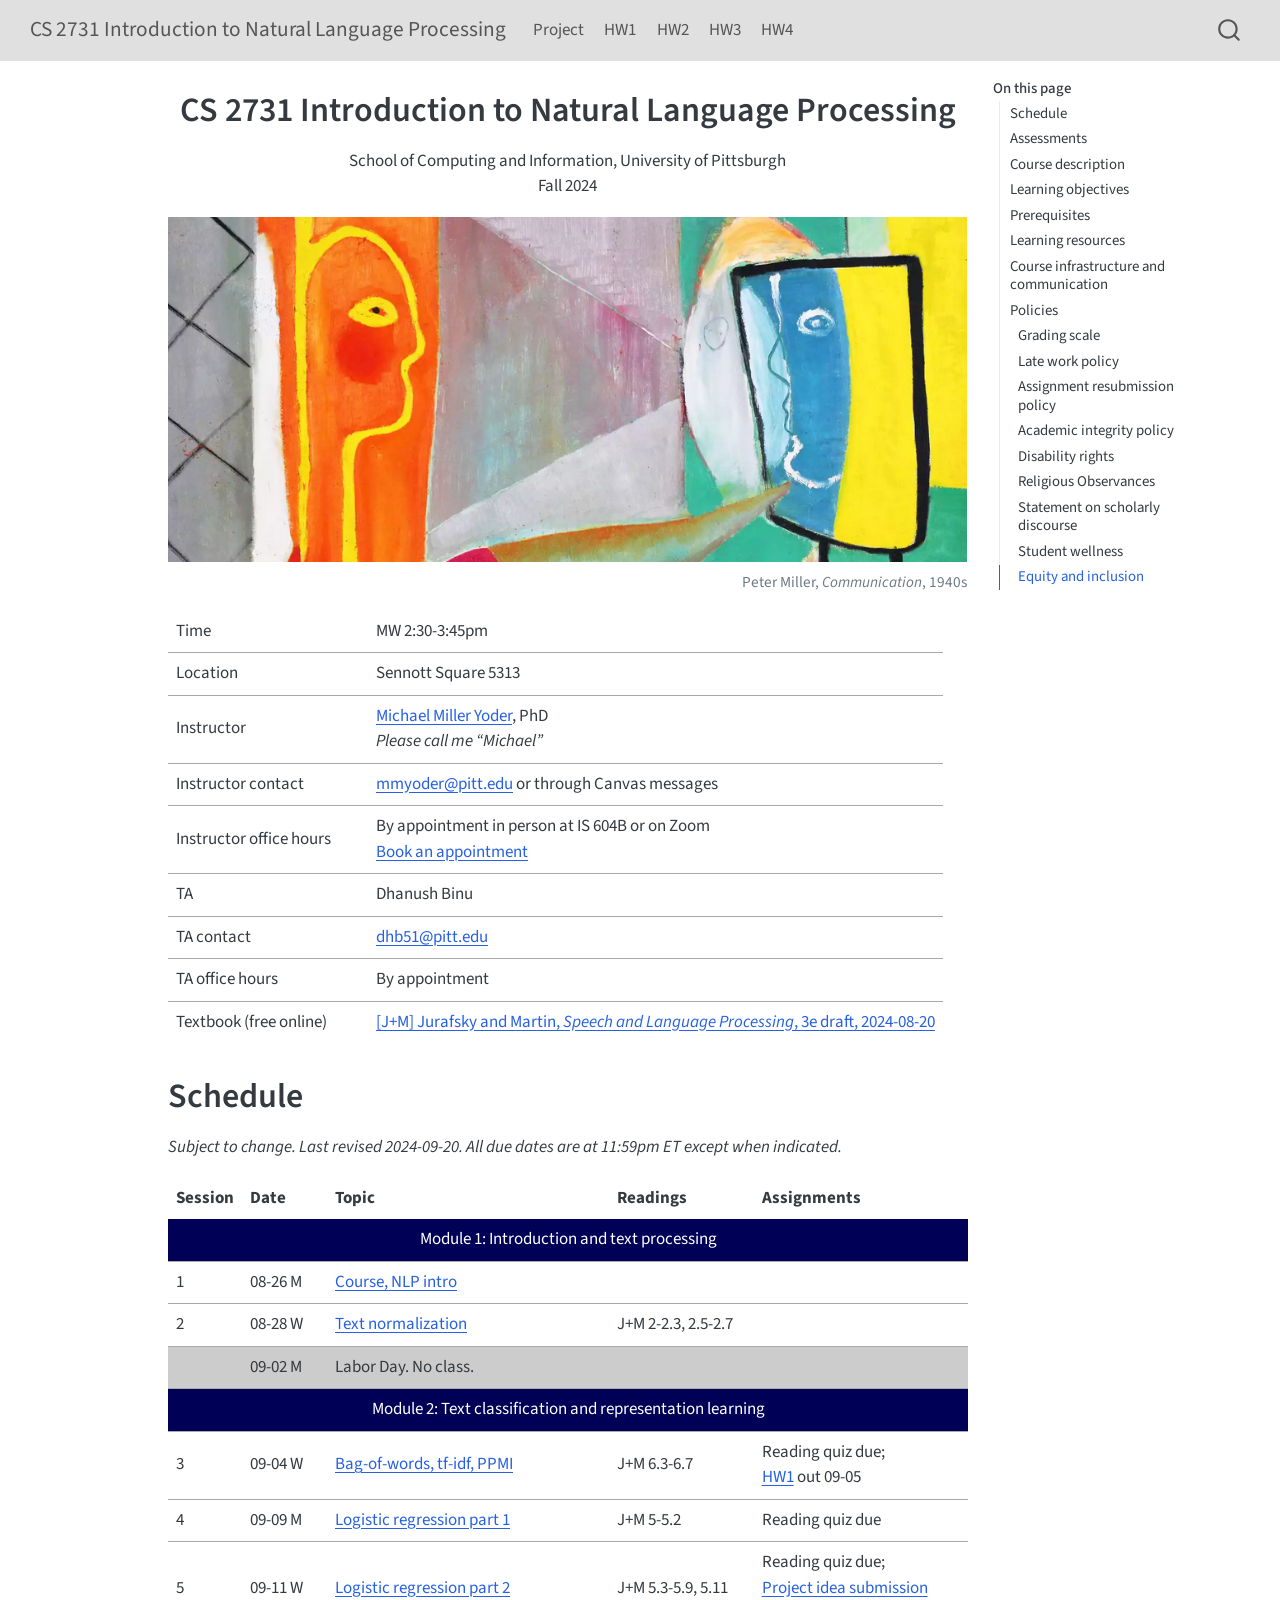
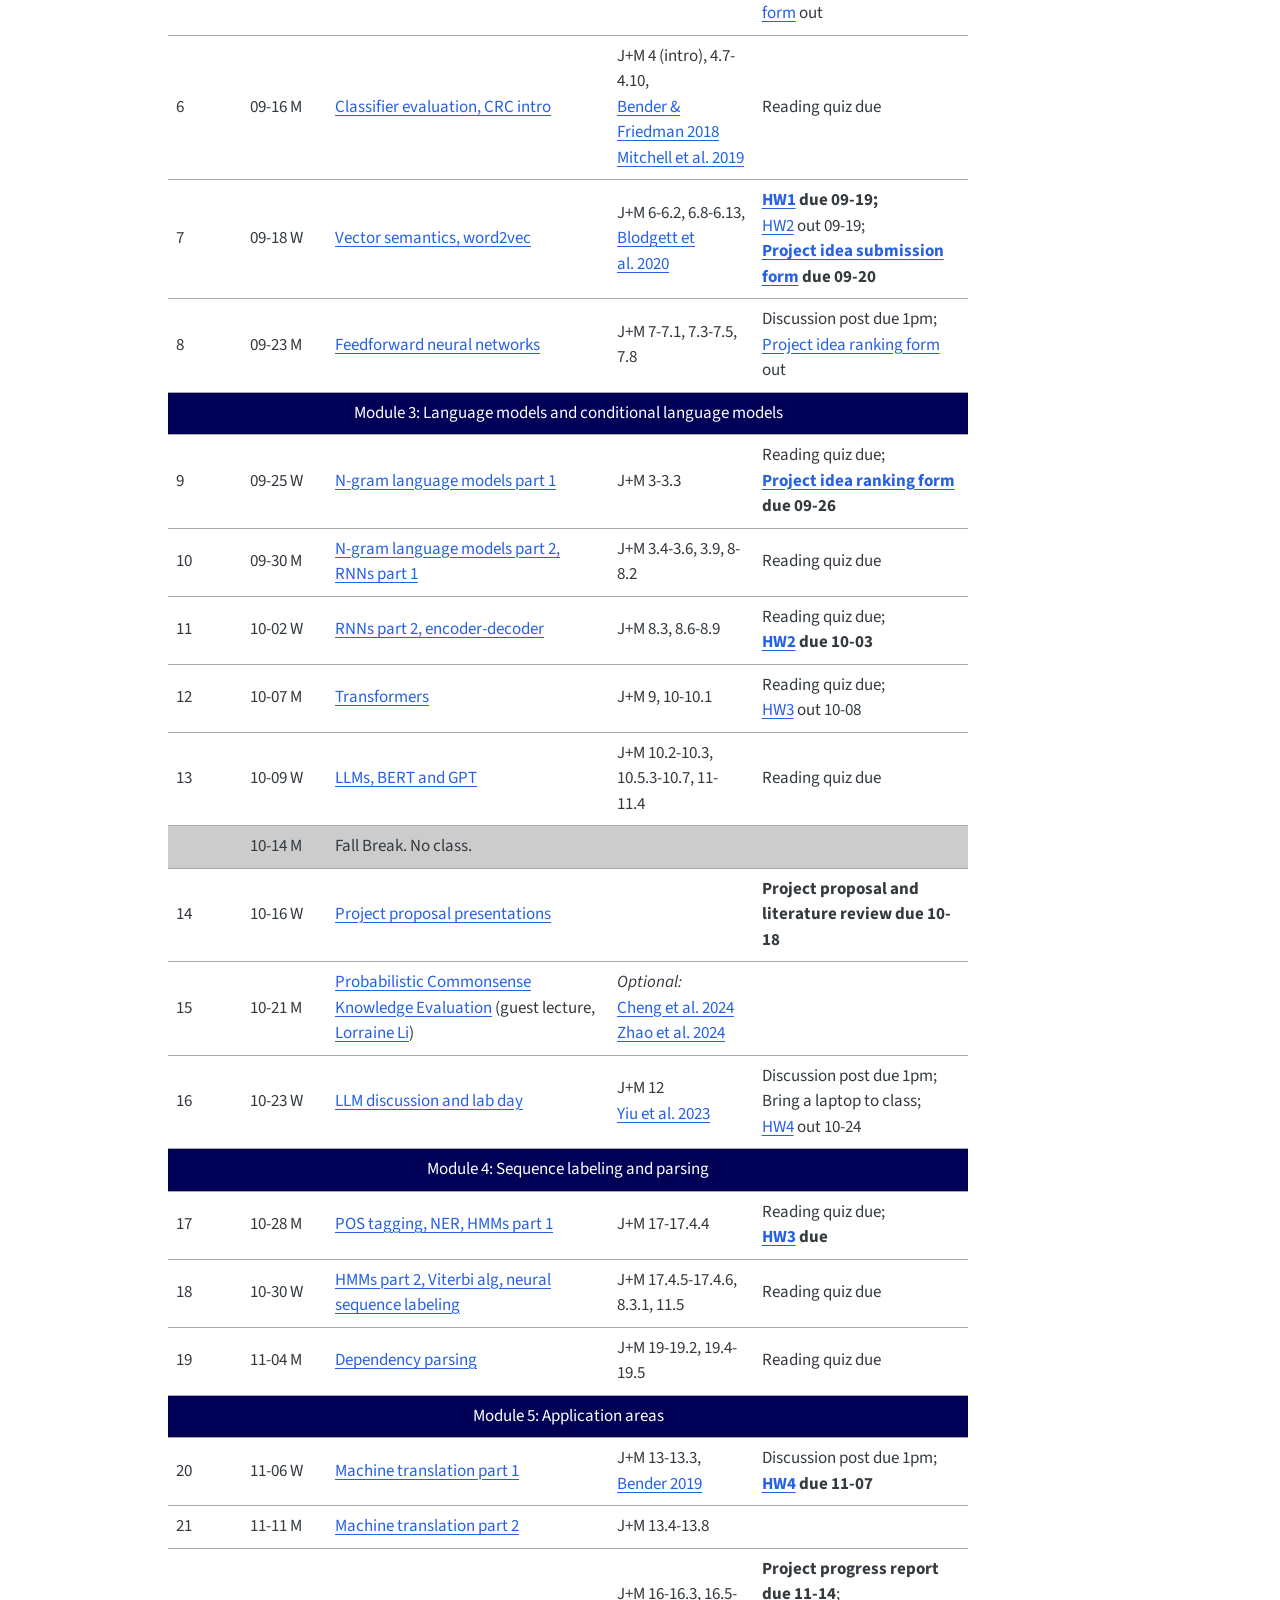
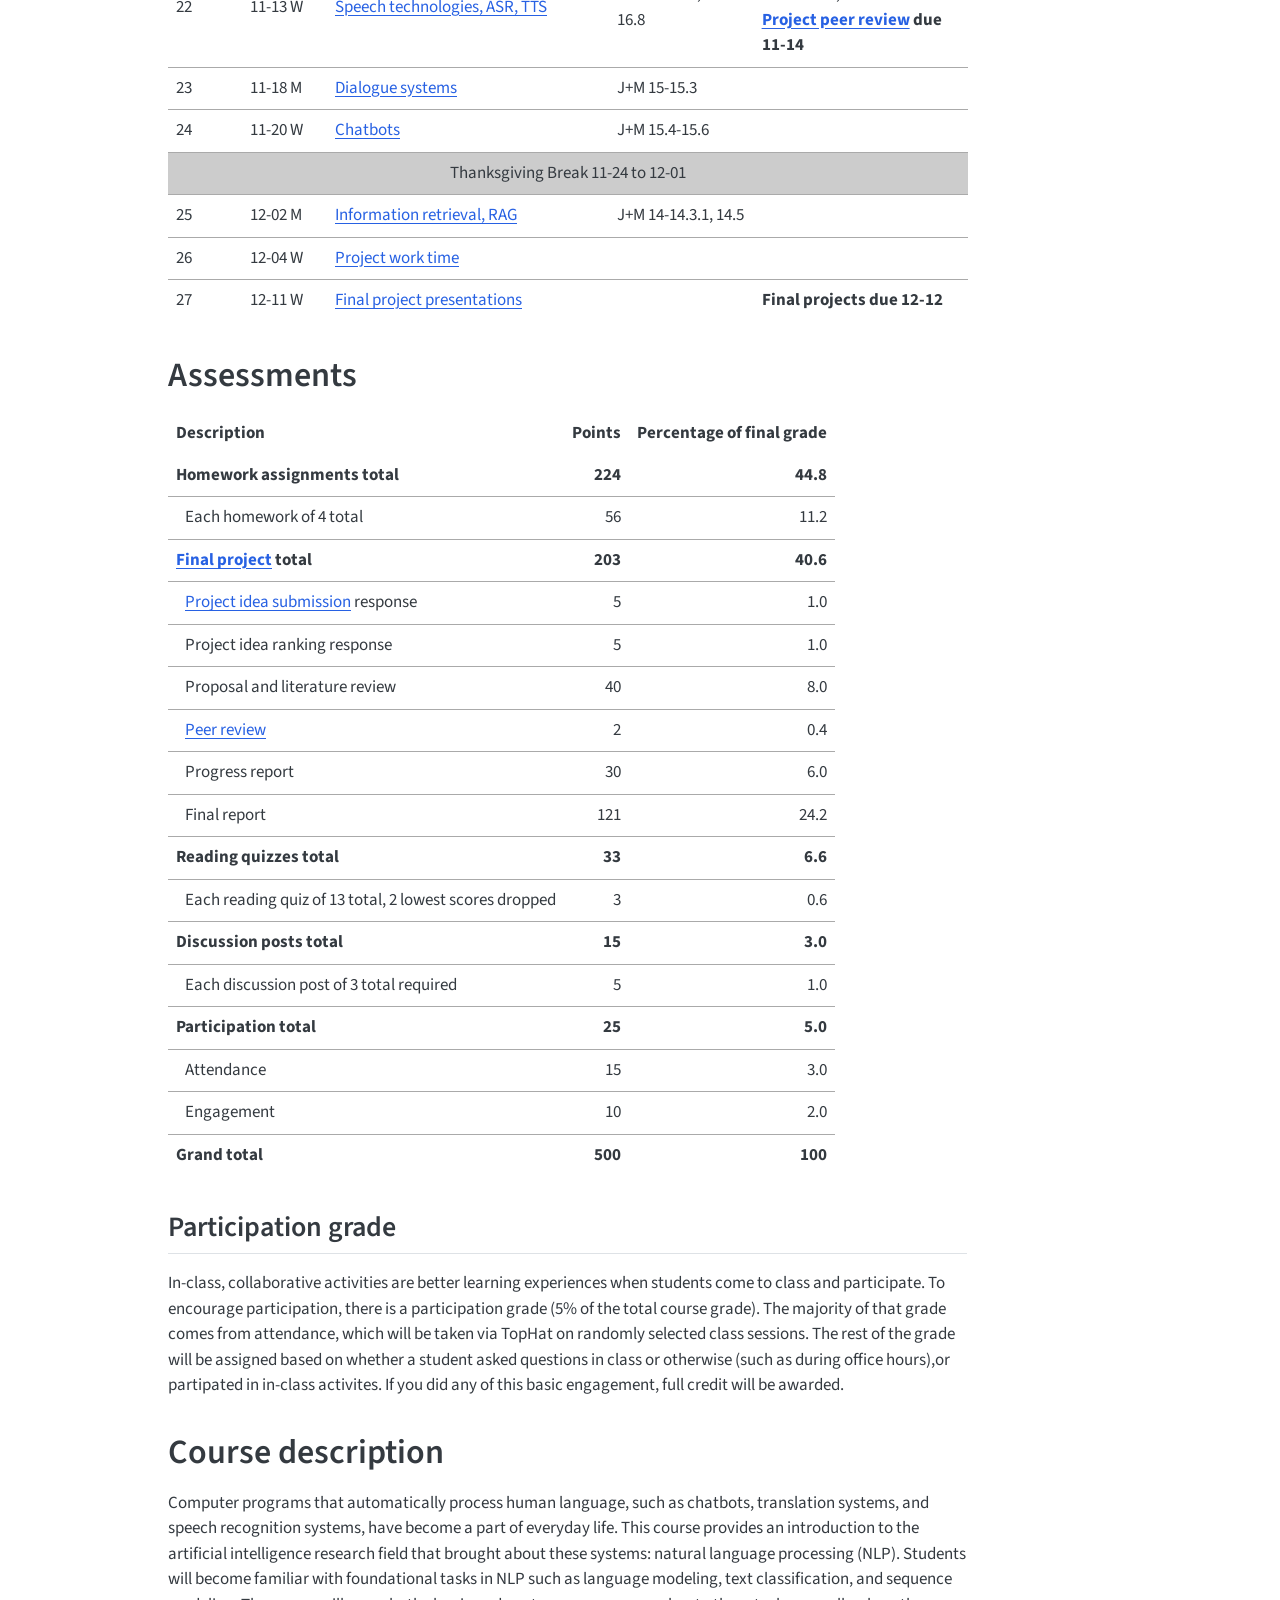
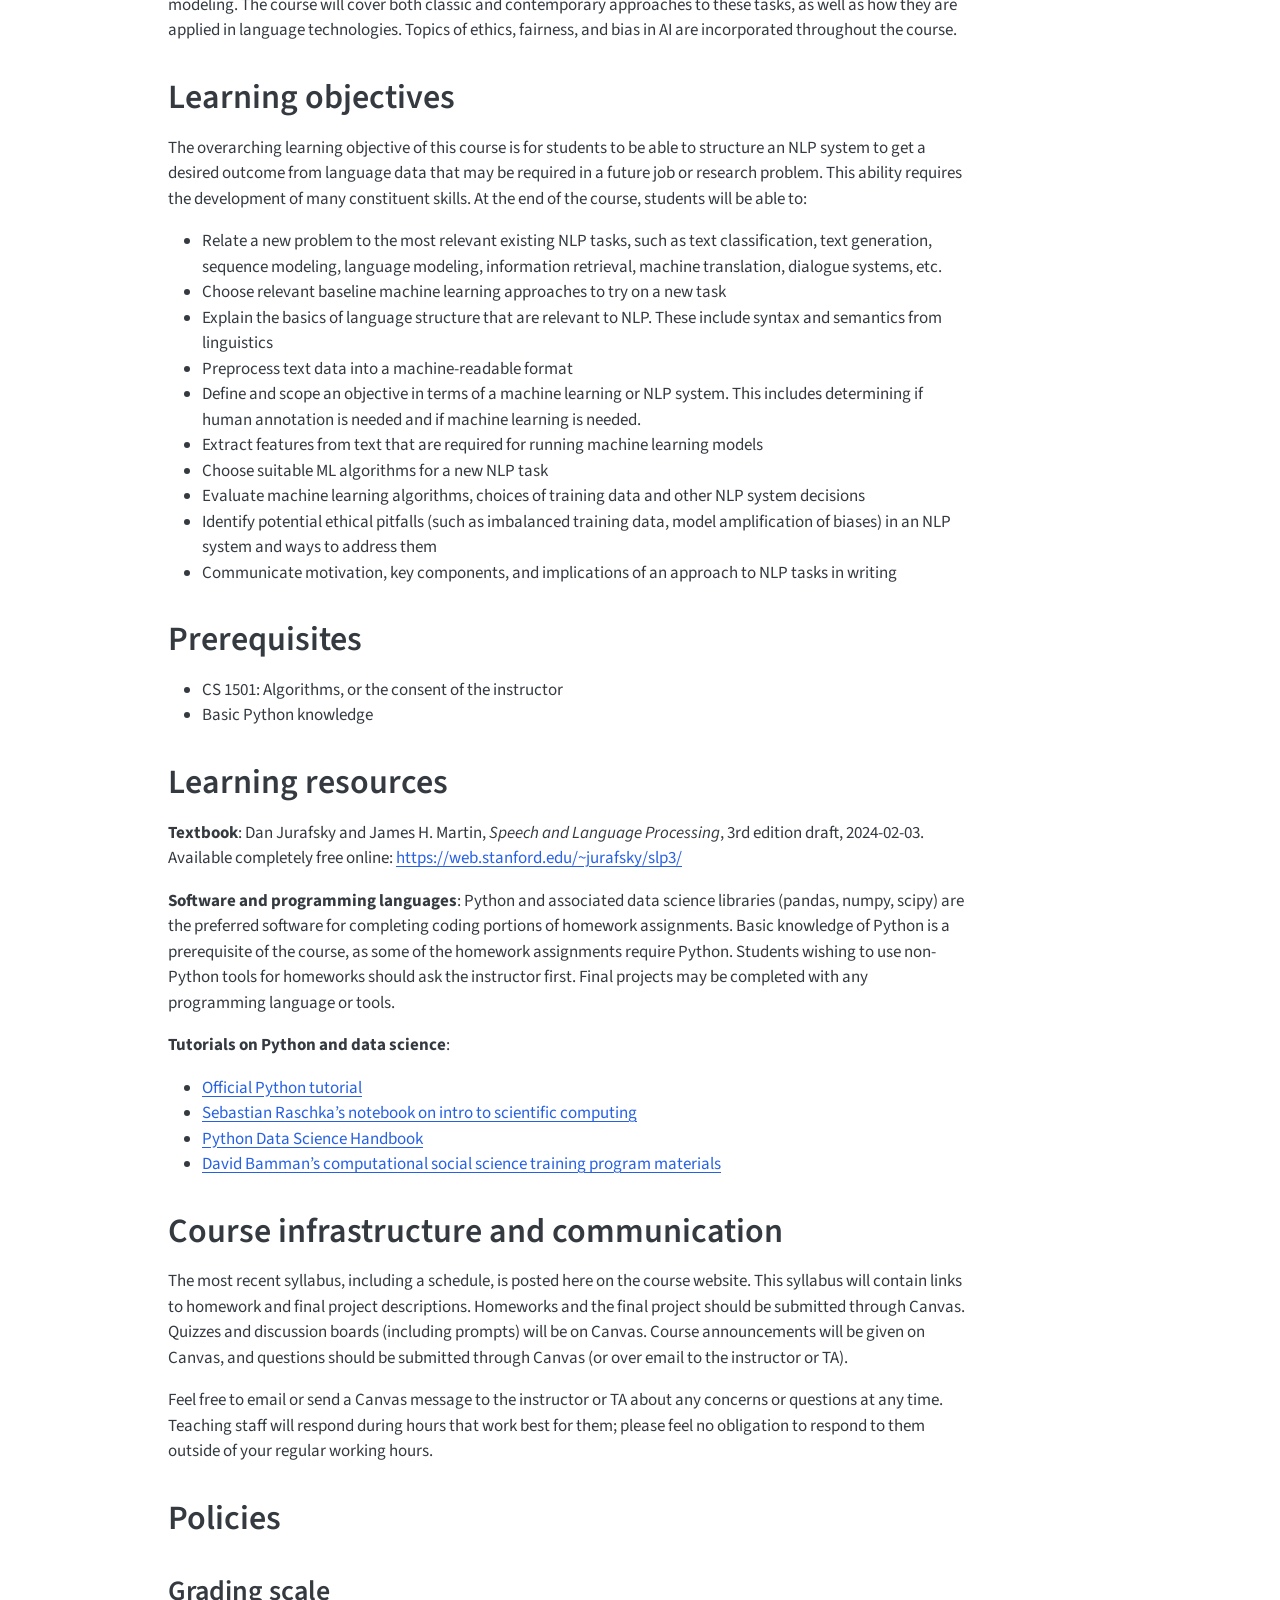
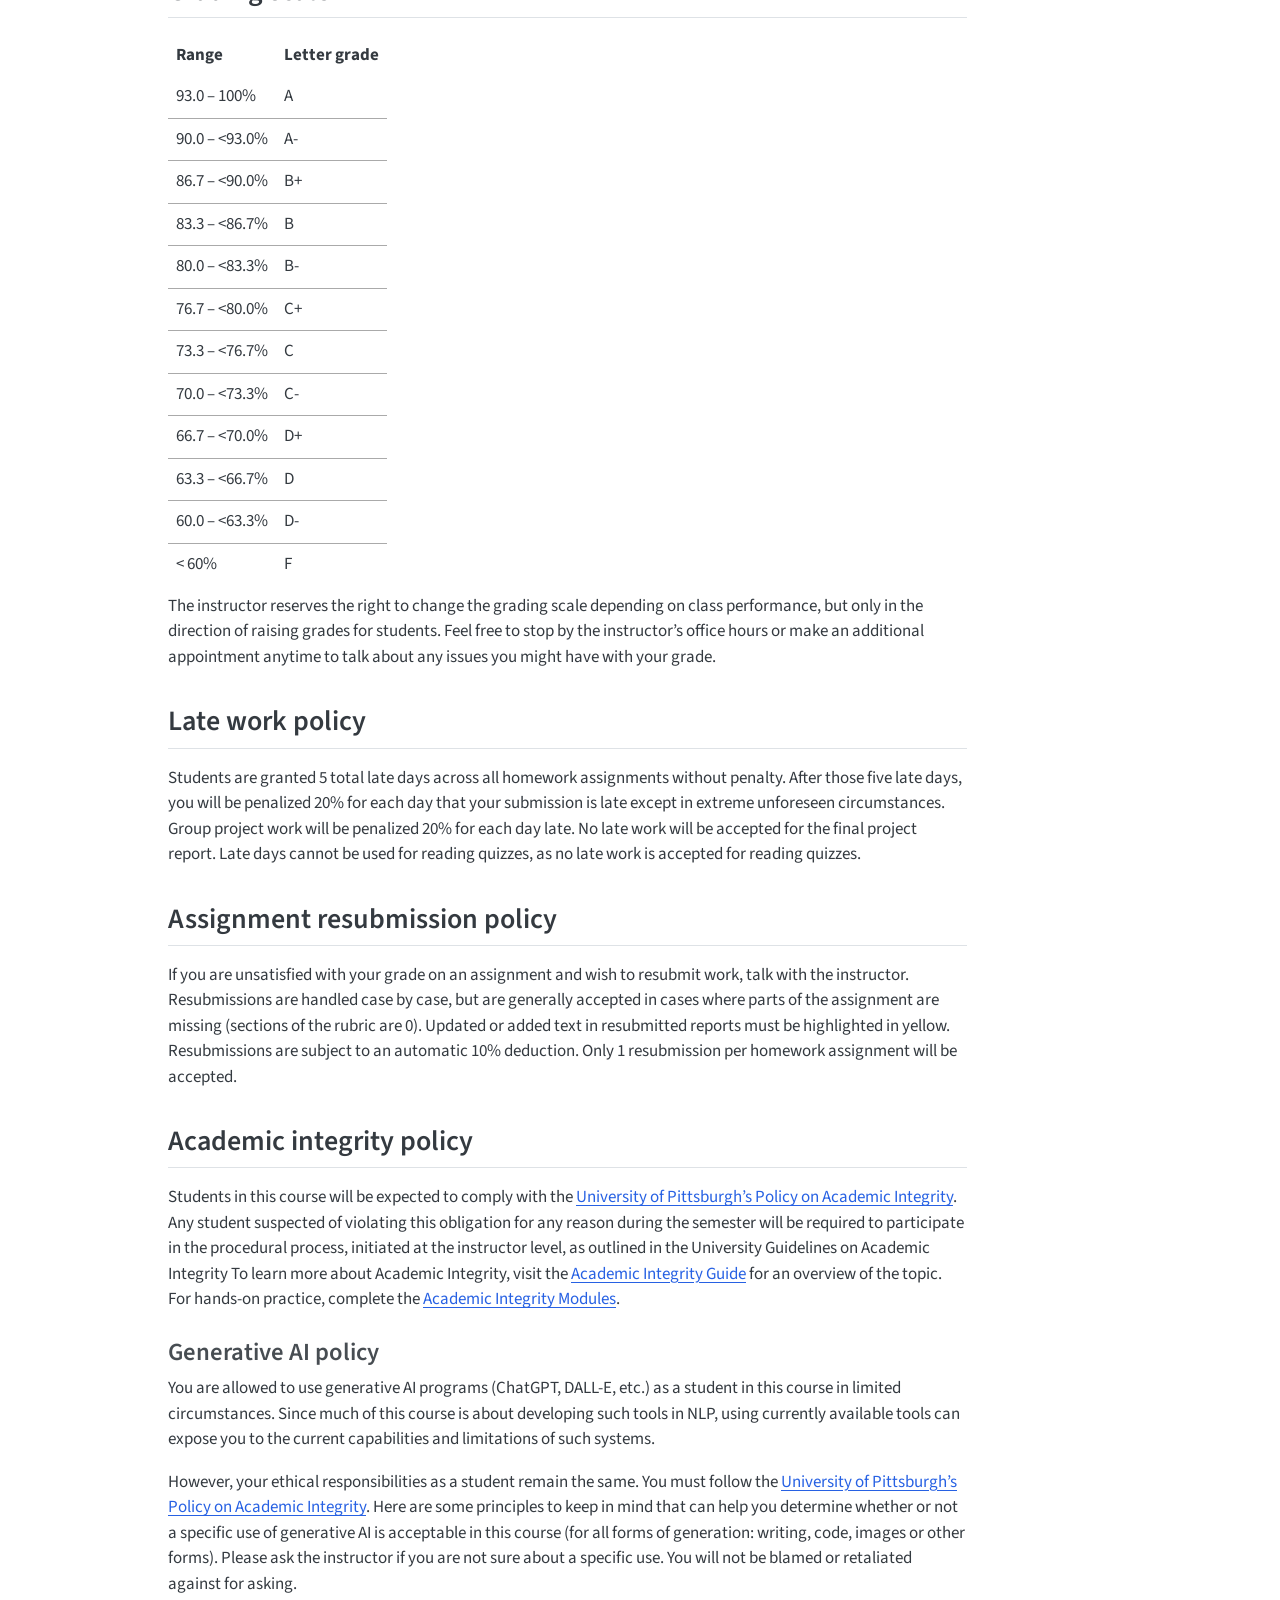
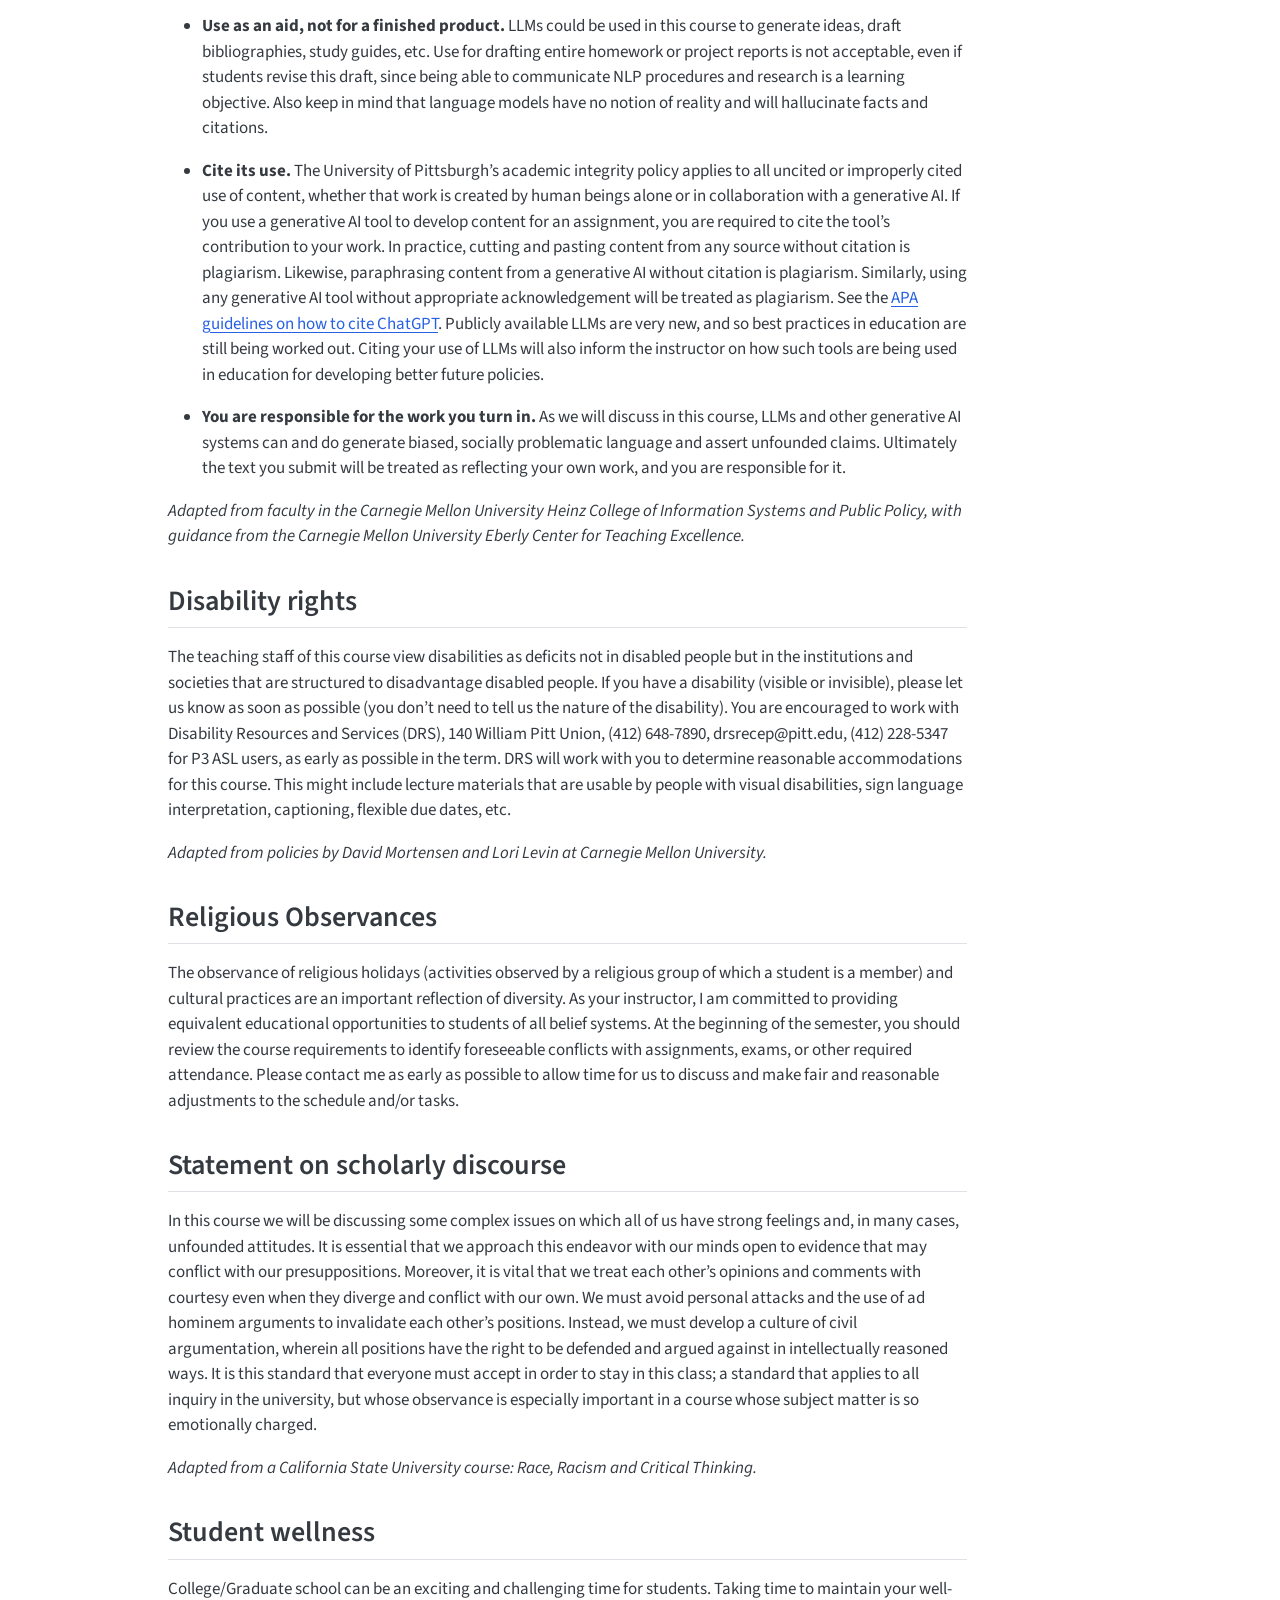
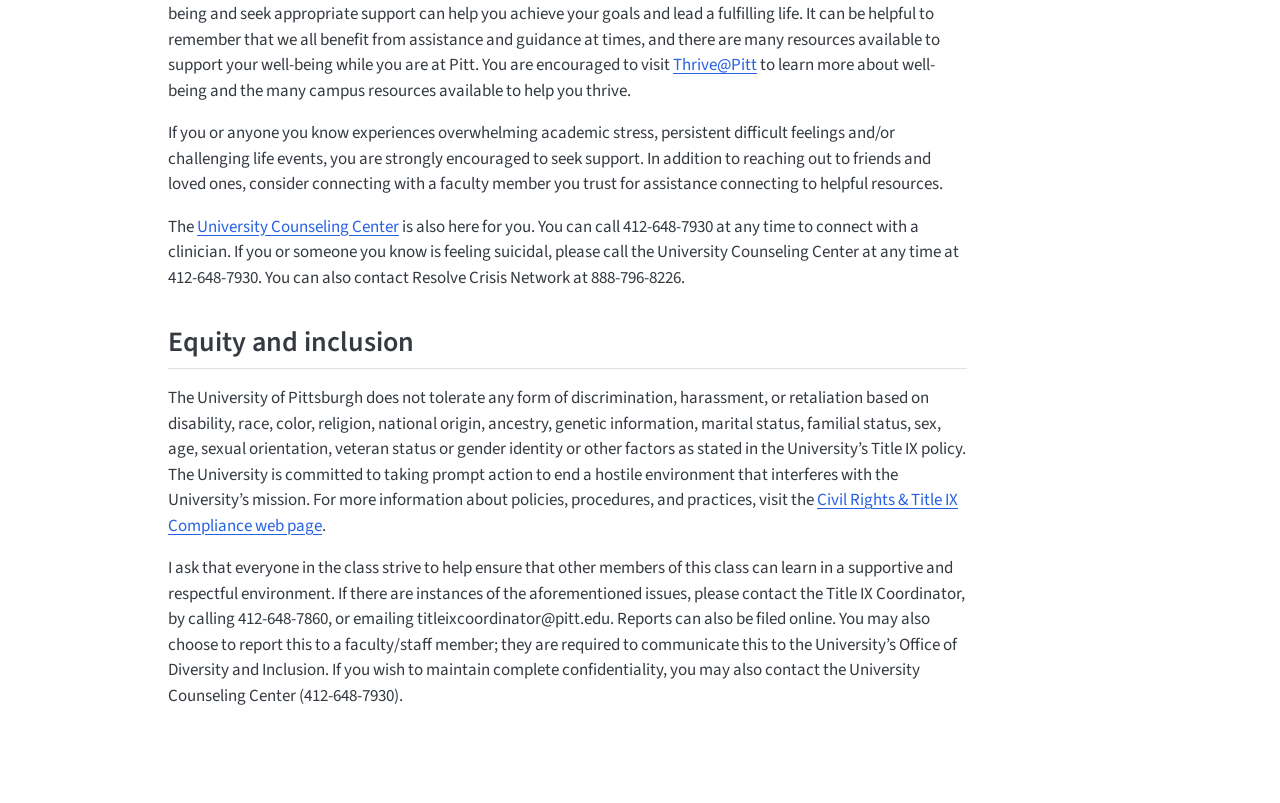
<file: docs/index.html>
<!DOCTYPE html>
<html xmlns="http://www.w3.org/1999/xhtml" lang="en" xml:lang="en"><head>

<meta charset="utf-8">
<meta name="generator" content="quarto-1.5.55">

<meta name="viewport" content="width=device-width, initial-scale=1.0, user-scalable=yes">


<title>CS 2731 Introduction to Natural Language Processing</title>
<style>
code{white-space: pre-wrap;}
span.smallcaps{font-variant: small-caps;}
div.columns{display: flex; gap: min(4vw, 1.5em);}
div.column{flex: auto; overflow-x: auto;}
div.hanging-indent{margin-left: 1.5em; text-indent: -1.5em;}
ul.task-list{list-style: none;}
ul.task-list li input[type="checkbox"] {
  width: 0.8em;
  margin: 0 0.8em 0.2em -1em; /* quarto-specific, see https://github.com/quarto-dev/quarto-cli/issues/4556 */ 
  vertical-align: middle;
}
</style>


<script src="site_libs/quarto-nav/quarto-nav.js"></script>
<script src="site_libs/quarto-nav/headroom.min.js"></script>
<script src="site_libs/clipboard/clipboard.min.js"></script>
<script src="site_libs/quarto-search/autocomplete.umd.js"></script>
<script src="site_libs/quarto-search/fuse.min.js"></script>
<script src="site_libs/quarto-search/quarto-search.js"></script>
<meta name="quarto:offset" content="./">
<script src="site_libs/quarto-html/quarto.js"></script>
<script src="site_libs/quarto-html/popper.min.js"></script>
<script src="site_libs/quarto-html/tippy.umd.min.js"></script>
<script src="site_libs/quarto-html/anchor.min.js"></script>
<link href="site_libs/quarto-html/tippy.css" rel="stylesheet">
<link href="site_libs/quarto-html/quarto-syntax-highlighting.css" rel="stylesheet" id="quarto-text-highlighting-styles">
<script src="site_libs/bootstrap/bootstrap.min.js"></script>
<link href="site_libs/bootstrap/bootstrap-icons.css" rel="stylesheet">
<link href="site_libs/bootstrap/bootstrap.min.css" rel="stylesheet" id="quarto-bootstrap" data-mode="light">
<script id="quarto-search-options" type="application/json">{
  "location": "navbar",
  "copy-button": false,
  "collapse-after": 3,
  "panel-placement": "end",
  "type": "overlay",
  "limit": 50,
  "keyboard-shortcut": [
    "f",
    "/",
    "s"
  ],
  "show-item-context": false,
  "language": {
    "search-no-results-text": "No results",
    "search-matching-documents-text": "matching documents",
    "search-copy-link-title": "Copy link to search",
    "search-hide-matches-text": "Hide additional matches",
    "search-more-match-text": "more match in this document",
    "search-more-matches-text": "more matches in this document",
    "search-clear-button-title": "Clear",
    "search-text-placeholder": "",
    "search-detached-cancel-button-title": "Cancel",
    "search-submit-button-title": "Submit",
    "search-label": "Search"
  }
}</script>


<link rel="stylesheet" href="styles.css">
</head>

<body class="nav-fixed">

<div id="quarto-search-results"></div>
  <header id="quarto-header" class="headroom fixed-top">
    <nav class="navbar navbar-expand-lg " data-bs-theme="dark">
      <div class="navbar-container container-fluid">
      <div class="navbar-brand-container mx-auto">
    <a class="navbar-brand" href="./index.html">
    <span class="navbar-title">CS 2731 Introduction to Natural Language Processing</span>
    </a>
  </div>
            <div id="quarto-search" class="" title="Search"></div>
          <button class="navbar-toggler" type="button" data-bs-toggle="collapse" data-bs-target="#navbarCollapse" aria-controls="navbarCollapse" role="menu" aria-expanded="false" aria-label="Toggle navigation" onclick="if (window.quartoToggleHeadroom) { window.quartoToggleHeadroom(); }">
  <span class="navbar-toggler-icon"></span>
</button>
          <div class="collapse navbar-collapse" id="navbarCollapse">
            <ul class="navbar-nav navbar-nav-scroll me-auto">
  <li class="nav-item">
    <a class="nav-link" href="./project.html"> 
<span class="menu-text">Project</span></a>
  </li>  
  <li class="nav-item">
    <a class="nav-link" href="./hw1.html"> 
<span class="menu-text">HW1</span></a>
  </li>  
  <li class="nav-item">
    <a class="nav-link" href="./hw2.html"> 
<span class="menu-text">HW2</span></a>
  </li>  
  <li class="nav-item">
    <a class="nav-link" href="./hw3.html"> 
<span class="menu-text">HW3</span></a>
  </li>  
  <li class="nav-item">
    <a class="nav-link" href="./hw4.html"> 
<span class="menu-text">HW4</span></a>
  </li>  
</ul>
          </div> <!-- /navcollapse -->
            <div class="quarto-navbar-tools">
</div>
      </div> <!-- /container-fluid -->
    </nav>
</header>
<!-- content -->
<div id="quarto-content" class="quarto-container page-columns page-rows-contents page-layout-article page-navbar">
<!-- sidebar -->
<!-- margin-sidebar -->
    <div id="quarto-margin-sidebar" class="sidebar margin-sidebar">
        <nav id="TOC" role="doc-toc" class="toc-active">
    <h2 id="toc-title">On this page</h2>
   
  <ul>
  <li><a href="#schedule" id="toc-schedule" class="nav-link active" data-scroll-target="#schedule">Schedule</a></li>
  <li><a href="#assessments" id="toc-assessments" class="nav-link" data-scroll-target="#assessments">Assessments</a>
  <ul class="collapse">
  <li><a href="#participation-grade" id="toc-participation-grade" class="nav-link" data-scroll-target="#participation-grade">Participation grade</a></li>
  </ul></li>
  <li><a href="#course-description" id="toc-course-description" class="nav-link" data-scroll-target="#course-description">Course description</a></li>
  <li><a href="#learning-objectives" id="toc-learning-objectives" class="nav-link" data-scroll-target="#learning-objectives">Learning objectives</a></li>
  <li><a href="#prerequisites" id="toc-prerequisites" class="nav-link" data-scroll-target="#prerequisites">Prerequisites</a></li>
  <li><a href="#learning-resources" id="toc-learning-resources" class="nav-link" data-scroll-target="#learning-resources">Learning resources</a></li>
  <li><a href="#course-infrastructure-and-communication" id="toc-course-infrastructure-and-communication" class="nav-link" data-scroll-target="#course-infrastructure-and-communication">Course infrastructure and communication</a></li>
  <li><a href="#policies" id="toc-policies" class="nav-link" data-scroll-target="#policies">Policies</a>
  <ul class="collapse">
  <li><a href="#grading-scale" id="toc-grading-scale" class="nav-link" data-scroll-target="#grading-scale">Grading scale</a></li>
  <li><a href="#late-work-policy" id="toc-late-work-policy" class="nav-link" data-scroll-target="#late-work-policy">Late work policy</a></li>
  <li><a href="#assignment-resubmission-policy" id="toc-assignment-resubmission-policy" class="nav-link" data-scroll-target="#assignment-resubmission-policy">Assignment resubmission policy</a></li>
  <li><a href="#academic-integrity-policy" id="toc-academic-integrity-policy" class="nav-link" data-scroll-target="#academic-integrity-policy">Academic integrity policy</a>
  <ul class="collapse">
  <li><a href="#generative-ai-policy" id="toc-generative-ai-policy" class="nav-link" data-scroll-target="#generative-ai-policy">Generative AI policy</a></li>
  </ul></li>
  <li><a href="#disability-rights" id="toc-disability-rights" class="nav-link" data-scroll-target="#disability-rights">Disability rights</a></li>
  <li><a href="#religious-observances" id="toc-religious-observances" class="nav-link" data-scroll-target="#religious-observances">Religious Observances</a></li>
  <li><a href="#statement-on-scholarly-discourse" id="toc-statement-on-scholarly-discourse" class="nav-link" data-scroll-target="#statement-on-scholarly-discourse">Statement on scholarly discourse</a></li>
  <li><a href="#student-wellness" id="toc-student-wellness" class="nav-link" data-scroll-target="#student-wellness">Student wellness</a></li>
  <li><a href="#equity-and-inclusion" id="toc-equity-and-inclusion" class="nav-link" data-scroll-target="#equity-and-inclusion">Equity and inclusion</a></li>
  </ul></li>
  </ul>
</nav>
    </div>
<!-- main -->
<main class="content" id="quarto-document-content">

<header id="title-block-header" class="quarto-title-block default">
<div class="quarto-title">
<h1 class="title">CS 2731 Introduction to Natural Language Processing</h1>
</div>



<div class="quarto-title-meta">

    
  
    
  </div>
  


</header>


<div style="text-align: center">
<p>School of Computing and Information, University of Pittsburgh<br>
Fall 2024</p>
</div>
<div class="quarto-figure quarto-figure-center">
<figure class="figure">
<p><img src="img/peter_miller_communication_cropped.png" class="img-fluid figure-img"></p>
<figcaption>Peter Miller, <em>Communication</em>, 1940s</figcaption>
</figure>
</div>
<!-- Should make this a quarto markdown table-->
<table>
<tbody style="text-align:left">
<tr>
<td>
Time
</td>
<td>
MW 2:30-3:45pm
</td>
</tr>
<tr>
<td>
Location
</td>
<td>
Sennott Square 5313
</td>
</tr>
<tr>
<td>
Instructor
</td>
<td>
<a href="https://michaelmilleryoder.github.io">Michael Miller Yoder</a>, PhD<br><i>Please call me “Michael”</i>
</td>
</tr>
<tr>
<td>
Instructor contact
</td>
<td>
<a href="mailto:mmyoder@pitt.edu">mmyoder@pitt.edu</a> or through Canvas messages
</td>
</tr>
<tr>
<td style="width:200px">
Instructor office hours
</td>
<td>
By appointment in person at IS 604B or on Zoom<br><a href="https://outlook-sdf.office.com/bookwithme/user/2536c861ee3f49ab9a4a872751754279@pitt.edu?anonymous&amp;ep=plink">Book an appointment</a>
</td>
</tr>
<tr>
<td>
TA
</td>
<td>
Dhanush Binu
</td>
</tr>
<tr>
<td>
TA contact
</td>
<td>
<a href="mailto:dhb51@pitt.edu">dhb51@pitt.edu</a>
</td>
</tr>
<tr>
<td>
TA office hours
</td>
<td>
By appointment
</td>
</tr>
<tr>
<td>
Textbook (free online)
</td>
<td>
<a href="https://web.stanford.edu/~jurafsky/slp3">[J+M] Jurafsky and Martin, <i>Speech and Language Processing</i>, 3e draft, 2024-08-20</a>
</td>
</tr>
</tbody>
</table>
<section id="schedule" class="level1">
<h1>Schedule</h1>
<p><em>Subject to change. Last revised 2024-09-20. All due dates are at 11:59pm ET except when indicated.</em></p>
<!-- Should convert this to quarto markdown-->
<table class="schedule">
<thead>
<tr>
<th>
Session
</th>
<th style="width:85px">
Date
</th>
<!--<th>Date</th>-->
<th>
Topic
</th>
<th>
Readings
</th>
<th>
Assignments
</th>
</tr>
</thead>
<tbody>
<tr>
<td colspan="5" style="text-align:center; background-color:#000057; color:white">
Module 1: Introduction and text processing
</td>
</tr>
<tr>
<td>
1
</td>
<td>
08-26 M
</td>
<td>
<a href="slides/session1_cs2731_fall2024.pdf">Course, NLP intro</a>
</td>
<td>
</td>
<td>
</td>
<!--<td><a href="https://forms.gle/dtRnWmCpe9C8TXSm9">Project survey</a> out</td>-->
</tr>
<tr>
<td>
2
</td>
<td>
08-28 W
</td>
<td>
<a href="slides/session2_cs2731_fall2024.pdf">Text normalization</a>
</td>
<td>
J+M 2-2.3, 2.5-2.7
</td>
<td>
</td>
</tr>
<tr style="background-color:#cccccc">
<td>
</td>
<td>
09-02 M
</td>
<td style="font:italic">
Labor Day. No class.
</td>
<td>
</td>
<td>
</td>
</tr>
<tr>
<td colspan="5" style="text-align:center; background-color:#000057; color:white">
Module 2: Text classification and representation learning
</td>
</tr>
<tr>
<td>
3
</td>
<td>
09-04 W
</td>
<td>
<a href="slides/session3_cs2731_fall2024.pdf">Bag-of-words, tf-idf, PPMI</a>
</td>
<td>
J+M 6.3-6.7
</td>
<td>
Reading quiz due; <br><a href="hw1">HW1</a> out 09-05
</td>
</tr>
<tr>
<td>
4
</td>
<td>
09-09 M
</td>
<td>
<a href="slides/session4_cs2731_fall2024.pdf">Logistic regression part 1</a>
</td>
<td>
J+M 5-5.2
</td>
<td>
Reading quiz due
</td>
</tr>
<tr>
<td>
5
</td>
<td>
09-11 W
</td>
<td>
<a href="slides/session5_cs2731_fall2024.pdf">Logistic regression part 2</a>
</td>
<td>
J+M 5.3-5.9, 5.11
</td>
<td>
Reading quiz due;<br><a href="https://forms.office.com/r/ZkMKpcSfhw">Project idea submission form</a> out
</td>
</tr>
<tr>
<td>
6
</td>
<td>
09-16 M
</td>
<td>
<a href="slides/session6_cs2731_fall2024.pdf">Classifier evaluation, CRC intro</a>
</td>
<td>
J+M 4 (intro), 4.7-4.10,<br><a href="https://aclanthology.org/Q18-1041.pdf">Bender &amp; Friedman 2018</a><br><a href="https://arxiv.org/pdf/1810.03993.pdf">Mitchell et al.&nbsp;2019</a>
</td>
<td>
Reading quiz due
</td>
</tr>
<tr>
<td>
7
</td>
<td>
09-18 W
</td>
<td>
<a href="slides/session7_cs2731_fall2024.pdf">Vector semantics, word2vec</a>
</td>
<td>
J+M 6-6.2, 6.8-6.13,<br><a href="https://aclanthology.org/2020.acl-main.485.pdf">Blodgett et al.&nbsp;2020</a>
</td>
<td>
<strong><a href="hw1">HW1</a> due 09-19;</strong><br><a href="hw2">HW2</a> out 09-19;<br><strong><a href="https://forms.office.com/r/ZkMKpcSfhw">Project idea submission form</a> due 09-20</strong>
</td>
</tr>
<tr>
<td>
8
</td>
<td>
09-23 M
</td>
<td>
<a href="slides/session8_cs2731_fall2024.pdf">Feedforward neural networks</a>
</td>
<td>
J+M 7-7.1, 7.3-7.5, 7.8
</td>
<td>
Discussion post due 1pm;<br><a href="https://forms.office.com/r/JHL2QPxdPH">Project idea ranking form</a> out
</td>
</tr>
<tr>
<td colspan="5" style="text-align:center; background-color:#000057; color:white">
Module 3: Language models and conditional language models
</td>
</tr>
<tr>
<td>
9
</td>
<td>
09-25 W
</td>
<td>
<a href="slides/session9_cs2731_fall2024.pdf">N-gram language models part 1</a>
</td>
<td>
J+M 3-3.3
</td>
<td>
Reading quiz due;<br><strong><a href="https://forms.office.com/r/JHL2QPxdPH">Project idea ranking form</a> due 09-26</strong>
</td>
</tr>
<tr>
<td>
10
</td>
<td>
09-30 M
</td>
<td>
<a href="slides/session10_cs2731_fall2024.pdf">N-gram language models part 2, RNNs part 1</a>
</td>
<td>
J+M 3.4-3.6, 3.9, 8-8.2
</td>
<td>
Reading quiz due
</td>
</tr>
<tr>
<td>
11
</td>
<td>
10-02 W
</td>
<td>
<a href="slides/session11_cs2731_fall2024.pdf">RNNs part 2, encoder-decoder</a>
</td>
<td>
J+M 8.3, 8.6-8.9
</td>
<td>
Reading quiz due; <br><b><a href="hw2">HW2</a> due 10-03</b>
</td>
</tr>
<tr>
<td>
12
</td>
<td>
10-07 M
</td>
<td>
<a href="slides/session12_cs2731_fall2024.pdf">Transformers</a>
</td>
<td>
J+M 9, 10-10.1
</td>
<td>
Reading quiz due;<br><a href="hw3">HW3</a> out 10-08
</td>
</tr>
<tr>
<td>
13
</td>
<td>
10-09 W
</td>
<td>
<a href="slides/session13_cs2731_fall2024.pdf">LLMs, BERT and GPT
</a></td>
<td>
J+M 10.2-10.3, 10.5.3-10.7, 11-11.4
</td>
<td>
Reading quiz due
</td>
</tr>
<tr style="background-color:#cccccc">
<td>
</td>
<td>
10-14 M
</td>
<td style="font:italic">
Fall Break. No class.
</td>
<td>
</td>
<td>
</td>
</tr>
<tr>
<td>
14
</td>
<td>
10-16 W
</td>
<td>
<a href="slides/session14_cs2731_fall2024.pdf">Project proposal presentations</a>
</td>
<td>
</td>
<td>
<strong>Project proposal and literature review due 10-18</strong>
</td>
</tr>
<tr>
<td>
15
</td>
<td>
10-21 M
</td>
<td>
<a href="slides/session15_cs2731_fall2024.pdf">Probabilistic Commonsense Knowledge Evaluation</a> (guest lecture, <a href="https://lorraine333.github.io/">Lorraine Li</a>)
</td>
<td>
<em>Optional:</em><br> <a href="https://arxiv.org/pdf/2406.04145">Cheng et al.&nbsp;2024</a><br> <a href="https://arxiv.org/pdf/2311.08469">Zhao et al.&nbsp;2024</a>
</td>
<td>
</td>
</tr>
<tr>
<td>
16
</td>
<td>
10-23 W
</td>
<td>
<a href="slides/session16_cs2731_fall2024.pdf">LLM discussion and lab day</a>
</td>
<td>
J+M 12<br><a href="https://journals.sagepub.com/doi/full/10.1177/17456916231201401">Yiu et al.&nbsp;2023</a>
</td>
<td>
Discussion post due 1pm;<br>Bring a laptop to class;<br><a href="hw4">HW4</a> out 10-24
</td>
</tr>
<tr>
<td colspan="5" style="text-align:center; background-color:#000057; color:white">
Module 4: Sequence labeling and parsing
</td>
</tr>
<tr>
<td>
17
</td>
<td>
10-28 M
</td>
<td>
<a href="slides/session17_cs2731_fall2024.pdf">POS tagging, NER, HMMs part 1</a>
</td>
<td>
J+M 17-17.4.4
</td>
<td>
Reading quiz due; <br><b><a href="hw3">HW3</a> due</b>
</td>
</tr>
<tr>
<td>
18
</td>
<td>
10-30 W
</td>
<td>
<a href="slides/session18_cs2731_fall2024.pdf">HMMs part 2, Viterbi alg, neural sequence labeling</a>
</td>
<td>
J+M 17.4.5-17.4.6, 8.3.1, 11.5
</td>
<td>
Reading quiz due
</td>
</tr>
<tr>
<td>
19
</td>
<td>
11-04 M
</td>
<td>
<a href="slides/session19_cs2731_fall2024.pdf">Dependency parsing</a>
</td>
<td>
J+M 19-19.2, 19.4-19.5
</td>
<td>
Reading quiz due
</td>
</tr>
<tr>
<td colspan="5" style="text-align:center; background-color:#000057; color:white">
Module 5: Application areas
</td>
</tr>
<tr>
<td>
20
</td>
<td>
11-06 W
</td>
<td>
<a href="slides/session20_cs2731_fall2024.pdf">Machine translation part 1</a>
</td>
<td>
J+M 13-13.3,<br><a href="https://thegradient.pub/the-benderrule-on-naming-the-languages-we-study-and-why-it-matters/">Bender 2019</a>
</td>
<td>
Discussion post due 1pm; <br><strong><a href="hw4">HW4</a> due 11-07</strong>
</td>
</tr>
<tr>
<td>
21
</td>
<td>
11-11 M
</td>
<td>
<a href="slides/session21_cs2731_fall2024.pdf">Machine translation part 2</a>
</td>
<td>
J+M 13.4-13.8
</td>
<td>
</td>
</tr>
<tr>
<td>
22
</td>
<td>
11-13 W
</td>
<td>
<a href="slides/session22_cs2731_fall2024.pdf">Speech technologies, ASR, TTS</a>
</td>
<td>
J+M 16-16.3, 16.5-16.8
</td>
<td>
<b>Project progress report due 11-14</b>;<br><b><a href="https://forms.office.com/r/AjAW253DHT">Project peer review</a> due 11-14</b>
</td>
</tr>
<tr>
<td>
23
</td>
<td>
11-18 M
</td>
<td>
<a href="slides/session23_cs2731_fall2024.pdf">Dialogue systems</a>
</td>
<td>
J+M 15-15.3
</td>
<td>
</td>
</tr>
<tr>
<td>
24
</td>
<td>
11-20 W
</td>
<td>
<a href="slides/session24_cs2731_fall2024.pdf">Chatbots</a>
</td>
<td>
J+M 15.4-15.6
</td>
<td>
</td>
</tr>
<tr style="background-color:#cccccc">
<td colspan="5" style="text-align:center; font:italic">
Thanksgiving Break 11-24 to 12-01
</td>
</tr>
<tr>
<td>
25
</td>
<td>
12-02 M
</td>
<td>
<a href="slides/session25_cs2731_fall2024.pdf">Information retrieval, RAG</a>
</td>
<td>
J+M 14-14.3.1, 14.5
</td>
<td>
</td>
</tr>
<tr>
<td>
26
</td>
<td>
12-04 W
</td>
<td>
<a href="slides/session26_cs2731_fall2024.pdf">Project work time</a>
</td>
<td>
</td>
<td>
</td>
</tr>
<tr>
<td>
27
</td>
<td>
12-11 W
</td>
<td>
<a href="slides/session27_cs2731_fall2024.pdf">Final project presentations</a>
</td>
<td>
</td>
<td>
<strong>Final projects due 12-12</strong>
</td>
</tr>
</tbody>
</table>
</section>
<section id="assessments" class="level1">
<h1>Assessments</h1>
<!--
Description | Points | Percentage of final grade
---|---
[Final project](project)<i><br />&ensp;[Survey](https://docs.google.com/forms/d/e/1FAIpQLSeH_NNke6ltoz9x0BZQzSPYoe-_Fw8S6Cl1YyTjeWQ6Nmd3AA/viewform) response 1%<br />&ensp;[Project area and type of contribution form](https://forms.gle/uxwAmLCL55SjLby5A) 2%<br />&ensp;Proposal 7%<br />&ensp;Basic working system 5%<br />&ensp;Final report and code 31%<br /></i>| 46%
Homeworks (4 total, 11% each)<br />&ensp;[Homework 1: Vector space word similarity](hw1) <br />&ensp;[Homework 2: Text classification](hw2) <br/>&ensp;[Homework 3: Language modeling](hw3) <br/>&ensp;[Homework 4: Sequence labeling](hw4)| 44%
Quizzes, discussion posts | 10%
-->
<table class="caption-top">
<thead>
<tr>
<th>Description</th>
<th style="text-align: right;">Points</th>
<th style="text-align: right;">Percentage of final grade</th>
</tr>
</thead>
<tbody>
<tr>
<td><strong>Homework assignments total</strong></td>
<td style="text-align: right;"><strong>224</strong></td>
<td style="text-align: right;"><strong>44.8</strong></td>
</tr>
<tr>
<td> Each homework of 4 total</td>
<td style="text-align: right;">56</td>
<td style="text-align: right;">11.2</td>
</tr>
<tr>
<td><strong><a href="project">Final project</a> total</strong></td>
<td style="text-align: right;"><strong>203</strong></td>
<td style="text-align: right;"><strong>40.6</strong></td>
</tr>
<tr>
<td> <a href="https://forms.office.com/r/ZkMKpcSfhw">Project idea submission</a> response</td>
<td style="text-align: right;">5</td>
<td style="text-align: right;">1.0</td>
</tr>
<tr>
<td> Project idea ranking response</td>
<td style="text-align: right;">5</td>
<td style="text-align: right;">1.0</td>
</tr>
<tr>
<td> Proposal and literature review</td>
<td style="text-align: right;">40</td>
<td style="text-align: right;">8.0</td>
</tr>
<tr>
<td> <a href="https://forms.office.com/r/AjAW253DHT">Peer review</a></td>
<td style="text-align: right;">2</td>
<td style="text-align: right;">0.4</td>
</tr>
<tr>
<td> Progress report</td>
<td style="text-align: right;">30</td>
<td style="text-align: right;">6.0</td>
</tr>
<tr>
<td> Final report</td>
<td style="text-align: right;">121</td>
<td style="text-align: right;">24.2</td>
</tr>
<tr>
<td><strong>Reading quizzes total</strong></td>
<td style="text-align: right;"><strong>33</strong></td>
<td style="text-align: right;"><strong>6.6</strong></td>
</tr>
<tr>
<td> Each reading quiz of 13 total, 2 lowest scores dropped</td>
<td style="text-align: right;">3</td>
<td style="text-align: right;">0.6</td>
</tr>
<tr>
<td><strong>Discussion posts total</strong></td>
<td style="text-align: right;"><strong>15</strong></td>
<td style="text-align: right;"><strong>3.0</strong></td>
</tr>
<tr>
<td> Each discussion post of 3 total required</td>
<td style="text-align: right;">5</td>
<td style="text-align: right;">1.0</td>
</tr>
<tr>
<td><strong>Participation total</strong></td>
<td style="text-align: right;"><strong>25</strong></td>
<td style="text-align: right;"><strong>5.0</strong></td>
</tr>
<tr>
<td> Attendance</td>
<td style="text-align: right;">15</td>
<td style="text-align: right;">3.0</td>
</tr>
<tr>
<td> Engagement</td>
<td style="text-align: right;">10</td>
<td style="text-align: right;">2.0</td>
</tr>
<tr>
<td><strong>Grand total</strong></td>
<td style="text-align: right;"><strong>500</strong></td>
<td style="text-align: right;"><strong>100</strong></td>
</tr>
</tbody>
</table>
<section id="participation-grade" class="level2">
<h2 class="anchored" data-anchor-id="participation-grade">Participation grade</h2>
<p>In-class, collaborative activities are better learning experiences when students come to class and participate. To encourage participation, there is a participation grade (5% of the total course grade). The majority of that grade comes from attendance, which will be taken via TopHat on randomly selected class sessions. The rest of the grade will be assigned based on whether a student asked questions in class or otherwise (such as during office hours),or partipated in in-class activites. If you did any of this basic engagement, full credit will be awarded.</p>
</section>
</section>
<section id="course-description" class="level1">
<h1>Course description</h1>
<p>Computer programs that automatically process human language, such as chatbots, translation systems, and speech recognition systems, have become a part of everyday life. This course provides an introduction to the artificial intelligence research field that brought about these systems: natural language processing (NLP). Students will become familiar with foundational tasks in NLP such as language modeling, text classification, and sequence modeling. The course will cover both classic and contemporary approaches to these tasks, as well as how they are applied in language technologies. Topics of ethics, fairness, and bias in AI are incorporated throughout the course.</p>
</section>
<section id="learning-objectives" class="level1">
<h1>Learning objectives</h1>
<p>The overarching learning objective of this course is for students to be able to structure an NLP system to get a desired outcome from language data that may be required in a future job or research problem. This ability requires the development of many constituent skills. At the end of the course, students will be able to:</p>
<ul>
<li>Relate a new problem to the most relevant existing NLP tasks, such as text classification, text generation, sequence modeling, language modeling, information retrieval, machine translation, dialogue systems, etc.</li>
<li>Choose relevant baseline machine learning approaches to try on a new task</li>
<li>Explain the basics of language structure that are relevant to NLP. These include syntax and semantics from linguistics</li>
<li>Preprocess text data into a machine-readable format</li>
<li>Define and scope an objective in terms of a machine learning or NLP system. This includes determining if human annotation is needed and if machine learning is needed.</li>
<li>Extract features from text that are required for running machine learning models</li>
<li>Choose suitable ML algorithms for a new NLP task</li>
<li>Evaluate machine learning algorithms, choices of training data and other NLP system decisions</li>
<li>Identify potential ethical pitfalls (such as imbalanced training data, model amplification of biases) in an NLP system and ways to address them</li>
<li>Communicate motivation, key components, and implications of an approach to NLP tasks in writing</li>
</ul>
</section>
<section id="prerequisites" class="level1">
<h1>Prerequisites</h1>
<ul>
<li>CS 1501: Algorithms, or the consent of the instructor</li>
<li>Basic Python knowledge</li>
</ul>
</section>
<section id="learning-resources" class="level1">
<h1>Learning resources</h1>
<p><strong>Textbook</strong>: Dan Jurafsky and James H. Martin, <em>Speech and Language Processing</em>, 3rd edition draft, 2024-02-03. Available completely free online: <a href="https://web.stanford.edu/~jurafsky/slp3/">https://web.stanford.edu/~jurafsky/slp3/</a></p>
<p><strong>Software and programming languages</strong>: Python and associated data science libraries (pandas, numpy, scipy) are the preferred software for completing coding portions of homework assignments. Basic knowledge of Python is a prerequisite of the course, as some of the homework assignments require Python. Students wishing to use non-Python tools for homeworks should ask the instructor first. Final projects may be completed with any programming language or tools.</p>
<p><strong>Tutorials on Python and data science</strong>:</p>
<ul>
<li><a href="https://docs.python.org/3/tutorial/index.html">Official Python tutorial</a></li>
<li><a href="https://github.com/rasbt/stat451-machine-learning-fs20/blob/master/L04/04_scipython__code.ipynb">Sebastian Raschka’s notebook on intro to scientific computing</a></li>
<li><a href="https://jakevdp.github.io/PythonDataScienceHandbook/">Python Data Science Handbook</a></li>
<li><a href="https://github.com/dlab-berkeley/Computational-Social-Science-Training-Program">David Bamman’s computational social science training program materials</a></li>
</ul>
</section>
<section id="course-infrastructure-and-communication" class="level1">
<h1>Course infrastructure and communication</h1>
<p>The most recent syllabus, including a schedule, is posted here on the course website. This syllabus will contain links to homework and final project descriptions. Homeworks and the final project should be submitted through Canvas. Quizzes and discussion boards (including prompts) will be on Canvas. Course announcements will be given on Canvas, and questions should be submitted through Canvas (or over email to the instructor or TA).</p>
<p>Feel free to email or send a Canvas message to the instructor or TA about any concerns or questions at any time. Teaching staff will respond during hours that work best for them; please feel no obligation to respond to them outside of your regular working hours.</p>
</section>
<section id="policies" class="level1">
<h1>Policies</h1>
<section id="grading-scale" class="level2">
<h2 class="anchored" data-anchor-id="grading-scale">Grading scale</h2>
<table class="caption-top">
<thead>
<tr>
<th>Range</th>
<th>Letter grade</th>
</tr>
</thead>
<tbody>
<tr>
<td>93.0 – 100%</td>
<td>A</td>
</tr>
<tr>
<td>90.0 – &lt;93.0%</td>
<td>A-</td>
</tr>
<tr>
<td>86.7 – &lt;90.0%</td>
<td>B+</td>
</tr>
<tr>
<td>83.3 – &lt;86.7%</td>
<td>B</td>
</tr>
<tr>
<td>80.0 – &lt;83.3%</td>
<td>B-</td>
</tr>
<tr>
<td>76.7 – &lt;80.0%</td>
<td>C+</td>
</tr>
<tr>
<td>73.3 – &lt;76.7%</td>
<td>C</td>
</tr>
<tr>
<td>70.0 – &lt;73.3%</td>
<td>C-</td>
</tr>
<tr>
<td>66.7 – &lt;70.0%</td>
<td>D+</td>
</tr>
<tr>
<td>63.3 – &lt;66.7%</td>
<td>D</td>
</tr>
<tr>
<td>60.0 – &lt;63.3%</td>
<td>D-</td>
</tr>
<tr>
<td>&lt; 60%</td>
<td>F</td>
</tr>
</tbody>
</table>
<p>The instructor reserves the right to change the grading scale depending on class performance, but only in the direction of raising grades for students. Feel free to stop by the instructor’s office hours or make an additional appointment anytime to talk about any issues you might have with your grade.</p>
</section>
<section id="late-work-policy" class="level2">
<h2 class="anchored" data-anchor-id="late-work-policy">Late work policy</h2>
<p>Students are granted 5 total late days across all homework assignments without penalty. After those five late days, you will be penalized 20% for each day that your submission is late except in extreme unforeseen circumstances. Group project work will be penalized 20% for each day late. No late work will be accepted for the final project report. Late days cannot be used for reading quizzes, as no late work is accepted for reading quizzes.</p>
</section>
<section id="assignment-resubmission-policy" class="level2">
<h2 class="anchored" data-anchor-id="assignment-resubmission-policy">Assignment resubmission policy</h2>
<p>If you are unsatisfied with your grade on an assignment and wish to resubmit work, talk with the instructor. Resubmissions are handled case by case, but are generally accepted in cases where parts of the assignment are missing (sections of the rubric are 0). Updated or added text in resubmitted reports must be highlighted in yellow. Resubmissions are subject to an automatic 10% deduction. Only 1 resubmission per homework assignment will be accepted.</p>
</section>
<section id="academic-integrity-policy" class="level2">
<h2 class="anchored" data-anchor-id="academic-integrity-policy">Academic integrity policy</h2>
<p>Students in this course will be expected to comply with the <a href="https://www.provost.pitt.edu/info/ai1.html">University of Pittsburgh’s Policy on Academic Integrity</a>. Any student suspected of violating this obligation for any reason during the semester will be required to participate in the procedural process, initiated at the instructor level, as outlined in the University Guidelines on Academic Integrity To learn more about Academic Integrity, visit the <a href="http://pitt.libguides.com/academicintegrity/">Academic Integrity Guide</a> for an overview of the topic. For hands-on practice, complete the <a href="http://pitt.libguides.com/academicintegrity/plagiarism">Academic Integrity Modules</a>.</p>
<section id="generative-ai-policy" class="level3">
<h3 class="anchored" data-anchor-id="generative-ai-policy">Generative AI policy</h3>
<p>You are allowed to use generative AI programs (ChatGPT, DALL-E, etc.) as a student in this course in limited circumstances. Since much of this course is about developing such tools in NLP, using currently available tools can expose you to the current capabilities and limitations of such systems.</p>
<p>However, your ethical responsibilities as a student remain the same. You must follow the <a href="https://www.provost.pitt.edu/info/ai1.html">University of Pittsburgh’s Policy on Academic Integrity</a>. Here are some principles to keep in mind that can help you determine whether or not a specific use of generative AI is acceptable in this course (for all forms of generation: writing, code, images or other forms). Please ask the instructor if you are not sure about a specific use. You will not be blamed or retaliated against for asking.</p>
<ul>
<li><p><strong>Use as an aid, not for a finished product.</strong> LLMs could be used in this course to generate ideas, draft bibliographies, study guides, etc. Use for drafting entire homework or project reports is not acceptable, even if students revise this draft, since being able to communicate NLP procedures and research is a learning objective. Also keep in mind that language models have no notion of reality and will hallucinate facts and citations.</p></li>
<li><p><strong>Cite its use.</strong> The University of Pittsburgh’s academic integrity policy applies to all uncited or improperly cited use of content, whether that work is created by human beings alone or in collaboration with a generative AI. If you use a generative AI tool to develop content for an assignment, you are required to cite the tool’s contribution to your work. In practice, cutting and pasting content from any source without citation is plagiarism. Likewise, paraphrasing content from a generative AI without citation is plagiarism. Similarly, using any generative AI tool without appropriate acknowledgement will be treated as plagiarism. See the <a href="https://apastyle.apa.org/blog/how-to-cite-chatgpt">APA guidelines on how to cite ChatGPT</a>. Publicly available LLMs are very new, and so best practices in education are still being worked out. Citing your use of LLMs will also inform the instructor on how such tools are being used in education for developing better future policies.</p></li>
<li><p><strong>You are responsible for the work you turn in.</strong> As we will discuss in this course, LLMs and other generative AI systems can and do generate biased, socially problematic language and assert unfounded claims. Ultimately the text you submit will be treated as reflecting your own work, and you are responsible for it.</p></li>
</ul>
<p><em>Adapted from faculty in the Carnegie Mellon University Heinz College of Information Systems and Public Policy, with guidance from the Carnegie Mellon University Eberly Center for Teaching Excellence.</em></p>
</section>
</section>
<section id="disability-rights" class="level2">
<h2 class="anchored" data-anchor-id="disability-rights">Disability rights</h2>
<p>The teaching staff of this course view disabilities as deficits not in disabled people but in the institutions and societies that are structured to disadvantage disabled people. If you have a disability (visible or invisible), please let us know as soon as possible (you don’t need to tell us the nature of the disability). You are encouraged to work with Disability Resources and Services (DRS), 140 William Pitt Union, (412) 648-7890, drsrecep@pitt.edu, (412) 228-5347 for P3 ASL users, as early as possible in the term. DRS will work with you to determine reasonable accommodations for this course. This might include lecture materials that are usable by people with visual disabilities, sign language interpretation, captioning, flexible due dates, etc.</p>
<p><em>Adapted from policies by David Mortensen and Lori Levin at Carnegie Mellon University.</em></p>
</section>
<section id="religious-observances" class="level2">
<h2 class="anchored" data-anchor-id="religious-observances">Religious Observances</h2>
<p>The observance of religious holidays (activities observed by a religious group of which a student is a member) and cultural practices are an important reflection of diversity. As your instructor, I am committed to providing equivalent educational opportunities to students of all belief systems. At the beginning of the semester, you should review the course requirements to identify foreseeable conflicts with assignments, exams, or other required attendance. Please contact me as early as possible to allow time for us to discuss and make fair and reasonable adjustments to the schedule and/or tasks.</p>
</section>
<section id="statement-on-scholarly-discourse" class="level2">
<h2 class="anchored" data-anchor-id="statement-on-scholarly-discourse">Statement on scholarly discourse</h2>
<p>In this course we will be discussing some complex issues on which all of us have strong feelings and, in many cases, unfounded attitudes. It is essential that we approach this endeavor with our minds open to evidence that may conflict with our presuppositions. Moreover, it is vital that we treat each other’s opinions and comments with courtesy even when they diverge and conflict with our own. We must avoid personal attacks and the use of ad hominem arguments to invalidate each other’s positions. Instead, we must develop a culture of civil argumentation, wherein all positions have the right to be defended and argued against in intellectually reasoned ways. It is this standard that everyone must accept in order to stay in this class; a standard that applies to all inquiry in the university, but whose observance is especially important in a course whose subject matter is so emotionally charged.</p>
<p><em>Adapted from a California State University course: Race, Racism and Critical Thinking.</em></p>
</section>
<section id="student-wellness" class="level2">
<h2 class="anchored" data-anchor-id="student-wellness">Student wellness</h2>
<p>College/Graduate school can be an exciting and challenging time for students. Taking time to maintain your well-being and seek appropriate support can help you achieve your goals and lead a fulfilling life. It can be helpful to remember that we all benefit from assistance and guidance at times, and there are many resources available to support your well-being while you are at Pitt. You are encouraged to visit <a href="https://www.thrive.pitt.edu/">Thrive@Pitt</a> to learn more about well-being and the many campus resources available to help you thrive.</p>
<p>If you or anyone you know experiences overwhelming academic stress, persistent difficult feelings and/or challenging life events, you are strongly encouraged to seek support. In addition to reaching out to friends and loved ones, consider connecting with a faculty member you trust for assistance connecting to helpful resources.</p>
<p>The <a href="http://www.counseling.pitt.edu/">University Counseling Center</a> is also here for you. You can call 412-648-7930 at any time to connect with a clinician. If you or someone you know is feeling suicidal, please call the University Counseling Center at any time at 412-648-7930. You can also contact Resolve Crisis Network at 888-796-8226.</p>
</section>
<section id="equity-and-inclusion" class="level2">
<h2 class="anchored" data-anchor-id="equity-and-inclusion">Equity and inclusion</h2>
<p>The University of Pittsburgh does not tolerate any form of discrimination, harassment, or retaliation based on disability, race, color, religion, national origin, ancestry, genetic information, marital status, familial status, sex, age, sexual orientation, veteran status or gender identity or other factors as stated in the University’s Title IX policy. The University is committed to taking prompt action to end a hostile environment that interferes with the University’s mission. For more information about policies, procedures, and practices, visit the <a href="https://www.diversity.pitt.edu/civil-rights-title-ix-compliance">Civil Rights &amp; Title IX Compliance web page</a>.</p>
<p>I ask that everyone in the class strive to help ensure that other members of this class can learn in a supportive and respectful environment. If there are instances of the aforementioned issues, please contact the Title IX Coordinator, by calling 412-648-7860, or emailing titleixcoordinator@pitt.edu. Reports can also be filed online. You may also choose to report this to a faculty/staff member; they are required to communicate this to the University’s Office of Diversity and Inclusion. If you wish to maintain complete confidentiality, you may also contact the University Counseling Center (412-648-7930).</p>


</section>
</section>

</main> <!-- /main -->
<script id="quarto-html-after-body" type="application/javascript">
window.document.addEventListener("DOMContentLoaded", function (event) {
  const toggleBodyColorMode = (bsSheetEl) => {
    const mode = bsSheetEl.getAttribute("data-mode");
    const bodyEl = window.document.querySelector("body");
    if (mode === "dark") {
      bodyEl.classList.add("quarto-dark");
      bodyEl.classList.remove("quarto-light");
    } else {
      bodyEl.classList.add("quarto-light");
      bodyEl.classList.remove("quarto-dark");
    }
  }
  const toggleBodyColorPrimary = () => {
    const bsSheetEl = window.document.querySelector("link#quarto-bootstrap");
    if (bsSheetEl) {
      toggleBodyColorMode(bsSheetEl);
    }
  }
  toggleBodyColorPrimary();  
  const icon = "";
  const anchorJS = new window.AnchorJS();
  anchorJS.options = {
    placement: 'right',
    icon: icon
  };
  anchorJS.add('.anchored');
  const isCodeAnnotation = (el) => {
    for (const clz of el.classList) {
      if (clz.startsWith('code-annotation-')) {                     
        return true;
      }
    }
    return false;
  }
  const onCopySuccess = function(e) {
    // button target
    const button = e.trigger;
    // don't keep focus
    button.blur();
    // flash "checked"
    button.classList.add('code-copy-button-checked');
    var currentTitle = button.getAttribute("title");
    button.setAttribute("title", "Copied!");
    let tooltip;
    if (window.bootstrap) {
      button.setAttribute("data-bs-toggle", "tooltip");
      button.setAttribute("data-bs-placement", "left");
      button.setAttribute("data-bs-title", "Copied!");
      tooltip = new bootstrap.Tooltip(button, 
        { trigger: "manual", 
          customClass: "code-copy-button-tooltip",
          offset: [0, -8]});
      tooltip.show();    
    }
    setTimeout(function() {
      if (tooltip) {
        tooltip.hide();
        button.removeAttribute("data-bs-title");
        button.removeAttribute("data-bs-toggle");
        button.removeAttribute("data-bs-placement");
      }
      button.setAttribute("title", currentTitle);
      button.classList.remove('code-copy-button-checked');
    }, 1000);
    // clear code selection
    e.clearSelection();
  }
  const getTextToCopy = function(trigger) {
      const codeEl = trigger.previousElementSibling.cloneNode(true);
      for (const childEl of codeEl.children) {
        if (isCodeAnnotation(childEl)) {
          childEl.remove();
        }
      }
      return codeEl.innerText;
  }
  const clipboard = new window.ClipboardJS('.code-copy-button:not([data-in-quarto-modal])', {
    text: getTextToCopy
  });
  clipboard.on('success', onCopySuccess);
  if (window.document.getElementById('quarto-embedded-source-code-modal')) {
    // For code content inside modals, clipBoardJS needs to be initialized with a container option
    // TODO: Check when it could be a function (https://github.com/zenorocha/clipboard.js/issues/860)
    const clipboardModal = new window.ClipboardJS('.code-copy-button[data-in-quarto-modal]', {
      text: getTextToCopy,
      container: window.document.getElementById('quarto-embedded-source-code-modal')
    });
    clipboardModal.on('success', onCopySuccess);
  }
    var localhostRegex = new RegExp(/^(?:http|https):\/\/localhost\:?[0-9]*\//);
    var mailtoRegex = new RegExp(/^mailto:/);
      var filterRegex = new RegExp('/' + window.location.host + '/');
    var isInternal = (href) => {
        return filterRegex.test(href) || localhostRegex.test(href) || mailtoRegex.test(href);
    }
    // Inspect non-navigation links and adorn them if external
 	var links = window.document.querySelectorAll('a[href]:not(.nav-link):not(.navbar-brand):not(.toc-action):not(.sidebar-link):not(.sidebar-item-toggle):not(.pagination-link):not(.no-external):not([aria-hidden]):not(.dropdown-item):not(.quarto-navigation-tool):not(.about-link)');
    for (var i=0; i<links.length; i++) {
      const link = links[i];
      if (!isInternal(link.href)) {
        // undo the damage that might have been done by quarto-nav.js in the case of
        // links that we want to consider external
        if (link.dataset.originalHref !== undefined) {
          link.href = link.dataset.originalHref;
        }
      }
    }
  function tippyHover(el, contentFn, onTriggerFn, onUntriggerFn) {
    const config = {
      allowHTML: true,
      maxWidth: 500,
      delay: 100,
      arrow: false,
      appendTo: function(el) {
          return el.parentElement;
      },
      interactive: true,
      interactiveBorder: 10,
      theme: 'quarto',
      placement: 'bottom-start',
    };
    if (contentFn) {
      config.content = contentFn;
    }
    if (onTriggerFn) {
      config.onTrigger = onTriggerFn;
    }
    if (onUntriggerFn) {
      config.onUntrigger = onUntriggerFn;
    }
    window.tippy(el, config); 
  }
  const noterefs = window.document.querySelectorAll('a[role="doc-noteref"]');
  for (var i=0; i<noterefs.length; i++) {
    const ref = noterefs[i];
    tippyHover(ref, function() {
      // use id or data attribute instead here
      let href = ref.getAttribute('data-footnote-href') || ref.getAttribute('href');
      try { href = new URL(href).hash; } catch {}
      const id = href.replace(/^#\/?/, "");
      const note = window.document.getElementById(id);
      if (note) {
        return note.innerHTML;
      } else {
        return "";
      }
    });
  }
  const xrefs = window.document.querySelectorAll('a.quarto-xref');
  const processXRef = (id, note) => {
    // Strip column container classes
    const stripColumnClz = (el) => {
      el.classList.remove("page-full", "page-columns");
      if (el.children) {
        for (const child of el.children) {
          stripColumnClz(child);
        }
      }
    }
    stripColumnClz(note)
    if (id === null || id.startsWith('sec-')) {
      // Special case sections, only their first couple elements
      const container = document.createElement("div");
      if (note.children && note.children.length > 2) {
        container.appendChild(note.children[0].cloneNode(true));
        for (let i = 1; i < note.children.length; i++) {
          const child = note.children[i];
          if (child.tagName === "P" && child.innerText === "") {
            continue;
          } else {
            container.appendChild(child.cloneNode(true));
            break;
          }
        }
        if (window.Quarto?.typesetMath) {
          window.Quarto.typesetMath(container);
        }
        return container.innerHTML
      } else {
        if (window.Quarto?.typesetMath) {
          window.Quarto.typesetMath(note);
        }
        return note.innerHTML;
      }
    } else {
      // Remove any anchor links if they are present
      const anchorLink = note.querySelector('a.anchorjs-link');
      if (anchorLink) {
        anchorLink.remove();
      }
      if (window.Quarto?.typesetMath) {
        window.Quarto.typesetMath(note);
      }
      // TODO in 1.5, we should make sure this works without a callout special case
      if (note.classList.contains("callout")) {
        return note.outerHTML;
      } else {
        return note.innerHTML;
      }
    }
  }
  for (var i=0; i<xrefs.length; i++) {
    const xref = xrefs[i];
    tippyHover(xref, undefined, function(instance) {
      instance.disable();
      let url = xref.getAttribute('href');
      let hash = undefined; 
      if (url.startsWith('#')) {
        hash = url;
      } else {
        try { hash = new URL(url).hash; } catch {}
      }
      if (hash) {
        const id = hash.replace(/^#\/?/, "");
        const note = window.document.getElementById(id);
        if (note !== null) {
          try {
            const html = processXRef(id, note.cloneNode(true));
            instance.setContent(html);
          } finally {
            instance.enable();
            instance.show();
          }
        } else {
          // See if we can fetch this
          fetch(url.split('#')[0])
          .then(res => res.text())
          .then(html => {
            const parser = new DOMParser();
            const htmlDoc = parser.parseFromString(html, "text/html");
            const note = htmlDoc.getElementById(id);
            if (note !== null) {
              const html = processXRef(id, note);
              instance.setContent(html);
            } 
          }).finally(() => {
            instance.enable();
            instance.show();
          });
        }
      } else {
        // See if we can fetch a full url (with no hash to target)
        // This is a special case and we should probably do some content thinning / targeting
        fetch(url)
        .then(res => res.text())
        .then(html => {
          const parser = new DOMParser();
          const htmlDoc = parser.parseFromString(html, "text/html");
          const note = htmlDoc.querySelector('main.content');
          if (note !== null) {
            // This should only happen for chapter cross references
            // (since there is no id in the URL)
            // remove the first header
            if (note.children.length > 0 && note.children[0].tagName === "HEADER") {
              note.children[0].remove();
            }
            const html = processXRef(null, note);
            instance.setContent(html);
          } 
        }).finally(() => {
          instance.enable();
          instance.show();
        });
      }
    }, function(instance) {
    });
  }
      let selectedAnnoteEl;
      const selectorForAnnotation = ( cell, annotation) => {
        let cellAttr = 'data-code-cell="' + cell + '"';
        let lineAttr = 'data-code-annotation="' +  annotation + '"';
        const selector = 'span[' + cellAttr + '][' + lineAttr + ']';
        return selector;
      }
      const selectCodeLines = (annoteEl) => {
        const doc = window.document;
        const targetCell = annoteEl.getAttribute("data-target-cell");
        const targetAnnotation = annoteEl.getAttribute("data-target-annotation");
        const annoteSpan = window.document.querySelector(selectorForAnnotation(targetCell, targetAnnotation));
        const lines = annoteSpan.getAttribute("data-code-lines").split(",");
        const lineIds = lines.map((line) => {
          return targetCell + "-" + line;
        })
        let top = null;
        let height = null;
        let parent = null;
        if (lineIds.length > 0) {
            //compute the position of the single el (top and bottom and make a div)
            const el = window.document.getElementById(lineIds[0]);
            top = el.offsetTop;
            height = el.offsetHeight;
            parent = el.parentElement.parentElement;
          if (lineIds.length > 1) {
            const lastEl = window.document.getElementById(lineIds[lineIds.length - 1]);
            const bottom = lastEl.offsetTop + lastEl.offsetHeight;
            height = bottom - top;
          }
          if (top !== null && height !== null && parent !== null) {
            // cook up a div (if necessary) and position it 
            let div = window.document.getElementById("code-annotation-line-highlight");
            if (div === null) {
              div = window.document.createElement("div");
              div.setAttribute("id", "code-annotation-line-highlight");
              div.style.position = 'absolute';
              parent.appendChild(div);
            }
            div.style.top = top - 2 + "px";
            div.style.height = height + 4 + "px";
            div.style.left = 0;
            let gutterDiv = window.document.getElementById("code-annotation-line-highlight-gutter");
            if (gutterDiv === null) {
              gutterDiv = window.document.createElement("div");
              gutterDiv.setAttribute("id", "code-annotation-line-highlight-gutter");
              gutterDiv.style.position = 'absolute';
              const codeCell = window.document.getElementById(targetCell);
              const gutter = codeCell.querySelector('.code-annotation-gutter');
              gutter.appendChild(gutterDiv);
            }
            gutterDiv.style.top = top - 2 + "px";
            gutterDiv.style.height = height + 4 + "px";
          }
          selectedAnnoteEl = annoteEl;
        }
      };
      const unselectCodeLines = () => {
        const elementsIds = ["code-annotation-line-highlight", "code-annotation-line-highlight-gutter"];
        elementsIds.forEach((elId) => {
          const div = window.document.getElementById(elId);
          if (div) {
            div.remove();
          }
        });
        selectedAnnoteEl = undefined;
      };
        // Handle positioning of the toggle
    window.addEventListener(
      "resize",
      throttle(() => {
        elRect = undefined;
        if (selectedAnnoteEl) {
          selectCodeLines(selectedAnnoteEl);
        }
      }, 10)
    );
    function throttle(fn, ms) {
    let throttle = false;
    let timer;
      return (...args) => {
        if(!throttle) { // first call gets through
            fn.apply(this, args);
            throttle = true;
        } else { // all the others get throttled
            if(timer) clearTimeout(timer); // cancel #2
            timer = setTimeout(() => {
              fn.apply(this, args);
              timer = throttle = false;
            }, ms);
        }
      };
    }
      // Attach click handler to the DT
      const annoteDls = window.document.querySelectorAll('dt[data-target-cell]');
      for (const annoteDlNode of annoteDls) {
        annoteDlNode.addEventListener('click', (event) => {
          const clickedEl = event.target;
          if (clickedEl !== selectedAnnoteEl) {
            unselectCodeLines();
            const activeEl = window.document.querySelector('dt[data-target-cell].code-annotation-active');
            if (activeEl) {
              activeEl.classList.remove('code-annotation-active');
            }
            selectCodeLines(clickedEl);
            clickedEl.classList.add('code-annotation-active');
          } else {
            // Unselect the line
            unselectCodeLines();
            clickedEl.classList.remove('code-annotation-active');
          }
        });
      }
  const findCites = (el) => {
    const parentEl = el.parentElement;
    if (parentEl) {
      const cites = parentEl.dataset.cites;
      if (cites) {
        return {
          el,
          cites: cites.split(' ')
        };
      } else {
        return findCites(el.parentElement)
      }
    } else {
      return undefined;
    }
  };
  var bibliorefs = window.document.querySelectorAll('a[role="doc-biblioref"]');
  for (var i=0; i<bibliorefs.length; i++) {
    const ref = bibliorefs[i];
    const citeInfo = findCites(ref);
    if (citeInfo) {
      tippyHover(citeInfo.el, function() {
        var popup = window.document.createElement('div');
        citeInfo.cites.forEach(function(cite) {
          var citeDiv = window.document.createElement('div');
          citeDiv.classList.add('hanging-indent');
          citeDiv.classList.add('csl-entry');
          var biblioDiv = window.document.getElementById('ref-' + cite);
          if (biblioDiv) {
            citeDiv.innerHTML = biblioDiv.innerHTML;
          }
          popup.appendChild(citeDiv);
        });
        return popup.innerHTML;
      });
    }
  }
});
</script>
</div> <!-- /content -->




</body></html>
</file>
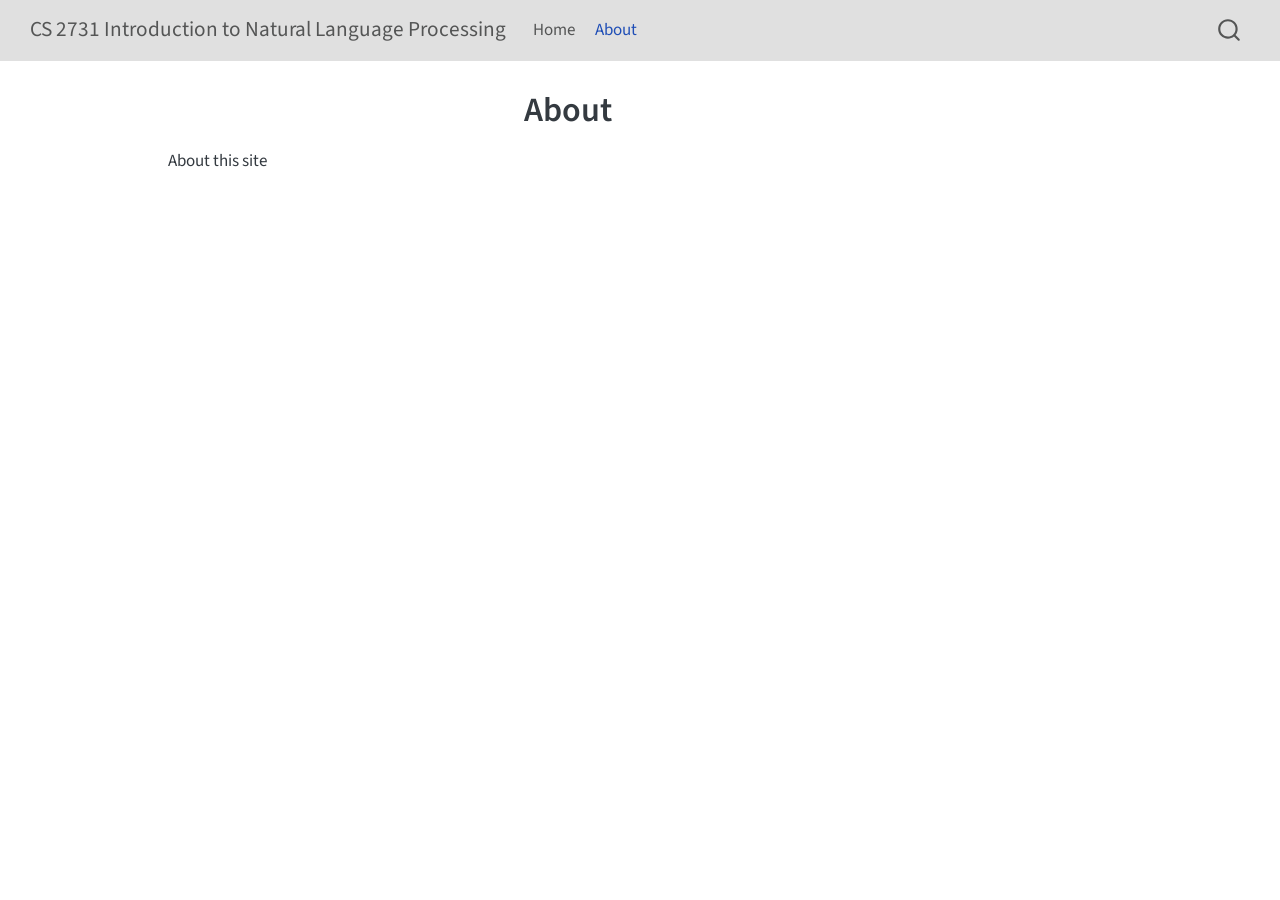
<file: docs/about.html>
<!DOCTYPE html>
<html xmlns="http://www.w3.org/1999/xhtml" lang="en" xml:lang="en"><head>

<meta charset="utf-8">
<meta name="generator" content="quarto-1.5.55">

<meta name="viewport" content="width=device-width, initial-scale=1.0, user-scalable=yes">


<title>About – CS 2731 Introduction to Natural Language Processing</title>
<style>
code{white-space: pre-wrap;}
span.smallcaps{font-variant: small-caps;}
div.columns{display: flex; gap: min(4vw, 1.5em);}
div.column{flex: auto; overflow-x: auto;}
div.hanging-indent{margin-left: 1.5em; text-indent: -1.5em;}
ul.task-list{list-style: none;}
ul.task-list li input[type="checkbox"] {
  width: 0.8em;
  margin: 0 0.8em 0.2em -1em; /* quarto-specific, see https://github.com/quarto-dev/quarto-cli/issues/4556 */ 
  vertical-align: middle;
}
</style>


<script src="site_libs/quarto-nav/quarto-nav.js"></script>
<script src="site_libs/quarto-nav/headroom.min.js"></script>
<script src="site_libs/clipboard/clipboard.min.js"></script>
<script src="site_libs/quarto-search/autocomplete.umd.js"></script>
<script src="site_libs/quarto-search/fuse.min.js"></script>
<script src="site_libs/quarto-search/quarto-search.js"></script>
<meta name="quarto:offset" content="./">
<script src="site_libs/quarto-html/quarto.js"></script>
<script src="site_libs/quarto-html/popper.min.js"></script>
<script src="site_libs/quarto-html/tippy.umd.min.js"></script>
<script src="site_libs/quarto-html/anchor.min.js"></script>
<link href="site_libs/quarto-html/tippy.css" rel="stylesheet">
<link href="site_libs/quarto-html/quarto-syntax-highlighting.css" rel="stylesheet" id="quarto-text-highlighting-styles">
<script src="site_libs/bootstrap/bootstrap.min.js"></script>
<link href="site_libs/bootstrap/bootstrap-icons.css" rel="stylesheet">
<link href="site_libs/bootstrap/bootstrap.min.css" rel="stylesheet" id="quarto-bootstrap" data-mode="light">
<script id="quarto-search-options" type="application/json">{
  "location": "navbar",
  "copy-button": false,
  "collapse-after": 3,
  "panel-placement": "end",
  "type": "overlay",
  "limit": 50,
  "keyboard-shortcut": [
    "f",
    "/",
    "s"
  ],
  "show-item-context": false,
  "language": {
    "search-no-results-text": "No results",
    "search-matching-documents-text": "matching documents",
    "search-copy-link-title": "Copy link to search",
    "search-hide-matches-text": "Hide additional matches",
    "search-more-match-text": "more match in this document",
    "search-more-matches-text": "more matches in this document",
    "search-clear-button-title": "Clear",
    "search-text-placeholder": "",
    "search-detached-cancel-button-title": "Cancel",
    "search-submit-button-title": "Submit",
    "search-label": "Search"
  }
}</script>


<link rel="stylesheet" href="styles.css">
</head>

<body class="nav-fixed">

<div id="quarto-search-results"></div>
  <header id="quarto-header" class="headroom fixed-top">
    <nav class="navbar navbar-expand-lg " data-bs-theme="dark">
      <div class="navbar-container container-fluid">
      <div class="navbar-brand-container mx-auto">
    <a class="navbar-brand" href="./index.html">
    <span class="navbar-title">CS 2731 Introduction to Natural Language Processing</span>
    </a>
  </div>
            <div id="quarto-search" class="" title="Search"></div>
          <button class="navbar-toggler" type="button" data-bs-toggle="collapse" data-bs-target="#navbarCollapse" aria-controls="navbarCollapse" role="menu" aria-expanded="false" aria-label="Toggle navigation" onclick="if (window.quartoToggleHeadroom) { window.quartoToggleHeadroom(); }">
  <span class="navbar-toggler-icon"></span>
</button>
          <div class="collapse navbar-collapse" id="navbarCollapse">
            <ul class="navbar-nav navbar-nav-scroll me-auto">
  <li class="nav-item">
    <a class="nav-link" href="./index.html"> 
<span class="menu-text">Home</span></a>
  </li>  
  <li class="nav-item">
    <a class="nav-link active" href="./about.html" aria-current="page"> 
<span class="menu-text">About</span></a>
  </li>  
</ul>
          </div> <!-- /navcollapse -->
            <div class="quarto-navbar-tools">
</div>
      </div> <!-- /container-fluid -->
    </nav>
</header>
<!-- content -->
<div id="quarto-content" class="quarto-container page-columns page-rows-contents page-layout-article page-navbar">
<!-- sidebar -->
<!-- margin-sidebar -->
    <div id="quarto-margin-sidebar" class="sidebar margin-sidebar zindex-bottom">
        
    </div>
<!-- main -->
<main class="content" id="quarto-document-content">

<header id="title-block-header" class="quarto-title-block default">
<div class="quarto-title">
<h1 class="title">About</h1>
</div>



<div class="quarto-title-meta">

    
  
    
  </div>
  


</header>


<p>About this site</p>



</main> <!-- /main -->
<script id="quarto-html-after-body" type="application/javascript">
window.document.addEventListener("DOMContentLoaded", function (event) {
  const toggleBodyColorMode = (bsSheetEl) => {
    const mode = bsSheetEl.getAttribute("data-mode");
    const bodyEl = window.document.querySelector("body");
    if (mode === "dark") {
      bodyEl.classList.add("quarto-dark");
      bodyEl.classList.remove("quarto-light");
    } else {
      bodyEl.classList.add("quarto-light");
      bodyEl.classList.remove("quarto-dark");
    }
  }
  const toggleBodyColorPrimary = () => {
    const bsSheetEl = window.document.querySelector("link#quarto-bootstrap");
    if (bsSheetEl) {
      toggleBodyColorMode(bsSheetEl);
    }
  }
  toggleBodyColorPrimary();  
  const icon = "";
  const anchorJS = new window.AnchorJS();
  anchorJS.options = {
    placement: 'right',
    icon: icon
  };
  anchorJS.add('.anchored');
  const isCodeAnnotation = (el) => {
    for (const clz of el.classList) {
      if (clz.startsWith('code-annotation-')) {                     
        return true;
      }
    }
    return false;
  }
  const onCopySuccess = function(e) {
    // button target
    const button = e.trigger;
    // don't keep focus
    button.blur();
    // flash "checked"
    button.classList.add('code-copy-button-checked');
    var currentTitle = button.getAttribute("title");
    button.setAttribute("title", "Copied!");
    let tooltip;
    if (window.bootstrap) {
      button.setAttribute("data-bs-toggle", "tooltip");
      button.setAttribute("data-bs-placement", "left");
      button.setAttribute("data-bs-title", "Copied!");
      tooltip = new bootstrap.Tooltip(button, 
        { trigger: "manual", 
          customClass: "code-copy-button-tooltip",
          offset: [0, -8]});
      tooltip.show();    
    }
    setTimeout(function() {
      if (tooltip) {
        tooltip.hide();
        button.removeAttribute("data-bs-title");
        button.removeAttribute("data-bs-toggle");
        button.removeAttribute("data-bs-placement");
      }
      button.setAttribute("title", currentTitle);
      button.classList.remove('code-copy-button-checked');
    }, 1000);
    // clear code selection
    e.clearSelection();
  }
  const getTextToCopy = function(trigger) {
      const codeEl = trigger.previousElementSibling.cloneNode(true);
      for (const childEl of codeEl.children) {
        if (isCodeAnnotation(childEl)) {
          childEl.remove();
        }
      }
      return codeEl.innerText;
  }
  const clipboard = new window.ClipboardJS('.code-copy-button:not([data-in-quarto-modal])', {
    text: getTextToCopy
  });
  clipboard.on('success', onCopySuccess);
  if (window.document.getElementById('quarto-embedded-source-code-modal')) {
    // For code content inside modals, clipBoardJS needs to be initialized with a container option
    // TODO: Check when it could be a function (https://github.com/zenorocha/clipboard.js/issues/860)
    const clipboardModal = new window.ClipboardJS('.code-copy-button[data-in-quarto-modal]', {
      text: getTextToCopy,
      container: window.document.getElementById('quarto-embedded-source-code-modal')
    });
    clipboardModal.on('success', onCopySuccess);
  }
    var localhostRegex = new RegExp(/^(?:http|https):\/\/localhost\:?[0-9]*\//);
    var mailtoRegex = new RegExp(/^mailto:/);
      var filterRegex = new RegExp('/' + window.location.host + '/');
    var isInternal = (href) => {
        return filterRegex.test(href) || localhostRegex.test(href) || mailtoRegex.test(href);
    }
    // Inspect non-navigation links and adorn them if external
 	var links = window.document.querySelectorAll('a[href]:not(.nav-link):not(.navbar-brand):not(.toc-action):not(.sidebar-link):not(.sidebar-item-toggle):not(.pagination-link):not(.no-external):not([aria-hidden]):not(.dropdown-item):not(.quarto-navigation-tool):not(.about-link)');
    for (var i=0; i<links.length; i++) {
      const link = links[i];
      if (!isInternal(link.href)) {
        // undo the damage that might have been done by quarto-nav.js in the case of
        // links that we want to consider external
        if (link.dataset.originalHref !== undefined) {
          link.href = link.dataset.originalHref;
        }
      }
    }
  function tippyHover(el, contentFn, onTriggerFn, onUntriggerFn) {
    const config = {
      allowHTML: true,
      maxWidth: 500,
      delay: 100,
      arrow: false,
      appendTo: function(el) {
          return el.parentElement;
      },
      interactive: true,
      interactiveBorder: 10,
      theme: 'quarto',
      placement: 'bottom-start',
    };
    if (contentFn) {
      config.content = contentFn;
    }
    if (onTriggerFn) {
      config.onTrigger = onTriggerFn;
    }
    if (onUntriggerFn) {
      config.onUntrigger = onUntriggerFn;
    }
    window.tippy(el, config); 
  }
  const noterefs = window.document.querySelectorAll('a[role="doc-noteref"]');
  for (var i=0; i<noterefs.length; i++) {
    const ref = noterefs[i];
    tippyHover(ref, function() {
      // use id or data attribute instead here
      let href = ref.getAttribute('data-footnote-href') || ref.getAttribute('href');
      try { href = new URL(href).hash; } catch {}
      const id = href.replace(/^#\/?/, "");
      const note = window.document.getElementById(id);
      if (note) {
        return note.innerHTML;
      } else {
        return "";
      }
    });
  }
  const xrefs = window.document.querySelectorAll('a.quarto-xref');
  const processXRef = (id, note) => {
    // Strip column container classes
    const stripColumnClz = (el) => {
      el.classList.remove("page-full", "page-columns");
      if (el.children) {
        for (const child of el.children) {
          stripColumnClz(child);
        }
      }
    }
    stripColumnClz(note)
    if (id === null || id.startsWith('sec-')) {
      // Special case sections, only their first couple elements
      const container = document.createElement("div");
      if (note.children && note.children.length > 2) {
        container.appendChild(note.children[0].cloneNode(true));
        for (let i = 1; i < note.children.length; i++) {
          const child = note.children[i];
          if (child.tagName === "P" && child.innerText === "") {
            continue;
          } else {
            container.appendChild(child.cloneNode(true));
            break;
          }
        }
        if (window.Quarto?.typesetMath) {
          window.Quarto.typesetMath(container);
        }
        return container.innerHTML
      } else {
        if (window.Quarto?.typesetMath) {
          window.Quarto.typesetMath(note);
        }
        return note.innerHTML;
      }
    } else {
      // Remove any anchor links if they are present
      const anchorLink = note.querySelector('a.anchorjs-link');
      if (anchorLink) {
        anchorLink.remove();
      }
      if (window.Quarto?.typesetMath) {
        window.Quarto.typesetMath(note);
      }
      // TODO in 1.5, we should make sure this works without a callout special case
      if (note.classList.contains("callout")) {
        return note.outerHTML;
      } else {
        return note.innerHTML;
      }
    }
  }
  for (var i=0; i<xrefs.length; i++) {
    const xref = xrefs[i];
    tippyHover(xref, undefined, function(instance) {
      instance.disable();
      let url = xref.getAttribute('href');
      let hash = undefined; 
      if (url.startsWith('#')) {
        hash = url;
      } else {
        try { hash = new URL(url).hash; } catch {}
      }
      if (hash) {
        const id = hash.replace(/^#\/?/, "");
        const note = window.document.getElementById(id);
        if (note !== null) {
          try {
            const html = processXRef(id, note.cloneNode(true));
            instance.setContent(html);
          } finally {
            instance.enable();
            instance.show();
          }
        } else {
          // See if we can fetch this
          fetch(url.split('#')[0])
          .then(res => res.text())
          .then(html => {
            const parser = new DOMParser();
            const htmlDoc = parser.parseFromString(html, "text/html");
            const note = htmlDoc.getElementById(id);
            if (note !== null) {
              const html = processXRef(id, note);
              instance.setContent(html);
            } 
          }).finally(() => {
            instance.enable();
            instance.show();
          });
        }
      } else {
        // See if we can fetch a full url (with no hash to target)
        // This is a special case and we should probably do some content thinning / targeting
        fetch(url)
        .then(res => res.text())
        .then(html => {
          const parser = new DOMParser();
          const htmlDoc = parser.parseFromString(html, "text/html");
          const note = htmlDoc.querySelector('main.content');
          if (note !== null) {
            // This should only happen for chapter cross references
            // (since there is no id in the URL)
            // remove the first header
            if (note.children.length > 0 && note.children[0].tagName === "HEADER") {
              note.children[0].remove();
            }
            const html = processXRef(null, note);
            instance.setContent(html);
          } 
        }).finally(() => {
          instance.enable();
          instance.show();
        });
      }
    }, function(instance) {
    });
  }
      let selectedAnnoteEl;
      const selectorForAnnotation = ( cell, annotation) => {
        let cellAttr = 'data-code-cell="' + cell + '"';
        let lineAttr = 'data-code-annotation="' +  annotation + '"';
        const selector = 'span[' + cellAttr + '][' + lineAttr + ']';
        return selector;
      }
      const selectCodeLines = (annoteEl) => {
        const doc = window.document;
        const targetCell = annoteEl.getAttribute("data-target-cell");
        const targetAnnotation = annoteEl.getAttribute("data-target-annotation");
        const annoteSpan = window.document.querySelector(selectorForAnnotation(targetCell, targetAnnotation));
        const lines = annoteSpan.getAttribute("data-code-lines").split(",");
        const lineIds = lines.map((line) => {
          return targetCell + "-" + line;
        })
        let top = null;
        let height = null;
        let parent = null;
        if (lineIds.length > 0) {
            //compute the position of the single el (top and bottom and make a div)
            const el = window.document.getElementById(lineIds[0]);
            top = el.offsetTop;
            height = el.offsetHeight;
            parent = el.parentElement.parentElement;
          if (lineIds.length > 1) {
            const lastEl = window.document.getElementById(lineIds[lineIds.length - 1]);
            const bottom = lastEl.offsetTop + lastEl.offsetHeight;
            height = bottom - top;
          }
          if (top !== null && height !== null && parent !== null) {
            // cook up a div (if necessary) and position it 
            let div = window.document.getElementById("code-annotation-line-highlight");
            if (div === null) {
              div = window.document.createElement("div");
              div.setAttribute("id", "code-annotation-line-highlight");
              div.style.position = 'absolute';
              parent.appendChild(div);
            }
            div.style.top = top - 2 + "px";
            div.style.height = height + 4 + "px";
            div.style.left = 0;
            let gutterDiv = window.document.getElementById("code-annotation-line-highlight-gutter");
            if (gutterDiv === null) {
              gutterDiv = window.document.createElement("div");
              gutterDiv.setAttribute("id", "code-annotation-line-highlight-gutter");
              gutterDiv.style.position = 'absolute';
              const codeCell = window.document.getElementById(targetCell);
              const gutter = codeCell.querySelector('.code-annotation-gutter');
              gutter.appendChild(gutterDiv);
            }
            gutterDiv.style.top = top - 2 + "px";
            gutterDiv.style.height = height + 4 + "px";
          }
          selectedAnnoteEl = annoteEl;
        }
      };
      const unselectCodeLines = () => {
        const elementsIds = ["code-annotation-line-highlight", "code-annotation-line-highlight-gutter"];
        elementsIds.forEach((elId) => {
          const div = window.document.getElementById(elId);
          if (div) {
            div.remove();
          }
        });
        selectedAnnoteEl = undefined;
      };
        // Handle positioning of the toggle
    window.addEventListener(
      "resize",
      throttle(() => {
        elRect = undefined;
        if (selectedAnnoteEl) {
          selectCodeLines(selectedAnnoteEl);
        }
      }, 10)
    );
    function throttle(fn, ms) {
    let throttle = false;
    let timer;
      return (...args) => {
        if(!throttle) { // first call gets through
            fn.apply(this, args);
            throttle = true;
        } else { // all the others get throttled
            if(timer) clearTimeout(timer); // cancel #2
            timer = setTimeout(() => {
              fn.apply(this, args);
              timer = throttle = false;
            }, ms);
        }
      };
    }
      // Attach click handler to the DT
      const annoteDls = window.document.querySelectorAll('dt[data-target-cell]');
      for (const annoteDlNode of annoteDls) {
        annoteDlNode.addEventListener('click', (event) => {
          const clickedEl = event.target;
          if (clickedEl !== selectedAnnoteEl) {
            unselectCodeLines();
            const activeEl = window.document.querySelector('dt[data-target-cell].code-annotation-active');
            if (activeEl) {
              activeEl.classList.remove('code-annotation-active');
            }
            selectCodeLines(clickedEl);
            clickedEl.classList.add('code-annotation-active');
          } else {
            // Unselect the line
            unselectCodeLines();
            clickedEl.classList.remove('code-annotation-active');
          }
        });
      }
  const findCites = (el) => {
    const parentEl = el.parentElement;
    if (parentEl) {
      const cites = parentEl.dataset.cites;
      if (cites) {
        return {
          el,
          cites: cites.split(' ')
        };
      } else {
        return findCites(el.parentElement)
      }
    } else {
      return undefined;
    }
  };
  var bibliorefs = window.document.querySelectorAll('a[role="doc-biblioref"]');
  for (var i=0; i<bibliorefs.length; i++) {
    const ref = bibliorefs[i];
    const citeInfo = findCites(ref);
    if (citeInfo) {
      tippyHover(citeInfo.el, function() {
        var popup = window.document.createElement('div');
        citeInfo.cites.forEach(function(cite) {
          var citeDiv = window.document.createElement('div');
          citeDiv.classList.add('hanging-indent');
          citeDiv.classList.add('csl-entry');
          var biblioDiv = window.document.getElementById('ref-' + cite);
          if (biblioDiv) {
            citeDiv.innerHTML = biblioDiv.innerHTML;
          }
          popup.appendChild(citeDiv);
        });
        return popup.innerHTML;
      });
    }
  }
});
</script>
</div> <!-- /content -->




</body></html>
</file>
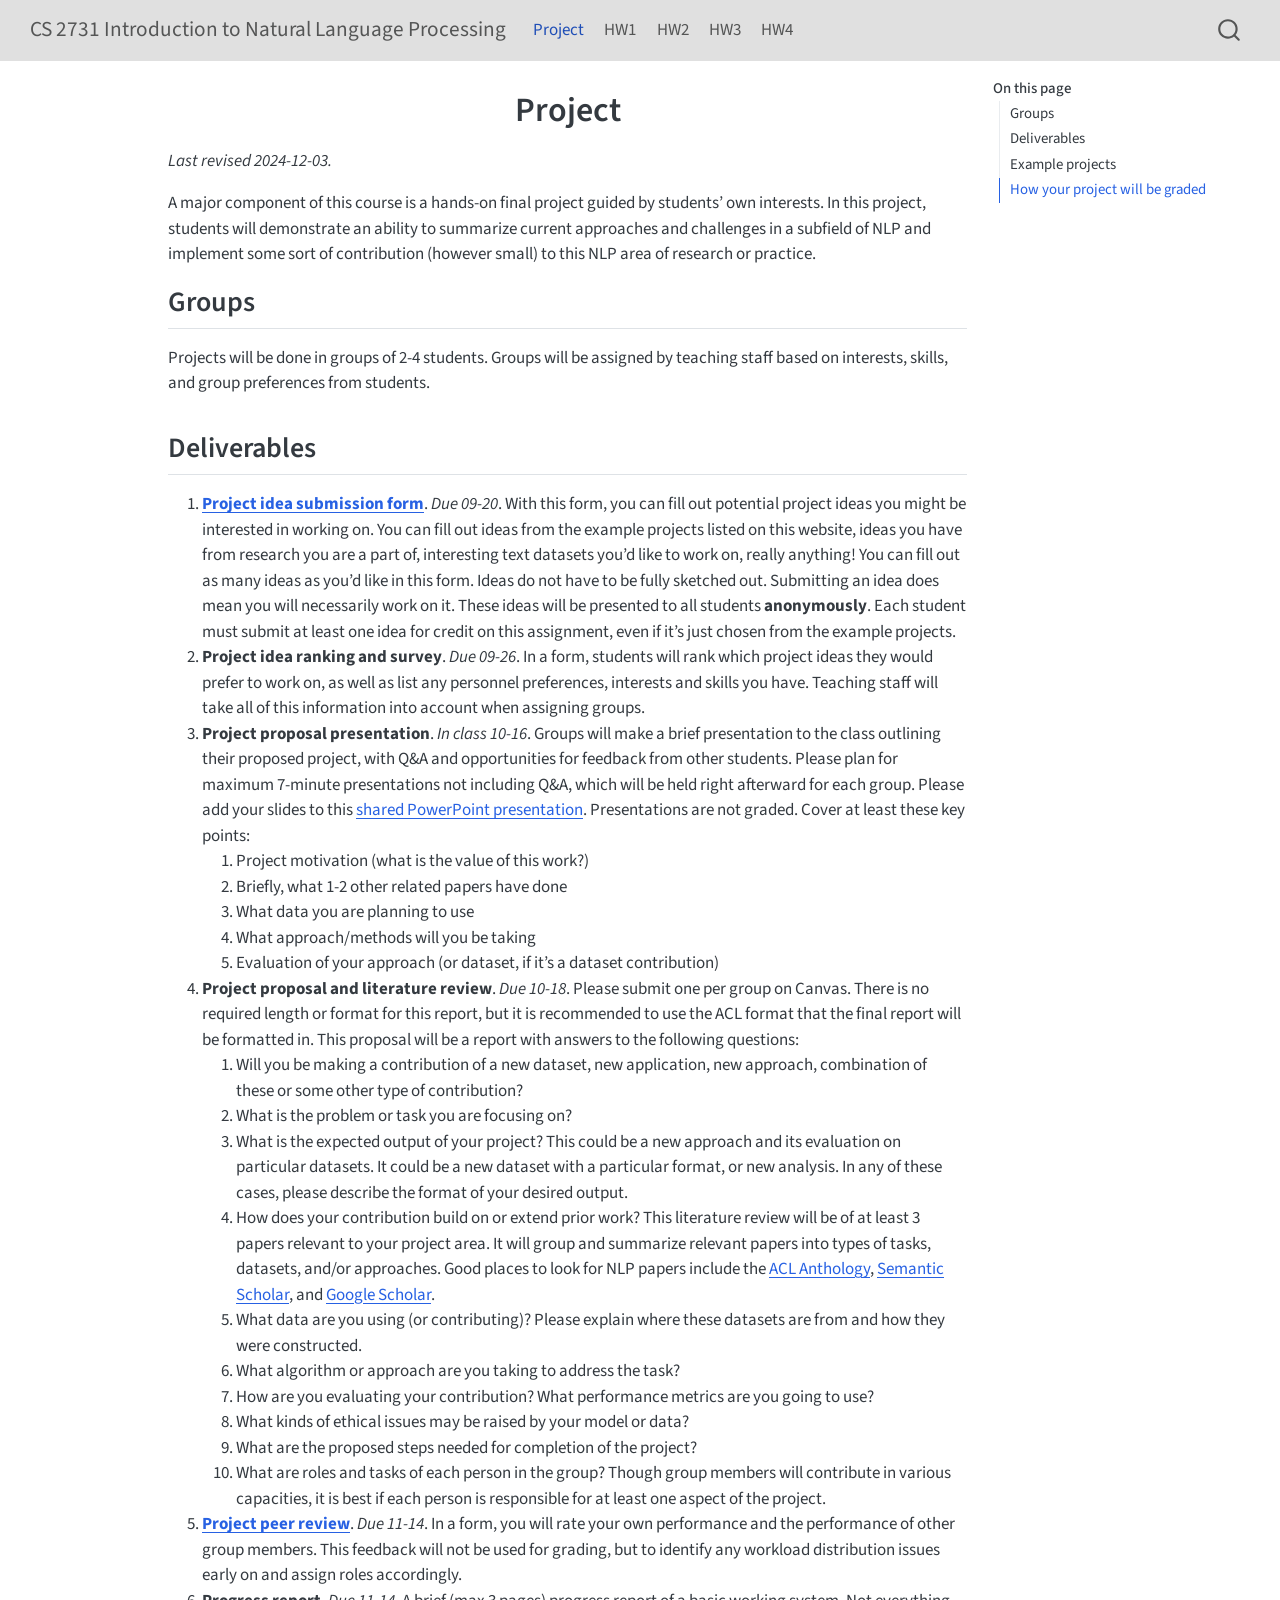
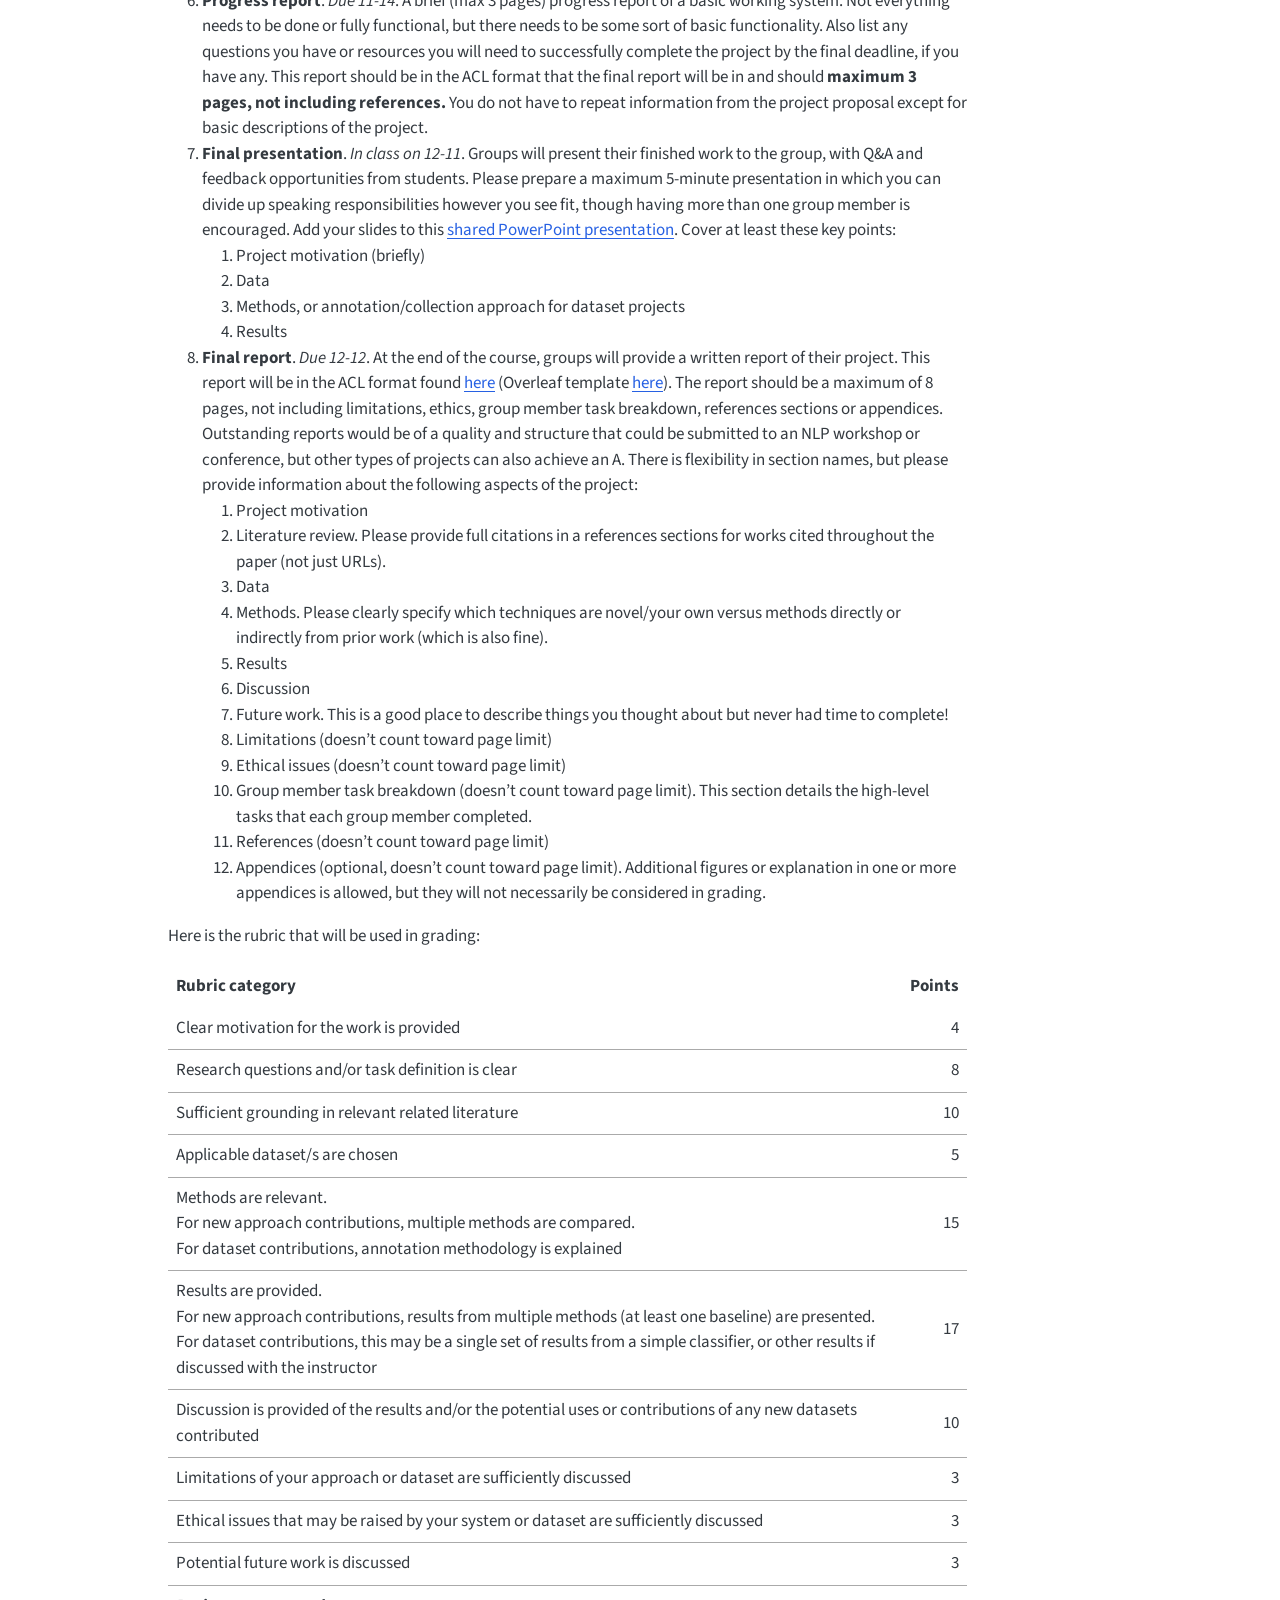
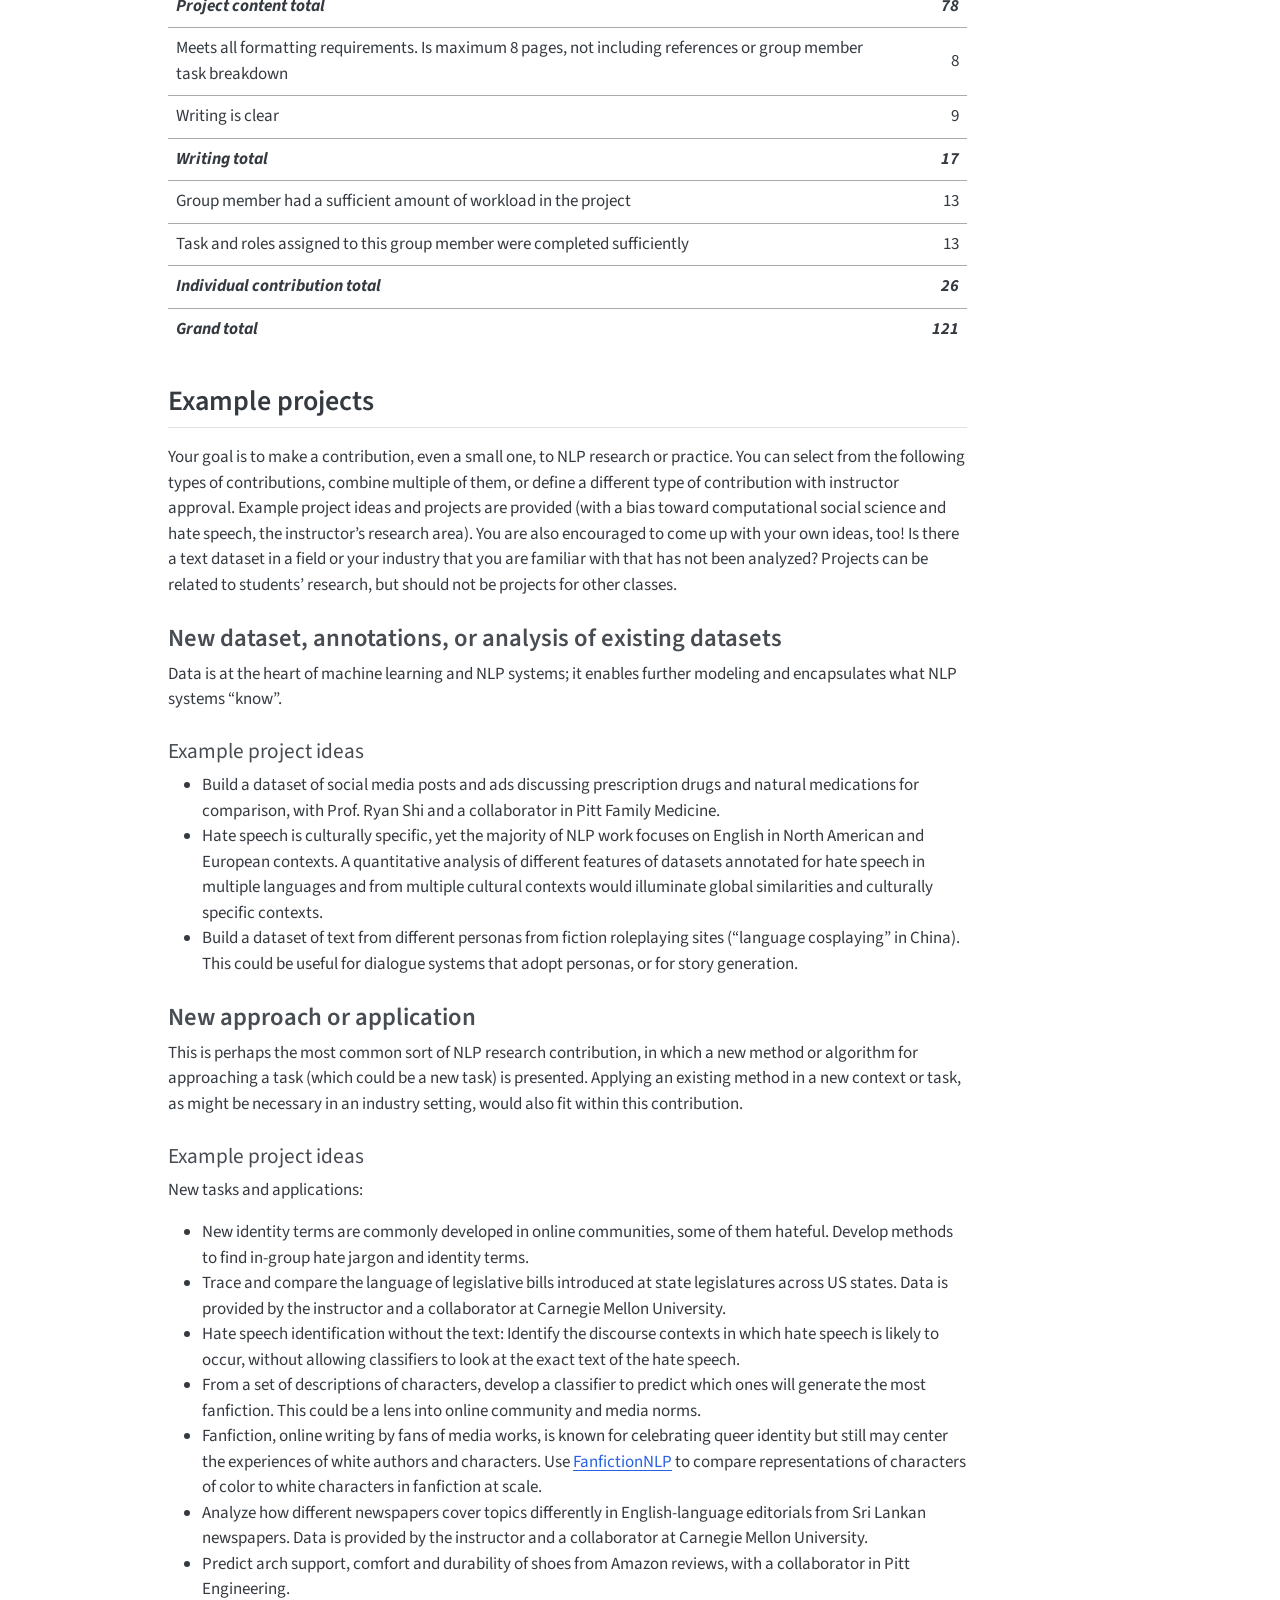
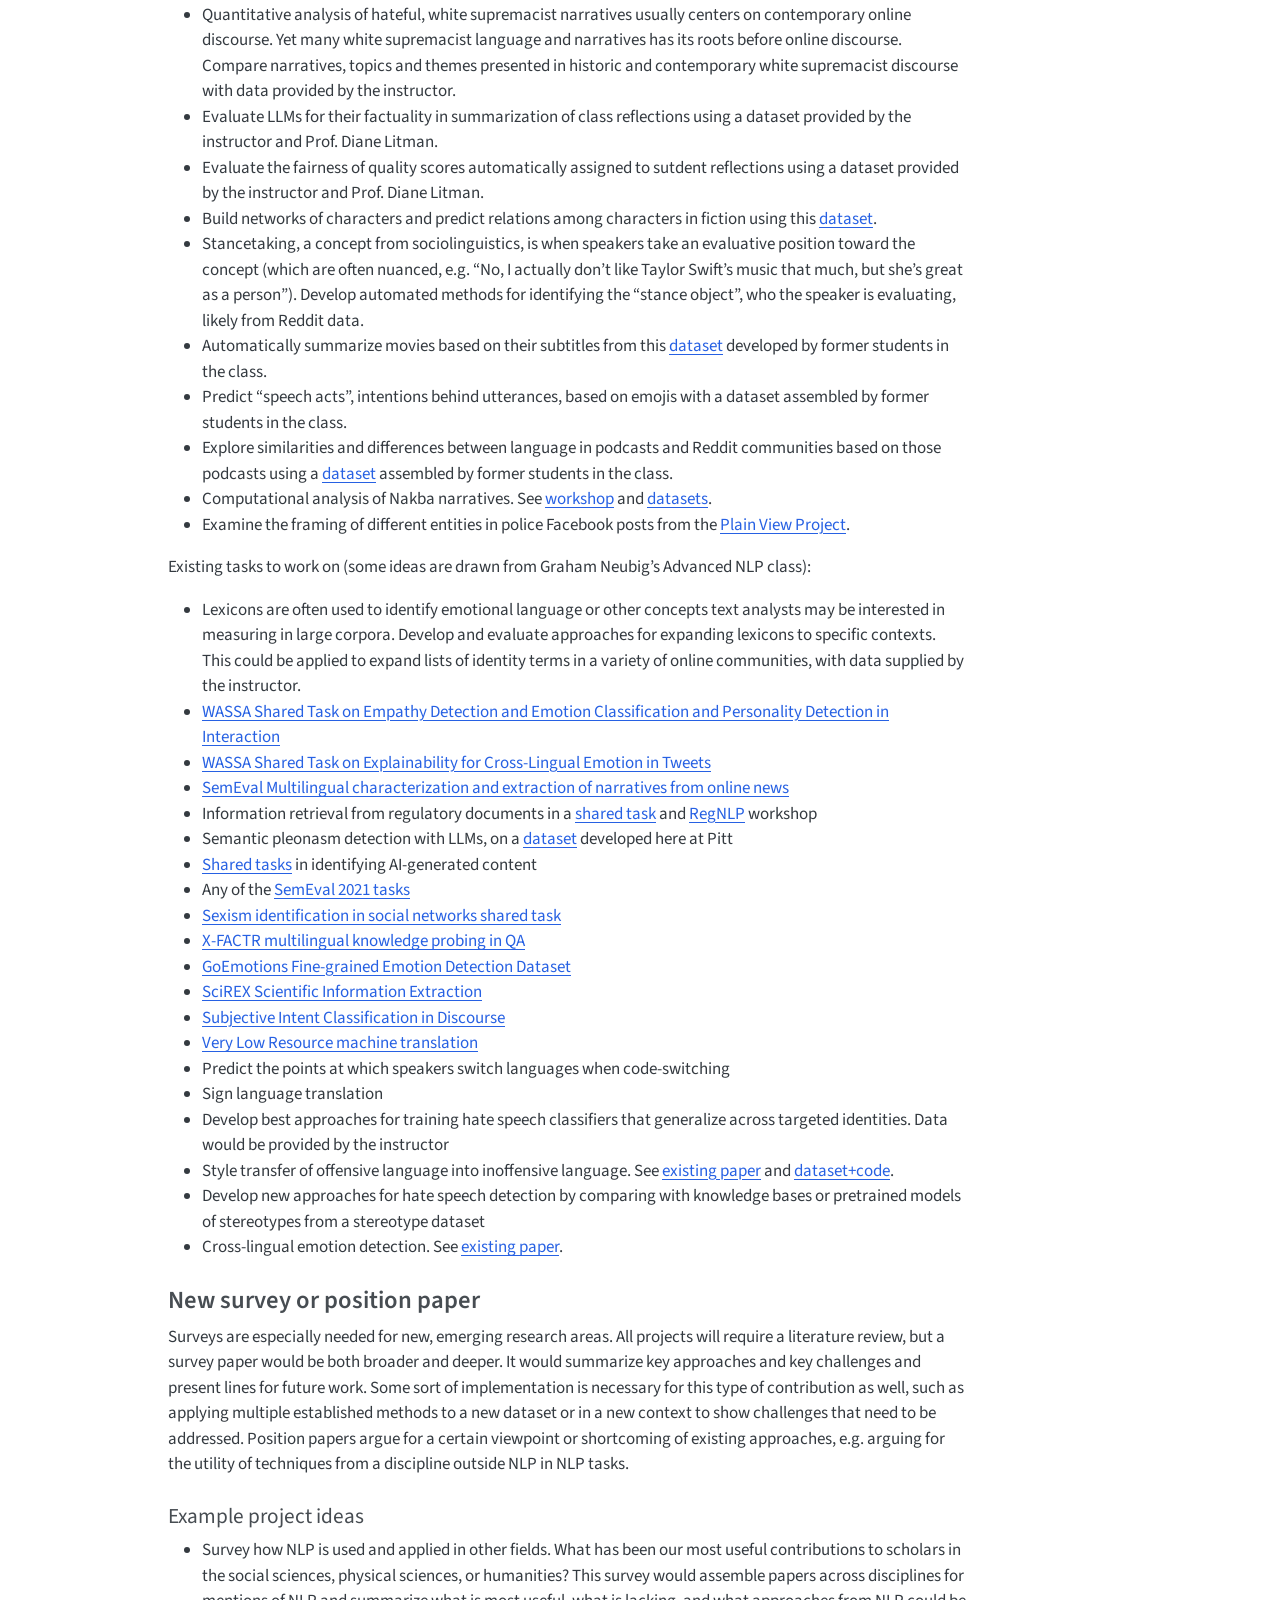
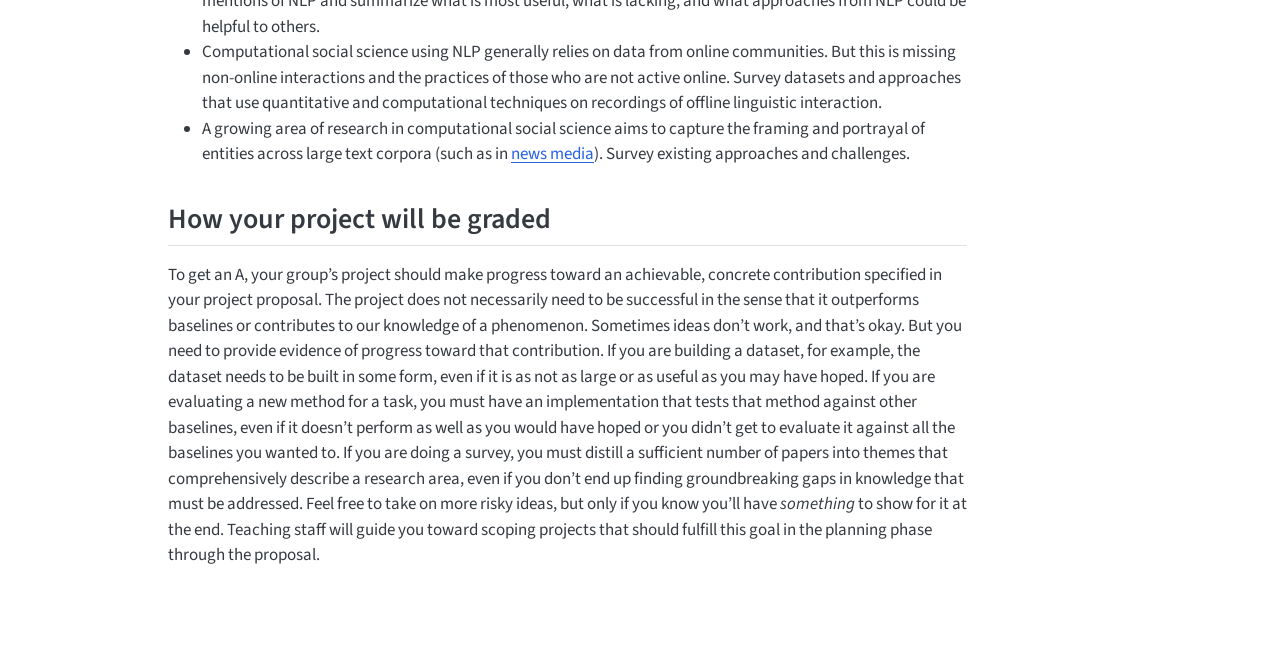
<file: docs/project.html>
<!DOCTYPE html>
<html xmlns="http://www.w3.org/1999/xhtml" lang="en" xml:lang="en"><head>

<meta charset="utf-8">
<meta name="generator" content="quarto-1.5.55">

<meta name="viewport" content="width=device-width, initial-scale=1.0, user-scalable=yes">


<title>Project – CS 2731 Introduction to Natural Language Processing</title>
<style>
code{white-space: pre-wrap;}
span.smallcaps{font-variant: small-caps;}
div.columns{display: flex; gap: min(4vw, 1.5em);}
div.column{flex: auto; overflow-x: auto;}
div.hanging-indent{margin-left: 1.5em; text-indent: -1.5em;}
ul.task-list{list-style: none;}
ul.task-list li input[type="checkbox"] {
  width: 0.8em;
  margin: 0 0.8em 0.2em -1em; /* quarto-specific, see https://github.com/quarto-dev/quarto-cli/issues/4556 */ 
  vertical-align: middle;
}
</style>


<script src="site_libs/quarto-nav/quarto-nav.js"></script>
<script src="site_libs/quarto-nav/headroom.min.js"></script>
<script src="site_libs/clipboard/clipboard.min.js"></script>
<script src="site_libs/quarto-search/autocomplete.umd.js"></script>
<script src="site_libs/quarto-search/fuse.min.js"></script>
<script src="site_libs/quarto-search/quarto-search.js"></script>
<meta name="quarto:offset" content="./">
<script src="site_libs/quarto-html/quarto.js"></script>
<script src="site_libs/quarto-html/popper.min.js"></script>
<script src="site_libs/quarto-html/tippy.umd.min.js"></script>
<script src="site_libs/quarto-html/anchor.min.js"></script>
<link href="site_libs/quarto-html/tippy.css" rel="stylesheet">
<link href="site_libs/quarto-html/quarto-syntax-highlighting.css" rel="stylesheet" id="quarto-text-highlighting-styles">
<script src="site_libs/bootstrap/bootstrap.min.js"></script>
<link href="site_libs/bootstrap/bootstrap-icons.css" rel="stylesheet">
<link href="site_libs/bootstrap/bootstrap.min.css" rel="stylesheet" id="quarto-bootstrap" data-mode="light">
<script id="quarto-search-options" type="application/json">{
  "location": "navbar",
  "copy-button": false,
  "collapse-after": 3,
  "panel-placement": "end",
  "type": "overlay",
  "limit": 50,
  "keyboard-shortcut": [
    "f",
    "/",
    "s"
  ],
  "show-item-context": false,
  "language": {
    "search-no-results-text": "No results",
    "search-matching-documents-text": "matching documents",
    "search-copy-link-title": "Copy link to search",
    "search-hide-matches-text": "Hide additional matches",
    "search-more-match-text": "more match in this document",
    "search-more-matches-text": "more matches in this document",
    "search-clear-button-title": "Clear",
    "search-text-placeholder": "",
    "search-detached-cancel-button-title": "Cancel",
    "search-submit-button-title": "Submit",
    "search-label": "Search"
  }
}</script>


<link rel="stylesheet" href="styles.css">
</head>

<body class="nav-fixed">

<div id="quarto-search-results"></div>
  <header id="quarto-header" class="headroom fixed-top">
    <nav class="navbar navbar-expand-lg " data-bs-theme="dark">
      <div class="navbar-container container-fluid">
      <div class="navbar-brand-container mx-auto">
    <a class="navbar-brand" href="./index.html">
    <span class="navbar-title">CS 2731 Introduction to Natural Language Processing</span>
    </a>
  </div>
            <div id="quarto-search" class="" title="Search"></div>
          <button class="navbar-toggler" type="button" data-bs-toggle="collapse" data-bs-target="#navbarCollapse" aria-controls="navbarCollapse" role="menu" aria-expanded="false" aria-label="Toggle navigation" onclick="if (window.quartoToggleHeadroom) { window.quartoToggleHeadroom(); }">
  <span class="navbar-toggler-icon"></span>
</button>
          <div class="collapse navbar-collapse" id="navbarCollapse">
            <ul class="navbar-nav navbar-nav-scroll me-auto">
  <li class="nav-item">
    <a class="nav-link active" href="./project.html" aria-current="page"> 
<span class="menu-text">Project</span></a>
  </li>  
  <li class="nav-item">
    <a class="nav-link" href="./hw1.html"> 
<span class="menu-text">HW1</span></a>
  </li>  
  <li class="nav-item">
    <a class="nav-link" href="./hw2.html"> 
<span class="menu-text">HW2</span></a>
  </li>  
  <li class="nav-item">
    <a class="nav-link" href="./hw3.html"> 
<span class="menu-text">HW3</span></a>
  </li>  
  <li class="nav-item">
    <a class="nav-link" href="./hw4.html"> 
<span class="menu-text">HW4</span></a>
  </li>  
</ul>
          </div> <!-- /navcollapse -->
            <div class="quarto-navbar-tools">
</div>
      </div> <!-- /container-fluid -->
    </nav>
</header>
<!-- content -->
<div id="quarto-content" class="quarto-container page-columns page-rows-contents page-layout-article page-navbar">
<!-- sidebar -->
<!-- margin-sidebar -->
    <div id="quarto-margin-sidebar" class="sidebar margin-sidebar">
        <nav id="TOC" role="doc-toc" class="toc-active">
    <h2 id="toc-title">On this page</h2>
   
  <ul>
  <li><a href="#groups" id="toc-groups" class="nav-link active" data-scroll-target="#groups">Groups</a></li>
  <li><a href="#deliverables" id="toc-deliverables" class="nav-link" data-scroll-target="#deliverables">Deliverables</a></li>
  <li><a href="#example-projects" id="toc-example-projects" class="nav-link" data-scroll-target="#example-projects">Example projects</a>
  <ul class="collapse">
  <li><a href="#new-dataset-annotations-or-analysis-of-existing-datasets" id="toc-new-dataset-annotations-or-analysis-of-existing-datasets" class="nav-link" data-scroll-target="#new-dataset-annotations-or-analysis-of-existing-datasets">New dataset, annotations, or analysis of existing datasets</a></li>
  <li><a href="#new-approach-or-application" id="toc-new-approach-or-application" class="nav-link" data-scroll-target="#new-approach-or-application">New approach or application</a></li>
  <li><a href="#new-survey-or-position-paper" id="toc-new-survey-or-position-paper" class="nav-link" data-scroll-target="#new-survey-or-position-paper">New survey or position paper</a></li>
  </ul></li>
  <li><a href="#how-your-project-will-be-graded" id="toc-how-your-project-will-be-graded" class="nav-link" data-scroll-target="#how-your-project-will-be-graded">How your project will be graded</a></li>
  </ul>
</nav>
    </div>
<!-- main -->
<main class="content" id="quarto-document-content">

<header id="title-block-header" class="quarto-title-block default">
<div class="quarto-title">
<h1 class="title">Project</h1>
</div>



<div class="quarto-title-meta">

    
  
    
  </div>
  


</header>


<p><em>Last revised 2024-12-03.</em></p>
<p>A major component of this course is a hands-on final project guided by students’ own interests. In this project, students will demonstrate an ability to summarize current approaches and challenges in a subfield of NLP and implement some sort of contribution (however small) to this NLP area of research or practice.</p>
<section id="groups" class="level2">
<h2 class="anchored" data-anchor-id="groups">Groups</h2>
<p>Projects will be done in groups of 2-4 students. Groups will be assigned by teaching staff based on interests, skills, and group preferences from students.</p>
</section>
<section id="deliverables" class="level2">
<h2 class="anchored" data-anchor-id="deliverables">Deliverables</h2>
<ol type="1">
<li><strong><a href="https://forms.office.com/r/ZkMKpcSfhw">Project idea submission form</a></strong>. <em>Due 09-20</em>. With this form, you can fill out potential project ideas you might be interested in working on. You can fill out ideas from the example projects listed on this website, ideas you have from research you are a part of, interesting text datasets you’d like to work on, really anything! You can fill out as many ideas as you’d like in this form. Ideas do not have to be fully sketched out. Submitting an idea does mean you will necessarily work on it. These ideas will be presented to all students <strong>anonymously</strong>. Each student must submit at least one idea for credit on this assignment, even if it’s just chosen from the example projects.</li>
<li><strong>Project idea ranking and survey</strong>. <em>Due 09-26</em>. In a form, students will rank which project ideas they would prefer to work on, as well as list any personnel preferences, interests and skills you have. Teaching staff will take all of this information into account when assigning groups.</li>
<li><strong>Project proposal presentation</strong>. <em>In class 10-16</em>. Groups will make a brief presentation to the class outlining their proposed project, with Q&amp;A and opportunities for feedback from other students. Please plan for maximum 7-minute presentations not including Q&amp;A, which will be held right afterward for each group. Please add your slides to this <a href="https://pitt-my.sharepoint.com/:p:/g/personal/mmyoder_pitt_edu/EZ-R5EtO8uBIiPfiAhdqOdYBSzH011O79AnfIODMJ0Q9qQ?e=VmKgkU">shared PowerPoint presentation</a>. Presentations are not graded. Cover at least these key points:
<ol type="1">
<li>Project motivation (what is the value of this work?)</li>
<li>Briefly, what 1-2 other related papers have done</li>
<li>What data you are planning to use</li>
<li>What approach/methods will you be taking</li>
<li>Evaluation of your approach (or dataset, if it’s a dataset contribution)</li>
</ol></li>
<li><strong>Project proposal and literature review</strong>. <em>Due 10-18</em>. Please submit one per group on Canvas. There is no required length or format for this report, but it is recommended to use the ACL format that the final report will be formatted in. This proposal will be a report with answers to the following questions:
<ol type="1">
<li>Will you be making a contribution of a new dataset, new application, new approach, combination of these or some other type of contribution?</li>
<li>What is the problem or task you are focusing on?</li>
<li>What is the expected output of your project? This could be a new approach and its evaluation on particular datasets. It could be a new dataset with a particular format, or new analysis. In any of these cases, please describe the format of your desired output.</li>
<li>How does your contribution build on or extend prior work? This literature review will be of at least 3 papers relevant to your project area. It will group and summarize relevant papers into types of tasks, datasets, and/or approaches. Good places to look for NLP papers include the <a href="https://aclanthology.org/">ACL Anthology</a>, <a href="https://www.semanticscholar.org/">Semantic Scholar</a>, and <a href="https://scholar.google.com/?inst=3203679203499159833">Google Scholar</a>.</li>
<li>What data are you using (or contributing)? Please explain where these datasets are from and how they were constructed.</li>
<li>What algorithm or approach are you taking to address the task?</li>
<li>How are you evaluating your contribution? What performance metrics are you going to use?</li>
<li>What kinds of ethical issues may be raised by your model or data?</li>
<li>What are the proposed steps needed for completion of the project?</li>
<li>What are roles and tasks of each person in the group? Though group members will contribute in various capacities, it is best if each person is responsible for at least one aspect of the project.</li>
</ol></li>
<li><strong><a href="https://forms.office.com/r/AjAW253DHT">Project peer review</a></strong>. <em>Due 11-14</em>. In a form, you will rate your own performance and the performance of other group members. This feedback will not be used for grading, but to identify any workload distribution issues early on and assign roles accordingly.</li>
<li><strong>Progress report</strong>. <em>Due 11-14</em>. A brief (max 3 pages) progress report of a basic working system. Not everything needs to be done or fully functional, but there needs to be some sort of basic functionality. Also list any questions you have or resources you will need to successfully complete the project by the final deadline, if you have any. This report should be in the ACL format that the final report will be in and should <strong>maximum 3 pages, not including references.</strong> You do not have to repeat information from the project proposal except for basic descriptions of the project.</li>
<li><strong>Final presentation</strong>. <em>In class on 12-11</em>. Groups will present their finished work to the group, with Q&amp;A and feedback opportunities from students. Please prepare a maximum 5-minute presentation in which you can divide up speaking responsibilities however you see fit, though having more than one group member is encouraged. Add your slides to this <a href="https://pitt-my.sharepoint.com/:p:/g/personal/mmyoder_pitt_edu/ERvjnz_S-f9PlmDCYMWGBbkBheXSi4dRcAalYyMUOVaftQ">shared PowerPoint presentation</a>. Cover at least these key points:
<ol type="1">
<li>Project motivation (briefly)</li>
<li>Data</li>
<li>Methods, or annotation/collection approach for dataset projects</li>
<li>Results</li>
</ol></li>
<li><strong>Final report</strong>. <em>Due 12-12</em>. At the end of the course, groups will provide a written report of their project. This report will be in the ACL format found <a href="https://github.com/acl-org/acl-style-files">here</a> (Overleaf template <a href="https://www.overleaf.com/latex/templates/association-for-computational-linguistics-acl-conference/jvxskxpnznfj">here</a>). The report should be a maximum of 8 pages, not including limitations, ethics, group member task breakdown, references sections or appendices. Outstanding reports would be of a quality and structure that could be submitted to an NLP workshop or conference, but other types of projects can also achieve an A. There is flexibility in section names, but please provide information about the following aspects of the project:
<ol type="1">
<li>Project motivation</li>
<li>Literature review. Please provide full citations in a references sections for works cited throughout the paper (not just URLs).</li>
<li>Data</li>
<li>Methods. Please clearly specify which techniques are novel/your own versus methods directly or indirectly from prior work (which is also fine).</li>
<li>Results</li>
<li>Discussion</li>
<li>Future work. This is a good place to describe things you thought about but never had time to complete!</li>
<li>Limitations (doesn’t count toward page limit)</li>
<li>Ethical issues (doesn’t count toward page limit)</li>
<li>Group member task breakdown (doesn’t count toward page limit). This section details the high-level tasks that each group member completed.</li>
<li>References (doesn’t count toward page limit)</li>
<li>Appendices (optional, doesn’t count toward page limit). Additional figures or explanation in one or more appendices is allowed, but they will not necessarily be considered in grading.</li>
</ol></li>
</ol>
<p>Here is the rubric that will be used in grading:</p>
<table class="caption-top">
<colgroup>
<col style="width: 90%">
<col style="width: 9%">
</colgroup>
<thead>
<tr>
<th>Rubric category</th>
<th style="text-align: right;">Points</th>
</tr>
</thead>
<tbody>
<tr>
<td>Clear motivation for the work is provided</td>
<td style="text-align: right;">4</td>
</tr>
<tr>
<td>Research questions and/or task definition is clear</td>
<td style="text-align: right;">8</td>
</tr>
<tr>
<td>Sufficient grounding in relevant related literature</td>
<td style="text-align: right;">10</td>
</tr>
<tr>
<td>Applicable dataset/s are chosen</td>
<td style="text-align: right;">5</td>
</tr>
<tr>
<td>Methods are relevant.<br>For new approach contributions, multiple methods are compared.<br>For dataset contributions, annotation methodology is explained</td>
<td style="text-align: right;">15</td>
</tr>
<tr>
<td>Results are provided.<br>For new approach contributions, results from multiple methods (at least one baseline) are presented.<br>For dataset contributions, this may be a single set of results from a simple classifier, or other results if discussed with the instructor</td>
<td style="text-align: right;">17</td>
</tr>
<tr>
<td>Discussion is provided of the results and/or the potential uses or contributions of any new datasets contributed</td>
<td style="text-align: right;">10</td>
</tr>
<tr>
<td>Limitations of your approach or dataset are sufficiently discussed</td>
<td style="text-align: right;">3</td>
</tr>
<tr>
<td>Ethical issues that may be raised by your system or dataset are sufficiently discussed</td>
<td style="text-align: right;">3</td>
</tr>
<tr>
<td>Potential future work is discussed</td>
<td style="text-align: right;">3</td>
</tr>
<tr>
<td><strong><em>Project content total</em></strong></td>
<td style="text-align: right;"><strong><em>78</em></strong></td>
</tr>
<tr>
<td>Meets all formatting requirements. Is maximum 8 pages, not including references or group member task breakdown</td>
<td style="text-align: right;">8</td>
</tr>
<tr>
<td>Writing is clear</td>
<td style="text-align: right;">9</td>
</tr>
<tr>
<td><strong><em>Writing total</em></strong></td>
<td style="text-align: right;"><strong><em>17</em></strong></td>
</tr>
<tr>
<td>Group member had a sufficient amount of workload in the project</td>
<td style="text-align: right;">13</td>
</tr>
<tr>
<td>Task and roles assigned to this group member were completed sufficiently</td>
<td style="text-align: right;">13</td>
</tr>
<tr>
<td><strong><em>Individual contribution total</em></strong></td>
<td style="text-align: right;"><strong><em>26</em></strong></td>
</tr>
<tr>
<td><strong><em>Grand total</em></strong></td>
<td style="text-align: right;"><strong><em>121</em></strong></td>
</tr>
</tbody>
</table>
</section>
<section id="example-projects" class="level2">
<h2 class="anchored" data-anchor-id="example-projects">Example projects</h2>
<p>Your goal is to make a contribution, even a small one, to NLP research or practice. You can select from the following types of contributions, combine multiple of them, or define a different type of contribution with instructor approval. Example project ideas and projects are provided (with a bias toward computational social science and hate speech, the instructor’s research area). You are also encouraged to come up with your own ideas, too! Is there a text dataset in a field or your industry that you are familiar with that has not been analyzed? Projects can be related to students’ research, but should not be projects for other classes.</p>
<section id="new-dataset-annotations-or-analysis-of-existing-datasets" class="level3">
<h3 class="anchored" data-anchor-id="new-dataset-annotations-or-analysis-of-existing-datasets">New dataset, annotations, or analysis of existing datasets</h3>
<p>Data is at the heart of machine learning and NLP systems; it enables further modeling and encapsulates what NLP systems “know”.</p>
<section id="example-project-ideas" class="level4">
<h4 class="anchored" data-anchor-id="example-project-ideas">Example project ideas</h4>
<!--* Hate speech is often expressed in a "joking" manner, yet hate speech classifiers struggle to identify hate speech in irony and humor. Build a dataset of hate speech in jokes ("light talk") to aid future NLP classifiers. This dataset could be collected from sites that are known for both hateful content and a "humorous" tone, and portions could be annotated for hate speech and/or types of humor. This could be an expansion of prior work that provides a dataset of offense in humor: [https://competitions.codalab.org/competitions/27446](https://competitions.codalab.org/competitions/27446) -->
<ul>
<li>Build a dataset of social media posts and ads discussing prescription drugs and natural medications for comparison, with Prof.&nbsp;Ryan Shi and a collaborator in Pitt Family Medicine.</li>
<li>Hate speech is culturally specific, yet the majority of NLP work focuses on English in North American and European contexts. A quantitative analysis of different features of datasets annotated for hate speech in multiple languages and from multiple cultural contexts would illuminate global similarities and culturally specific contexts.</li>
<li>Build a dataset of text from different personas from fiction roleplaying sites (“language cosplaying” in China). This could be useful for dialogue systems that adopt personas, or for story generation.</li>
</ul>
</section>
</section>
<section id="new-approach-or-application" class="level3">
<h3 class="anchored" data-anchor-id="new-approach-or-application">New approach or application</h3>
<p>This is perhaps the most common sort of NLP research contribution, in which a new method or algorithm for approaching a task (which could be a new task) is presented. Applying an existing method in a new context or task, as might be necessary in an industry setting, would also fit within this contribution.</p>
<section id="example-project-ideas-1" class="level4">
<h4 class="anchored" data-anchor-id="example-project-ideas-1">Example project ideas</h4>
<p>New tasks and applications:</p>
<ul>
<li>New identity terms are commonly developed in online communities, some of them hateful. Develop methods to find in-group hate jargon and identity terms.</li>
<li>Trace and compare the language of legislative bills introduced at state legislatures across US states. Data is provided by the instructor and a collaborator at Carnegie Mellon University.</li>
<li>Hate speech identification without the text: Identify the discourse contexts in which hate speech is likely to occur, without allowing classifiers to look at the exact text of the hate speech.</li>
<li>From a set of descriptions of characters, develop a classifier to predict which ones will generate the most fanfiction. This could be a lens into online community and media norms.</li>
<li>Fanfiction, online writing by fans of media works, is known for celebrating queer identity but still may center the experiences of white authors and characters. Use <a href="https://github.com/michaelmilleryoder/fanfiction-nlp/tree/main">FanfictionNLP</a> to compare representations of characters of color to white characters in fanfiction at scale.</li>
<li>Analyze how different newspapers cover topics differently in English-language editorials from Sri Lankan newspapers. Data is provided by the instructor and a collaborator at Carnegie Mellon University.</li>
<li>Predict arch support, comfort and durability of shoes from Amazon reviews, with a collaborator in Pitt Engineering.</li>
<li>Quantitative analysis of hateful, white supremacist narratives usually centers on contemporary online discourse. Yet many white supremacist language and narratives has its roots before online discourse. Compare narratives, topics and themes presented in historic and contemporary white supremacist discourse with data provided by the instructor.</li>
<li>Evaluate LLMs for their factuality in summarization of class reflections using a dataset provided by the instructor and Prof.&nbsp;Diane Litman.</li>
<li>Evaluate the fairness of quality scores automatically assigned to sutdent reflections using a dataset provided by the instructor and Prof.&nbsp;Diane Litman.</li>
<li>Build networks of characters and predict relations among characters in fiction using this <a href="https://github.com/dbamman/characterRelations">dataset</a>.</li>
<li>Stancetaking, a concept from sociolinguistics, is when speakers take an evaluative position toward the concept (which are often nuanced, e.g.&nbsp;“No, I actually don’t like Taylor Swift’s music that much, but she’s great as a person”). Develop automated methods for identifying the “stance object”, who the speaker is evaluating, likely from Reddit data.</li>
<li>Automatically summarize movies based on their subtitles from this <a href="https://github.com/VeerabadraLokesh/moviesubsummarize">dataset</a> developed by former students in the class.</li>
<li>Predict “speech acts”, intentions behind utterances, based on emojis with a dataset assembled by former students in the class.</li>
<li>Explore similarities and differences between language in podcasts and Reddit communities based on those podcasts using a <a href="https://github.com/FishOfPitt116/CS2731Project/tree/main">dataset</a> assembled by former students in the class.</li>
<li>Computational analysis of Nakba narratives. See <a href="https://sina.birzeit.edu/nakba-nlp/">workshop</a> and <a href="https://t.ly/00Ul6">datasets</a>.</li>
<li>Examine the framing of different entities in police Facebook posts from the <a href="https://www.plainviewproject.org/">Plain View Project</a>.</li>
</ul>
<p>Existing tasks to work on (some ideas are drawn from Graham Neubig’s Advanced NLP class):</p>
<ul>
<li>Lexicons are often used to identify emotional language or other concepts text analysts may be interested in measuring in large corpora. Develop and evaluate approaches for expanding lexicons to specific contexts. This could be applied to expand lists of identity terms in a variety of online communities, with data supplied by the instructor.</li>
<li><a href="https://codalab.lisn.upsaclay.fr/competitions/18810">WASSA Shared Task on Empathy Detection and Emotion Classification and Personality Detection in Interaction</a></li>
<li><a href="https://lt3.ugent.be/exalt/">WASSA Shared Task on Explainability for Cross-Lingual Emotion in Tweets</a></li>
<li><a href="https://propaganda.math.unipd.it/semeval2025task10/">SemEval Multilingual characterization and extraction of narratives from online news</a></li>
<li>Information retrieval from regulatory documents in a <a href="https://www.codabench.org/competitions/3527/">shared task</a> and <a href="https://regnlp.github.io/">RegNLP</a> workshop</li>
<li>Semantic pleonasm detection with LLMs, on a <a href="https://pleonasm.cs.pitt.edu">dataset</a> developed here at Pitt</li>
<li><a href="https://genai-content-detection.gitlab.io/">Shared tasks</a> in identifying AI-generated content</li>
<li>Any of the <a href="https://semeval.github.io/SemEval2021/tasks">SemEval 2021 tasks</a></li>
<li><a href="http://nlp.uned.es/exist2024/">Sexism identification in social networks shared task</a></li>
<li><a href="https://x-factr.github.io/">X-FACTR multilingual knowledge probing in QA</a></li>
<li><a href="https://github.com/google-research/google-research/tree/master/goemotions">GoEmotions Fine-grained Emotion Detection Dataset</a></li>
<li><a href="https://github.com/allenai/SciREX">SciREX Scientific Information Extraction</a></li>
<li><a href="https://github.com/elisaF/subjective_discourse">Subjective Intent Classification in Discourse</a></li>
<li><a href="http://statmt.org/wmt21/unsup_and_very_low_res.html">Very Low Resource machine translation</a></li>
<li>Predict the points at which speakers switch languages when code-switching</li>
<li>Sign language translation</li>
<li>Develop best approaches for training hate speech classifiers that generalize across targeted identities. Data would be provided by the instructor</li>
<li>Style transfer of offensive language into inoffensive language. See <a href="https://aclanthology.org/2022.coling-1.530.pdf">existing paper</a> and <a href="https://github.com/sabithsn/APPDIA-Discourse-Style-Transfer">dataset+code</a>.</li>
<li>Develop new approaches for hate speech detection by comparing with knowledge bases or pretrained models of stereotypes from a stereotype dataset</li>
<li>Cross-lingual emotion detection. See <a href="https://aclanthology.org/2022.lrec-1.751/">existing paper</a>.</li>
</ul>
</section>
</section>
<section id="new-survey-or-position-paper" class="level3">
<h3 class="anchored" data-anchor-id="new-survey-or-position-paper">New survey or position paper</h3>
<p>Surveys are especially needed for new, emerging research areas. All projects will require a literature review, but a survey paper would be both broader and deeper. It would summarize key approaches and key challenges and present lines for future work. Some sort of implementation is necessary for this type of contribution as well, such as applying multiple established methods to a new dataset or in a new context to show challenges that need to be addressed. Position papers argue for a certain viewpoint or shortcoming of existing approaches, e.g.&nbsp;arguing for the utility of techniques from a discipline outside NLP in NLP tasks.</p>
<section id="example-project-ideas-2" class="level4">
<h4 class="anchored" data-anchor-id="example-project-ideas-2">Example project ideas</h4>
<ul>
<li>Survey how NLP is used and applied in other fields. What has been our most useful contributions to scholars in the social sciences, physical sciences, or humanities? This survey would assemble papers across disciplines for mentions of NLP and summarize what is most useful, what is lacking, and what approaches from NLP could be helpful to others.</li>
<li>Computational social science using NLP generally relies on data from online communities. But this is missing non-online interactions and the practices of those who are not active online. Survey datasets and approaches that use quantitative and computational techniques on recordings of offline linguistic interaction.</li>
<li>A growing area of research in computational social science aims to capture the framing and portrayal of entities across large text corpora (such as in <a href="https://ojs.aaai.org/index.php/ICWSM/article/download/3358/3226/">news media</a>). Survey existing approaches and challenges.</li>
</ul>
</section>
</section>
</section>
<section id="how-your-project-will-be-graded" class="level2">
<h2 class="anchored" data-anchor-id="how-your-project-will-be-graded">How your project will be graded</h2>
<p>To get an A, your group’s project should make progress toward an achievable, concrete contribution specified in your project proposal. The project does not necessarily need to be successful in the sense that it outperforms baselines or contributes to our knowledge of a phenomenon. Sometimes ideas don’t work, and that’s okay. But you need to provide evidence of progress toward that contribution. If you are building a dataset, for example, the dataset needs to be built in some form, even if it is as not as large or as useful as you may have hoped. If you are evaluating a new method for a task, you must have an implementation that tests that method against other baselines, even if it doesn’t perform as well as you would have hoped or you didn’t get to evaluate it against all the baselines you wanted to. If you are doing a survey, you must distill a sufficient number of papers into themes that comprehensively describe a research area, even if you don’t end up finding groundbreaking gaps in knowledge that must be addressed. Feel free to take on more risky ideas, but only if you know you’ll have <em>something</em> to show for it at the end. Teaching staff will guide you toward scoping projects that should fulfill this goal in the planning phase through the proposal.</p>


</section>

</main> <!-- /main -->
<script id="quarto-html-after-body" type="application/javascript">
window.document.addEventListener("DOMContentLoaded", function (event) {
  const toggleBodyColorMode = (bsSheetEl) => {
    const mode = bsSheetEl.getAttribute("data-mode");
    const bodyEl = window.document.querySelector("body");
    if (mode === "dark") {
      bodyEl.classList.add("quarto-dark");
      bodyEl.classList.remove("quarto-light");
    } else {
      bodyEl.classList.add("quarto-light");
      bodyEl.classList.remove("quarto-dark");
    }
  }
  const toggleBodyColorPrimary = () => {
    const bsSheetEl = window.document.querySelector("link#quarto-bootstrap");
    if (bsSheetEl) {
      toggleBodyColorMode(bsSheetEl);
    }
  }
  toggleBodyColorPrimary();  
  const icon = "";
  const anchorJS = new window.AnchorJS();
  anchorJS.options = {
    placement: 'right',
    icon: icon
  };
  anchorJS.add('.anchored');
  const isCodeAnnotation = (el) => {
    for (const clz of el.classList) {
      if (clz.startsWith('code-annotation-')) {                     
        return true;
      }
    }
    return false;
  }
  const onCopySuccess = function(e) {
    // button target
    const button = e.trigger;
    // don't keep focus
    button.blur();
    // flash "checked"
    button.classList.add('code-copy-button-checked');
    var currentTitle = button.getAttribute("title");
    button.setAttribute("title", "Copied!");
    let tooltip;
    if (window.bootstrap) {
      button.setAttribute("data-bs-toggle", "tooltip");
      button.setAttribute("data-bs-placement", "left");
      button.setAttribute("data-bs-title", "Copied!");
      tooltip = new bootstrap.Tooltip(button, 
        { trigger: "manual", 
          customClass: "code-copy-button-tooltip",
          offset: [0, -8]});
      tooltip.show();    
    }
    setTimeout(function() {
      if (tooltip) {
        tooltip.hide();
        button.removeAttribute("data-bs-title");
        button.removeAttribute("data-bs-toggle");
        button.removeAttribute("data-bs-placement");
      }
      button.setAttribute("title", currentTitle);
      button.classList.remove('code-copy-button-checked');
    }, 1000);
    // clear code selection
    e.clearSelection();
  }
  const getTextToCopy = function(trigger) {
      const codeEl = trigger.previousElementSibling.cloneNode(true);
      for (const childEl of codeEl.children) {
        if (isCodeAnnotation(childEl)) {
          childEl.remove();
        }
      }
      return codeEl.innerText;
  }
  const clipboard = new window.ClipboardJS('.code-copy-button:not([data-in-quarto-modal])', {
    text: getTextToCopy
  });
  clipboard.on('success', onCopySuccess);
  if (window.document.getElementById('quarto-embedded-source-code-modal')) {
    // For code content inside modals, clipBoardJS needs to be initialized with a container option
    // TODO: Check when it could be a function (https://github.com/zenorocha/clipboard.js/issues/860)
    const clipboardModal = new window.ClipboardJS('.code-copy-button[data-in-quarto-modal]', {
      text: getTextToCopy,
      container: window.document.getElementById('quarto-embedded-source-code-modal')
    });
    clipboardModal.on('success', onCopySuccess);
  }
    var localhostRegex = new RegExp(/^(?:http|https):\/\/localhost\:?[0-9]*\//);
    var mailtoRegex = new RegExp(/^mailto:/);
      var filterRegex = new RegExp('/' + window.location.host + '/');
    var isInternal = (href) => {
        return filterRegex.test(href) || localhostRegex.test(href) || mailtoRegex.test(href);
    }
    // Inspect non-navigation links and adorn them if external
 	var links = window.document.querySelectorAll('a[href]:not(.nav-link):not(.navbar-brand):not(.toc-action):not(.sidebar-link):not(.sidebar-item-toggle):not(.pagination-link):not(.no-external):not([aria-hidden]):not(.dropdown-item):not(.quarto-navigation-tool):not(.about-link)');
    for (var i=0; i<links.length; i++) {
      const link = links[i];
      if (!isInternal(link.href)) {
        // undo the damage that might have been done by quarto-nav.js in the case of
        // links that we want to consider external
        if (link.dataset.originalHref !== undefined) {
          link.href = link.dataset.originalHref;
        }
      }
    }
  function tippyHover(el, contentFn, onTriggerFn, onUntriggerFn) {
    const config = {
      allowHTML: true,
      maxWidth: 500,
      delay: 100,
      arrow: false,
      appendTo: function(el) {
          return el.parentElement;
      },
      interactive: true,
      interactiveBorder: 10,
      theme: 'quarto',
      placement: 'bottom-start',
    };
    if (contentFn) {
      config.content = contentFn;
    }
    if (onTriggerFn) {
      config.onTrigger = onTriggerFn;
    }
    if (onUntriggerFn) {
      config.onUntrigger = onUntriggerFn;
    }
    window.tippy(el, config); 
  }
  const noterefs = window.document.querySelectorAll('a[role="doc-noteref"]');
  for (var i=0; i<noterefs.length; i++) {
    const ref = noterefs[i];
    tippyHover(ref, function() {
      // use id or data attribute instead here
      let href = ref.getAttribute('data-footnote-href') || ref.getAttribute('href');
      try { href = new URL(href).hash; } catch {}
      const id = href.replace(/^#\/?/, "");
      const note = window.document.getElementById(id);
      if (note) {
        return note.innerHTML;
      } else {
        return "";
      }
    });
  }
  const xrefs = window.document.querySelectorAll('a.quarto-xref');
  const processXRef = (id, note) => {
    // Strip column container classes
    const stripColumnClz = (el) => {
      el.classList.remove("page-full", "page-columns");
      if (el.children) {
        for (const child of el.children) {
          stripColumnClz(child);
        }
      }
    }
    stripColumnClz(note)
    if (id === null || id.startsWith('sec-')) {
      // Special case sections, only their first couple elements
      const container = document.createElement("div");
      if (note.children && note.children.length > 2) {
        container.appendChild(note.children[0].cloneNode(true));
        for (let i = 1; i < note.children.length; i++) {
          const child = note.children[i];
          if (child.tagName === "P" && child.innerText === "") {
            continue;
          } else {
            container.appendChild(child.cloneNode(true));
            break;
          }
        }
        if (window.Quarto?.typesetMath) {
          window.Quarto.typesetMath(container);
        }
        return container.innerHTML
      } else {
        if (window.Quarto?.typesetMath) {
          window.Quarto.typesetMath(note);
        }
        return note.innerHTML;
      }
    } else {
      // Remove any anchor links if they are present
      const anchorLink = note.querySelector('a.anchorjs-link');
      if (anchorLink) {
        anchorLink.remove();
      }
      if (window.Quarto?.typesetMath) {
        window.Quarto.typesetMath(note);
      }
      // TODO in 1.5, we should make sure this works without a callout special case
      if (note.classList.contains("callout")) {
        return note.outerHTML;
      } else {
        return note.innerHTML;
      }
    }
  }
  for (var i=0; i<xrefs.length; i++) {
    const xref = xrefs[i];
    tippyHover(xref, undefined, function(instance) {
      instance.disable();
      let url = xref.getAttribute('href');
      let hash = undefined; 
      if (url.startsWith('#')) {
        hash = url;
      } else {
        try { hash = new URL(url).hash; } catch {}
      }
      if (hash) {
        const id = hash.replace(/^#\/?/, "");
        const note = window.document.getElementById(id);
        if (note !== null) {
          try {
            const html = processXRef(id, note.cloneNode(true));
            instance.setContent(html);
          } finally {
            instance.enable();
            instance.show();
          }
        } else {
          // See if we can fetch this
          fetch(url.split('#')[0])
          .then(res => res.text())
          .then(html => {
            const parser = new DOMParser();
            const htmlDoc = parser.parseFromString(html, "text/html");
            const note = htmlDoc.getElementById(id);
            if (note !== null) {
              const html = processXRef(id, note);
              instance.setContent(html);
            } 
          }).finally(() => {
            instance.enable();
            instance.show();
          });
        }
      } else {
        // See if we can fetch a full url (with no hash to target)
        // This is a special case and we should probably do some content thinning / targeting
        fetch(url)
        .then(res => res.text())
        .then(html => {
          const parser = new DOMParser();
          const htmlDoc = parser.parseFromString(html, "text/html");
          const note = htmlDoc.querySelector('main.content');
          if (note !== null) {
            // This should only happen for chapter cross references
            // (since there is no id in the URL)
            // remove the first header
            if (note.children.length > 0 && note.children[0].tagName === "HEADER") {
              note.children[0].remove();
            }
            const html = processXRef(null, note);
            instance.setContent(html);
          } 
        }).finally(() => {
          instance.enable();
          instance.show();
        });
      }
    }, function(instance) {
    });
  }
      let selectedAnnoteEl;
      const selectorForAnnotation = ( cell, annotation) => {
        let cellAttr = 'data-code-cell="' + cell + '"';
        let lineAttr = 'data-code-annotation="' +  annotation + '"';
        const selector = 'span[' + cellAttr + '][' + lineAttr + ']';
        return selector;
      }
      const selectCodeLines = (annoteEl) => {
        const doc = window.document;
        const targetCell = annoteEl.getAttribute("data-target-cell");
        const targetAnnotation = annoteEl.getAttribute("data-target-annotation");
        const annoteSpan = window.document.querySelector(selectorForAnnotation(targetCell, targetAnnotation));
        const lines = annoteSpan.getAttribute("data-code-lines").split(",");
        const lineIds = lines.map((line) => {
          return targetCell + "-" + line;
        })
        let top = null;
        let height = null;
        let parent = null;
        if (lineIds.length > 0) {
            //compute the position of the single el (top and bottom and make a div)
            const el = window.document.getElementById(lineIds[0]);
            top = el.offsetTop;
            height = el.offsetHeight;
            parent = el.parentElement.parentElement;
          if (lineIds.length > 1) {
            const lastEl = window.document.getElementById(lineIds[lineIds.length - 1]);
            const bottom = lastEl.offsetTop + lastEl.offsetHeight;
            height = bottom - top;
          }
          if (top !== null && height !== null && parent !== null) {
            // cook up a div (if necessary) and position it 
            let div = window.document.getElementById("code-annotation-line-highlight");
            if (div === null) {
              div = window.document.createElement("div");
              div.setAttribute("id", "code-annotation-line-highlight");
              div.style.position = 'absolute';
              parent.appendChild(div);
            }
            div.style.top = top - 2 + "px";
            div.style.height = height + 4 + "px";
            div.style.left = 0;
            let gutterDiv = window.document.getElementById("code-annotation-line-highlight-gutter");
            if (gutterDiv === null) {
              gutterDiv = window.document.createElement("div");
              gutterDiv.setAttribute("id", "code-annotation-line-highlight-gutter");
              gutterDiv.style.position = 'absolute';
              const codeCell = window.document.getElementById(targetCell);
              const gutter = codeCell.querySelector('.code-annotation-gutter');
              gutter.appendChild(gutterDiv);
            }
            gutterDiv.style.top = top - 2 + "px";
            gutterDiv.style.height = height + 4 + "px";
          }
          selectedAnnoteEl = annoteEl;
        }
      };
      const unselectCodeLines = () => {
        const elementsIds = ["code-annotation-line-highlight", "code-annotation-line-highlight-gutter"];
        elementsIds.forEach((elId) => {
          const div = window.document.getElementById(elId);
          if (div) {
            div.remove();
          }
        });
        selectedAnnoteEl = undefined;
      };
        // Handle positioning of the toggle
    window.addEventListener(
      "resize",
      throttle(() => {
        elRect = undefined;
        if (selectedAnnoteEl) {
          selectCodeLines(selectedAnnoteEl);
        }
      }, 10)
    );
    function throttle(fn, ms) {
    let throttle = false;
    let timer;
      return (...args) => {
        if(!throttle) { // first call gets through
            fn.apply(this, args);
            throttle = true;
        } else { // all the others get throttled
            if(timer) clearTimeout(timer); // cancel #2
            timer = setTimeout(() => {
              fn.apply(this, args);
              timer = throttle = false;
            }, ms);
        }
      };
    }
      // Attach click handler to the DT
      const annoteDls = window.document.querySelectorAll('dt[data-target-cell]');
      for (const annoteDlNode of annoteDls) {
        annoteDlNode.addEventListener('click', (event) => {
          const clickedEl = event.target;
          if (clickedEl !== selectedAnnoteEl) {
            unselectCodeLines();
            const activeEl = window.document.querySelector('dt[data-target-cell].code-annotation-active');
            if (activeEl) {
              activeEl.classList.remove('code-annotation-active');
            }
            selectCodeLines(clickedEl);
            clickedEl.classList.add('code-annotation-active');
          } else {
            // Unselect the line
            unselectCodeLines();
            clickedEl.classList.remove('code-annotation-active');
          }
        });
      }
  const findCites = (el) => {
    const parentEl = el.parentElement;
    if (parentEl) {
      const cites = parentEl.dataset.cites;
      if (cites) {
        return {
          el,
          cites: cites.split(' ')
        };
      } else {
        return findCites(el.parentElement)
      }
    } else {
      return undefined;
    }
  };
  var bibliorefs = window.document.querySelectorAll('a[role="doc-biblioref"]');
  for (var i=0; i<bibliorefs.length; i++) {
    const ref = bibliorefs[i];
    const citeInfo = findCites(ref);
    if (citeInfo) {
      tippyHover(citeInfo.el, function() {
        var popup = window.document.createElement('div');
        citeInfo.cites.forEach(function(cite) {
          var citeDiv = window.document.createElement('div');
          citeDiv.classList.add('hanging-indent');
          citeDiv.classList.add('csl-entry');
          var biblioDiv = window.document.getElementById('ref-' + cite);
          if (biblioDiv) {
            citeDiv.innerHTML = biblioDiv.innerHTML;
          }
          popup.appendChild(citeDiv);
        });
        return popup.innerHTML;
      });
    }
  }
});
</script>
</div> <!-- /content -->




</body></html>
</file>
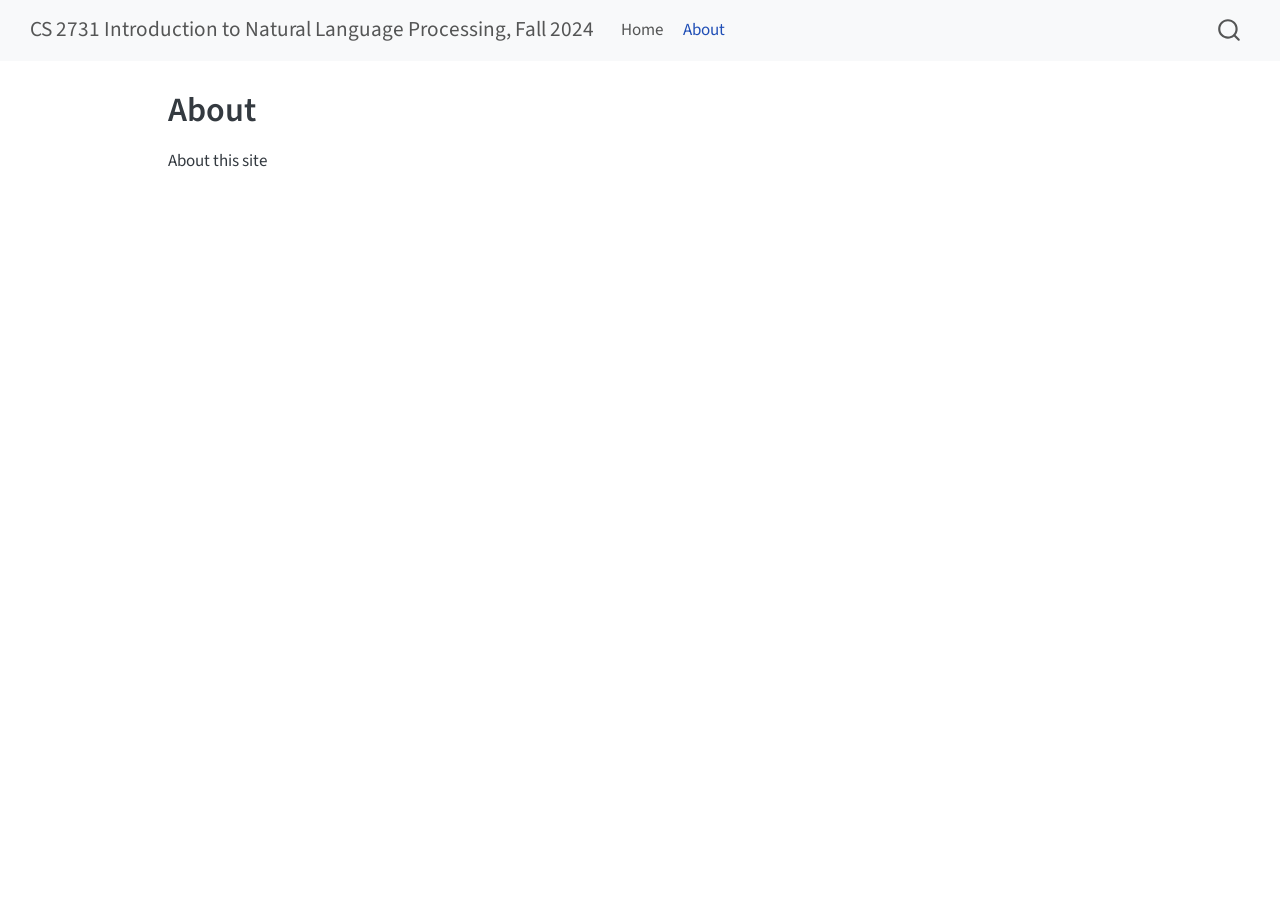
<file: website/_site/about.html>
<!DOCTYPE html>
<html xmlns="http://www.w3.org/1999/xhtml" lang="en" xml:lang="en"><head>

<meta charset="utf-8">
<meta name="generator" content="quarto-1.5.55">

<meta name="viewport" content="width=device-width, initial-scale=1.0, user-scalable=yes">


<title>About – CS 2731 Introduction to Natural Language Processing, Fall 2024</title>
<style>
code{white-space: pre-wrap;}
span.smallcaps{font-variant: small-caps;}
div.columns{display: flex; gap: min(4vw, 1.5em);}
div.column{flex: auto; overflow-x: auto;}
div.hanging-indent{margin-left: 1.5em; text-indent: -1.5em;}
ul.task-list{list-style: none;}
ul.task-list li input[type="checkbox"] {
  width: 0.8em;
  margin: 0 0.8em 0.2em -1em; /* quarto-specific, see https://github.com/quarto-dev/quarto-cli/issues/4556 */ 
  vertical-align: middle;
}
</style>


<script src="site_libs/quarto-nav/quarto-nav.js"></script>
<script src="site_libs/quarto-nav/headroom.min.js"></script>
<script src="site_libs/clipboard/clipboard.min.js"></script>
<script src="site_libs/quarto-search/autocomplete.umd.js"></script>
<script src="site_libs/quarto-search/fuse.min.js"></script>
<script src="site_libs/quarto-search/quarto-search.js"></script>
<meta name="quarto:offset" content="./">
<script src="site_libs/quarto-html/quarto.js"></script>
<script src="site_libs/quarto-html/popper.min.js"></script>
<script src="site_libs/quarto-html/tippy.umd.min.js"></script>
<script src="site_libs/quarto-html/anchor.min.js"></script>
<link href="site_libs/quarto-html/tippy.css" rel="stylesheet">
<link href="site_libs/quarto-html/quarto-syntax-highlighting.css" rel="stylesheet" id="quarto-text-highlighting-styles">
<script src="site_libs/bootstrap/bootstrap.min.js"></script>
<link href="site_libs/bootstrap/bootstrap-icons.css" rel="stylesheet">
<link href="site_libs/bootstrap/bootstrap.min.css" rel="stylesheet" id="quarto-bootstrap" data-mode="light">
<script id="quarto-search-options" type="application/json">{
  "location": "navbar",
  "copy-button": false,
  "collapse-after": 3,
  "panel-placement": "end",
  "type": "overlay",
  "limit": 50,
  "keyboard-shortcut": [
    "f",
    "/",
    "s"
  ],
  "show-item-context": false,
  "language": {
    "search-no-results-text": "No results",
    "search-matching-documents-text": "matching documents",
    "search-copy-link-title": "Copy link to search",
    "search-hide-matches-text": "Hide additional matches",
    "search-more-match-text": "more match in this document",
    "search-more-matches-text": "more matches in this document",
    "search-clear-button-title": "Clear",
    "search-text-placeholder": "",
    "search-detached-cancel-button-title": "Cancel",
    "search-submit-button-title": "Submit",
    "search-label": "Search"
  }
}</script>


<link rel="stylesheet" href="styles.css">
</head>

<body class="nav-fixed">

<div id="quarto-search-results"></div>
  <header id="quarto-header" class="headroom fixed-top">
    <nav class="navbar navbar-expand-lg " data-bs-theme="dark">
      <div class="navbar-container container-fluid">
      <div class="navbar-brand-container mx-auto">
    <a class="navbar-brand" href="./index.html">
    <span class="navbar-title">CS 2731 Introduction to Natural Language Processing, Fall 2024</span>
    </a>
  </div>
            <div id="quarto-search" class="" title="Search"></div>
          <button class="navbar-toggler" type="button" data-bs-toggle="collapse" data-bs-target="#navbarCollapse" aria-controls="navbarCollapse" role="menu" aria-expanded="false" aria-label="Toggle navigation" onclick="if (window.quartoToggleHeadroom) { window.quartoToggleHeadroom(); }">
  <span class="navbar-toggler-icon"></span>
</button>
          <div class="collapse navbar-collapse" id="navbarCollapse">
            <ul class="navbar-nav navbar-nav-scroll me-auto">
  <li class="nav-item">
    <a class="nav-link" href="./index.html"> 
<span class="menu-text">Home</span></a>
  </li>  
  <li class="nav-item">
    <a class="nav-link active" href="./about.html" aria-current="page"> 
<span class="menu-text">About</span></a>
  </li>  
</ul>
          </div> <!-- /navcollapse -->
            <div class="quarto-navbar-tools">
</div>
      </div> <!-- /container-fluid -->
    </nav>
</header>
<!-- content -->
<div id="quarto-content" class="quarto-container page-columns page-rows-contents page-layout-article page-navbar">
<!-- sidebar -->
<!-- margin-sidebar -->
    <div id="quarto-margin-sidebar" class="sidebar margin-sidebar zindex-bottom">
        
    </div>
<!-- main -->
<main class="content" id="quarto-document-content">

<header id="title-block-header" class="quarto-title-block default">
<div class="quarto-title">
<h1 class="title">About</h1>
</div>



<div class="quarto-title-meta">

    
  
    
  </div>
  


</header>


<p>About this site</p>



</main> <!-- /main -->
<script id="quarto-html-after-body" type="application/javascript">
window.document.addEventListener("DOMContentLoaded", function (event) {
  const toggleBodyColorMode = (bsSheetEl) => {
    const mode = bsSheetEl.getAttribute("data-mode");
    const bodyEl = window.document.querySelector("body");
    if (mode === "dark") {
      bodyEl.classList.add("quarto-dark");
      bodyEl.classList.remove("quarto-light");
    } else {
      bodyEl.classList.add("quarto-light");
      bodyEl.classList.remove("quarto-dark");
    }
  }
  const toggleBodyColorPrimary = () => {
    const bsSheetEl = window.document.querySelector("link#quarto-bootstrap");
    if (bsSheetEl) {
      toggleBodyColorMode(bsSheetEl);
    }
  }
  toggleBodyColorPrimary();  
  const icon = "";
  const anchorJS = new window.AnchorJS();
  anchorJS.options = {
    placement: 'right',
    icon: icon
  };
  anchorJS.add('.anchored');
  const isCodeAnnotation = (el) => {
    for (const clz of el.classList) {
      if (clz.startsWith('code-annotation-')) {                     
        return true;
      }
    }
    return false;
  }
  const onCopySuccess = function(e) {
    // button target
    const button = e.trigger;
    // don't keep focus
    button.blur();
    // flash "checked"
    button.classList.add('code-copy-button-checked');
    var currentTitle = button.getAttribute("title");
    button.setAttribute("title", "Copied!");
    let tooltip;
    if (window.bootstrap) {
      button.setAttribute("data-bs-toggle", "tooltip");
      button.setAttribute("data-bs-placement", "left");
      button.setAttribute("data-bs-title", "Copied!");
      tooltip = new bootstrap.Tooltip(button, 
        { trigger: "manual", 
          customClass: "code-copy-button-tooltip",
          offset: [0, -8]});
      tooltip.show();    
    }
    setTimeout(function() {
      if (tooltip) {
        tooltip.hide();
        button.removeAttribute("data-bs-title");
        button.removeAttribute("data-bs-toggle");
        button.removeAttribute("data-bs-placement");
      }
      button.setAttribute("title", currentTitle);
      button.classList.remove('code-copy-button-checked');
    }, 1000);
    // clear code selection
    e.clearSelection();
  }
  const getTextToCopy = function(trigger) {
      const codeEl = trigger.previousElementSibling.cloneNode(true);
      for (const childEl of codeEl.children) {
        if (isCodeAnnotation(childEl)) {
          childEl.remove();
        }
      }
      return codeEl.innerText;
  }
  const clipboard = new window.ClipboardJS('.code-copy-button:not([data-in-quarto-modal])', {
    text: getTextToCopy
  });
  clipboard.on('success', onCopySuccess);
  if (window.document.getElementById('quarto-embedded-source-code-modal')) {
    // For code content inside modals, clipBoardJS needs to be initialized with a container option
    // TODO: Check when it could be a function (https://github.com/zenorocha/clipboard.js/issues/860)
    const clipboardModal = new window.ClipboardJS('.code-copy-button[data-in-quarto-modal]', {
      text: getTextToCopy,
      container: window.document.getElementById('quarto-embedded-source-code-modal')
    });
    clipboardModal.on('success', onCopySuccess);
  }
    var localhostRegex = new RegExp(/^(?:http|https):\/\/localhost\:?[0-9]*\//);
    var mailtoRegex = new RegExp(/^mailto:/);
      var filterRegex = new RegExp('/' + window.location.host + '/');
    var isInternal = (href) => {
        return filterRegex.test(href) || localhostRegex.test(href) || mailtoRegex.test(href);
    }
    // Inspect non-navigation links and adorn them if external
 	var links = window.document.querySelectorAll('a[href]:not(.nav-link):not(.navbar-brand):not(.toc-action):not(.sidebar-link):not(.sidebar-item-toggle):not(.pagination-link):not(.no-external):not([aria-hidden]):not(.dropdown-item):not(.quarto-navigation-tool):not(.about-link)');
    for (var i=0; i<links.length; i++) {
      const link = links[i];
      if (!isInternal(link.href)) {
        // undo the damage that might have been done by quarto-nav.js in the case of
        // links that we want to consider external
        if (link.dataset.originalHref !== undefined) {
          link.href = link.dataset.originalHref;
        }
      }
    }
  function tippyHover(el, contentFn, onTriggerFn, onUntriggerFn) {
    const config = {
      allowHTML: true,
      maxWidth: 500,
      delay: 100,
      arrow: false,
      appendTo: function(el) {
          return el.parentElement;
      },
      interactive: true,
      interactiveBorder: 10,
      theme: 'quarto',
      placement: 'bottom-start',
    };
    if (contentFn) {
      config.content = contentFn;
    }
    if (onTriggerFn) {
      config.onTrigger = onTriggerFn;
    }
    if (onUntriggerFn) {
      config.onUntrigger = onUntriggerFn;
    }
    window.tippy(el, config); 
  }
  const noterefs = window.document.querySelectorAll('a[role="doc-noteref"]');
  for (var i=0; i<noterefs.length; i++) {
    const ref = noterefs[i];
    tippyHover(ref, function() {
      // use id or data attribute instead here
      let href = ref.getAttribute('data-footnote-href') || ref.getAttribute('href');
      try { href = new URL(href).hash; } catch {}
      const id = href.replace(/^#\/?/, "");
      const note = window.document.getElementById(id);
      if (note) {
        return note.innerHTML;
      } else {
        return "";
      }
    });
  }
  const xrefs = window.document.querySelectorAll('a.quarto-xref');
  const processXRef = (id, note) => {
    // Strip column container classes
    const stripColumnClz = (el) => {
      el.classList.remove("page-full", "page-columns");
      if (el.children) {
        for (const child of el.children) {
          stripColumnClz(child);
        }
      }
    }
    stripColumnClz(note)
    if (id === null || id.startsWith('sec-')) {
      // Special case sections, only their first couple elements
      const container = document.createElement("div");
      if (note.children && note.children.length > 2) {
        container.appendChild(note.children[0].cloneNode(true));
        for (let i = 1; i < note.children.length; i++) {
          const child = note.children[i];
          if (child.tagName === "P" && child.innerText === "") {
            continue;
          } else {
            container.appendChild(child.cloneNode(true));
            break;
          }
        }
        if (window.Quarto?.typesetMath) {
          window.Quarto.typesetMath(container);
        }
        return container.innerHTML
      } else {
        if (window.Quarto?.typesetMath) {
          window.Quarto.typesetMath(note);
        }
        return note.innerHTML;
      }
    } else {
      // Remove any anchor links if they are present
      const anchorLink = note.querySelector('a.anchorjs-link');
      if (anchorLink) {
        anchorLink.remove();
      }
      if (window.Quarto?.typesetMath) {
        window.Quarto.typesetMath(note);
      }
      // TODO in 1.5, we should make sure this works without a callout special case
      if (note.classList.contains("callout")) {
        return note.outerHTML;
      } else {
        return note.innerHTML;
      }
    }
  }
  for (var i=0; i<xrefs.length; i++) {
    const xref = xrefs[i];
    tippyHover(xref, undefined, function(instance) {
      instance.disable();
      let url = xref.getAttribute('href');
      let hash = undefined; 
      if (url.startsWith('#')) {
        hash = url;
      } else {
        try { hash = new URL(url).hash; } catch {}
      }
      if (hash) {
        const id = hash.replace(/^#\/?/, "");
        const note = window.document.getElementById(id);
        if (note !== null) {
          try {
            const html = processXRef(id, note.cloneNode(true));
            instance.setContent(html);
          } finally {
            instance.enable();
            instance.show();
          }
        } else {
          // See if we can fetch this
          fetch(url.split('#')[0])
          .then(res => res.text())
          .then(html => {
            const parser = new DOMParser();
            const htmlDoc = parser.parseFromString(html, "text/html");
            const note = htmlDoc.getElementById(id);
            if (note !== null) {
              const html = processXRef(id, note);
              instance.setContent(html);
            } 
          }).finally(() => {
            instance.enable();
            instance.show();
          });
        }
      } else {
        // See if we can fetch a full url (with no hash to target)
        // This is a special case and we should probably do some content thinning / targeting
        fetch(url)
        .then(res => res.text())
        .then(html => {
          const parser = new DOMParser();
          const htmlDoc = parser.parseFromString(html, "text/html");
          const note = htmlDoc.querySelector('main.content');
          if (note !== null) {
            // This should only happen for chapter cross references
            // (since there is no id in the URL)
            // remove the first header
            if (note.children.length > 0 && note.children[0].tagName === "HEADER") {
              note.children[0].remove();
            }
            const html = processXRef(null, note);
            instance.setContent(html);
          } 
        }).finally(() => {
          instance.enable();
          instance.show();
        });
      }
    }, function(instance) {
    });
  }
      let selectedAnnoteEl;
      const selectorForAnnotation = ( cell, annotation) => {
        let cellAttr = 'data-code-cell="' + cell + '"';
        let lineAttr = 'data-code-annotation="' +  annotation + '"';
        const selector = 'span[' + cellAttr + '][' + lineAttr + ']';
        return selector;
      }
      const selectCodeLines = (annoteEl) => {
        const doc = window.document;
        const targetCell = annoteEl.getAttribute("data-target-cell");
        const targetAnnotation = annoteEl.getAttribute("data-target-annotation");
        const annoteSpan = window.document.querySelector(selectorForAnnotation(targetCell, targetAnnotation));
        const lines = annoteSpan.getAttribute("data-code-lines").split(",");
        const lineIds = lines.map((line) => {
          return targetCell + "-" + line;
        })
        let top = null;
        let height = null;
        let parent = null;
        if (lineIds.length > 0) {
            //compute the position of the single el (top and bottom and make a div)
            const el = window.document.getElementById(lineIds[0]);
            top = el.offsetTop;
            height = el.offsetHeight;
            parent = el.parentElement.parentElement;
          if (lineIds.length > 1) {
            const lastEl = window.document.getElementById(lineIds[lineIds.length - 1]);
            const bottom = lastEl.offsetTop + lastEl.offsetHeight;
            height = bottom - top;
          }
          if (top !== null && height !== null && parent !== null) {
            // cook up a div (if necessary) and position it 
            let div = window.document.getElementById("code-annotation-line-highlight");
            if (div === null) {
              div = window.document.createElement("div");
              div.setAttribute("id", "code-annotation-line-highlight");
              div.style.position = 'absolute';
              parent.appendChild(div);
            }
            div.style.top = top - 2 + "px";
            div.style.height = height + 4 + "px";
            div.style.left = 0;
            let gutterDiv = window.document.getElementById("code-annotation-line-highlight-gutter");
            if (gutterDiv === null) {
              gutterDiv = window.document.createElement("div");
              gutterDiv.setAttribute("id", "code-annotation-line-highlight-gutter");
              gutterDiv.style.position = 'absolute';
              const codeCell = window.document.getElementById(targetCell);
              const gutter = codeCell.querySelector('.code-annotation-gutter');
              gutter.appendChild(gutterDiv);
            }
            gutterDiv.style.top = top - 2 + "px";
            gutterDiv.style.height = height + 4 + "px";
          }
          selectedAnnoteEl = annoteEl;
        }
      };
      const unselectCodeLines = () => {
        const elementsIds = ["code-annotation-line-highlight", "code-annotation-line-highlight-gutter"];
        elementsIds.forEach((elId) => {
          const div = window.document.getElementById(elId);
          if (div) {
            div.remove();
          }
        });
        selectedAnnoteEl = undefined;
      };
        // Handle positioning of the toggle
    window.addEventListener(
      "resize",
      throttle(() => {
        elRect = undefined;
        if (selectedAnnoteEl) {
          selectCodeLines(selectedAnnoteEl);
        }
      }, 10)
    );
    function throttle(fn, ms) {
    let throttle = false;
    let timer;
      return (...args) => {
        if(!throttle) { // first call gets through
            fn.apply(this, args);
            throttle = true;
        } else { // all the others get throttled
            if(timer) clearTimeout(timer); // cancel #2
            timer = setTimeout(() => {
              fn.apply(this, args);
              timer = throttle = false;
            }, ms);
        }
      };
    }
      // Attach click handler to the DT
      const annoteDls = window.document.querySelectorAll('dt[data-target-cell]');
      for (const annoteDlNode of annoteDls) {
        annoteDlNode.addEventListener('click', (event) => {
          const clickedEl = event.target;
          if (clickedEl !== selectedAnnoteEl) {
            unselectCodeLines();
            const activeEl = window.document.querySelector('dt[data-target-cell].code-annotation-active');
            if (activeEl) {
              activeEl.classList.remove('code-annotation-active');
            }
            selectCodeLines(clickedEl);
            clickedEl.classList.add('code-annotation-active');
          } else {
            // Unselect the line
            unselectCodeLines();
            clickedEl.classList.remove('code-annotation-active');
          }
        });
      }
  const findCites = (el) => {
    const parentEl = el.parentElement;
    if (parentEl) {
      const cites = parentEl.dataset.cites;
      if (cites) {
        return {
          el,
          cites: cites.split(' ')
        };
      } else {
        return findCites(el.parentElement)
      }
    } else {
      return undefined;
    }
  };
  var bibliorefs = window.document.querySelectorAll('a[role="doc-biblioref"]');
  for (var i=0; i<bibliorefs.length; i++) {
    const ref = bibliorefs[i];
    const citeInfo = findCites(ref);
    if (citeInfo) {
      tippyHover(citeInfo.el, function() {
        var popup = window.document.createElement('div');
        citeInfo.cites.forEach(function(cite) {
          var citeDiv = window.document.createElement('div');
          citeDiv.classList.add('hanging-indent');
          citeDiv.classList.add('csl-entry');
          var biblioDiv = window.document.getElementById('ref-' + cite);
          if (biblioDiv) {
            citeDiv.innerHTML = biblioDiv.innerHTML;
          }
          popup.appendChild(citeDiv);
        });
        return popup.innerHTML;
      });
    }
  }
});
</script>
</div> <!-- /content -->




</body></html>
</file>
<file: docs/site_libs/quarto-html/tippy.css>
.tippy-box[data-animation=fade][data-state=hidden]{opacity:0}[data-tippy-root]{max-width:calc(100vw - 10px)}.tippy-box{position:relative;background-color:#333;color:#fff;border-radius:4px;font-size:14px;line-height:1.4;white-space:normal;outline:0;transition-property:transform,visibility,opacity}.tippy-box[data-placement^=top]>.tippy-arrow{bottom:0}.tippy-box[data-placement^=top]>.tippy-arrow:before{bottom:-7px;left:0;border-width:8px 8px 0;border-top-color:initial;transform-origin:center top}.tippy-box[data-placement^=bottom]>.tippy-arrow{top:0}.tippy-box[data-placement^=bottom]>.tippy-arrow:before{top:-7px;left:0;border-width:0 8px 8px;border-bottom-color:initial;transform-origin:center bottom}.tippy-box[data-placement^=left]>.tippy-arrow{right:0}.tippy-box[data-placement^=left]>.tippy-arrow:before{border-width:8px 0 8px 8px;border-left-color:initial;right:-7px;transform-origin:center left}.tippy-box[data-placement^=right]>.tippy-arrow{left:0}.tippy-box[data-placement^=right]>.tippy-arrow:before{left:-7px;border-width:8px 8px 8px 0;border-right-color:initial;transform-origin:center right}.tippy-box[data-inertia][data-state=visible]{transition-timing-function:cubic-bezier(.54,1.5,.38,1.11)}.tippy-arrow{width:16px;height:16px;color:#333}.tippy-arrow:before{content:"";position:absolute;border-color:transparent;border-style:solid}.tippy-content{position:relative;padding:5px 9px;z-index:1}
</file>
<file: docs/site_libs/quarto-html/quarto-syntax-highlighting.css>
/* quarto syntax highlight colors */
:root {
  --quarto-hl-ot-color: #003B4F;
  --quarto-hl-at-color: #657422;
  --quarto-hl-ss-color: #20794D;
  --quarto-hl-an-color: #5E5E5E;
  --quarto-hl-fu-color: #4758AB;
  --quarto-hl-st-color: #20794D;
  --quarto-hl-cf-color: #003B4F;
  --quarto-hl-op-color: #5E5E5E;
  --quarto-hl-er-color: #AD0000;
  --quarto-hl-bn-color: #AD0000;
  --quarto-hl-al-color: #AD0000;
  --quarto-hl-va-color: #111111;
  --quarto-hl-bu-color: inherit;
  --quarto-hl-ex-color: inherit;
  --quarto-hl-pp-color: #AD0000;
  --quarto-hl-in-color: #5E5E5E;
  --quarto-hl-vs-color: #20794D;
  --quarto-hl-wa-color: #5E5E5E;
  --quarto-hl-do-color: #5E5E5E;
  --quarto-hl-im-color: #00769E;
  --quarto-hl-ch-color: #20794D;
  --quarto-hl-dt-color: #AD0000;
  --quarto-hl-fl-color: #AD0000;
  --quarto-hl-co-color: #5E5E5E;
  --quarto-hl-cv-color: #5E5E5E;
  --quarto-hl-cn-color: #8f5902;
  --quarto-hl-sc-color: #5E5E5E;
  --quarto-hl-dv-color: #AD0000;
  --quarto-hl-kw-color: #003B4F;
}

/* other quarto variables */
:root {
  --quarto-font-monospace: SFMono-Regular, Menlo, Monaco, Consolas, "Liberation Mono", "Courier New", monospace;
}

pre > code.sourceCode > span {
  color: #003B4F;
}

code span {
  color: #003B4F;
}

code.sourceCode > span {
  color: #003B4F;
}

div.sourceCode,
div.sourceCode pre.sourceCode {
  color: #003B4F;
}

code span.ot {
  color: #003B4F;
  font-style: inherit;
}

code span.at {
  color: #657422;
  font-style: inherit;
}

code span.ss {
  color: #20794D;
  font-style: inherit;
}

code span.an {
  color: #5E5E5E;
  font-style: inherit;
}

code span.fu {
  color: #4758AB;
  font-style: inherit;
}

code span.st {
  color: #20794D;
  font-style: inherit;
}

code span.cf {
  color: #003B4F;
  font-weight: bold;
  font-style: inherit;
}

code span.op {
  color: #5E5E5E;
  font-style: inherit;
}

code span.er {
  color: #AD0000;
  font-style: inherit;
}

code span.bn {
  color: #AD0000;
  font-style: inherit;
}

code span.al {
  color: #AD0000;
  font-style: inherit;
}

code span.va {
  color: #111111;
  font-style: inherit;
}

code span.bu {
  font-style: inherit;
}

code span.ex {
  font-style: inherit;
}

code span.pp {
  color: #AD0000;
  font-style: inherit;
}

code span.in {
  color: #5E5E5E;
  font-style: inherit;
}

code span.vs {
  color: #20794D;
  font-style: inherit;
}

code span.wa {
  color: #5E5E5E;
  font-style: italic;
}

code span.do {
  color: #5E5E5E;
  font-style: italic;
}

code span.im {
  color: #00769E;
  font-style: inherit;
}

code span.ch {
  color: #20794D;
  font-style: inherit;
}

code span.dt {
  color: #AD0000;
  font-style: inherit;
}

code span.fl {
  color: #AD0000;
  font-style: inherit;
}

code span.co {
  color: #5E5E5E;
  font-style: inherit;
}

code span.cv {
  color: #5E5E5E;
  font-style: italic;
}

code span.cn {
  color: #8f5902;
  font-style: inherit;
}

code span.sc {
  color: #5E5E5E;
  font-style: inherit;
}

code span.dv {
  color: #AD0000;
  font-style: inherit;
}

code span.kw {
  color: #003B4F;
  font-weight: bold;
  font-style: inherit;
}

.prevent-inlining {
  content: "</";
}

/*# sourceMappingURL=debc5d5d77c3f9108843748ff7464032.css.map */
</file>
<file: docs/styles.css>
/* css styles */

figcaption {
	text-align: right;
}

table.schedule {
	width: 800px;
	/* table-layout: fixed; */
}

tr {
	border: solid;
	border-color: #aaaaaa;
	border-width: 1px 0;
}

tr:first-child {
  border-top: none;
}
tr:last-child {
  border-bottom: none;
}

th, td {
	padding: 8px;
}

.title {
	text-align: center;
}

.navbar {
	background-color: #e0e0e0;
}
</file>
<file: website/_site/site_libs/quarto-html/tippy.css>
.tippy-box[data-animation=fade][data-state=hidden]{opacity:0}[data-tippy-root]{max-width:calc(100vw - 10px)}.tippy-box{position:relative;background-color:#333;color:#fff;border-radius:4px;font-size:14px;line-height:1.4;white-space:normal;outline:0;transition-property:transform,visibility,opacity}.tippy-box[data-placement^=top]>.tippy-arrow{bottom:0}.tippy-box[data-placement^=top]>.tippy-arrow:before{bottom:-7px;left:0;border-width:8px 8px 0;border-top-color:initial;transform-origin:center top}.tippy-box[data-placement^=bottom]>.tippy-arrow{top:0}.tippy-box[data-placement^=bottom]>.tippy-arrow:before{top:-7px;left:0;border-width:0 8px 8px;border-bottom-color:initial;transform-origin:center bottom}.tippy-box[data-placement^=left]>.tippy-arrow{right:0}.tippy-box[data-placement^=left]>.tippy-arrow:before{border-width:8px 0 8px 8px;border-left-color:initial;right:-7px;transform-origin:center left}.tippy-box[data-placement^=right]>.tippy-arrow{left:0}.tippy-box[data-placement^=right]>.tippy-arrow:before{left:-7px;border-width:8px 8px 8px 0;border-right-color:initial;transform-origin:center right}.tippy-box[data-inertia][data-state=visible]{transition-timing-function:cubic-bezier(.54,1.5,.38,1.11)}.tippy-arrow{width:16px;height:16px;color:#333}.tippy-arrow:before{content:"";position:absolute;border-color:transparent;border-style:solid}.tippy-content{position:relative;padding:5px 9px;z-index:1}
</file>
<file: website/_site/site_libs/quarto-html/quarto-syntax-highlighting.css>
/* quarto syntax highlight colors */
:root {
  --quarto-hl-ot-color: #003B4F;
  --quarto-hl-at-color: #657422;
  --quarto-hl-ss-color: #20794D;
  --quarto-hl-an-color: #5E5E5E;
  --quarto-hl-fu-color: #4758AB;
  --quarto-hl-st-color: #20794D;
  --quarto-hl-cf-color: #003B4F;
  --quarto-hl-op-color: #5E5E5E;
  --quarto-hl-er-color: #AD0000;
  --quarto-hl-bn-color: #AD0000;
  --quarto-hl-al-color: #AD0000;
  --quarto-hl-va-color: #111111;
  --quarto-hl-bu-color: inherit;
  --quarto-hl-ex-color: inherit;
  --quarto-hl-pp-color: #AD0000;
  --quarto-hl-in-color: #5E5E5E;
  --quarto-hl-vs-color: #20794D;
  --quarto-hl-wa-color: #5E5E5E;
  --quarto-hl-do-color: #5E5E5E;
  --quarto-hl-im-color: #00769E;
  --quarto-hl-ch-color: #20794D;
  --quarto-hl-dt-color: #AD0000;
  --quarto-hl-fl-color: #AD0000;
  --quarto-hl-co-color: #5E5E5E;
  --quarto-hl-cv-color: #5E5E5E;
  --quarto-hl-cn-color: #8f5902;
  --quarto-hl-sc-color: #5E5E5E;
  --quarto-hl-dv-color: #AD0000;
  --quarto-hl-kw-color: #003B4F;
}

/* other quarto variables */
:root {
  --quarto-font-monospace: SFMono-Regular, Menlo, Monaco, Consolas, "Liberation Mono", "Courier New", monospace;
}

pre > code.sourceCode > span {
  color: #003B4F;
}

code span {
  color: #003B4F;
}

code.sourceCode > span {
  color: #003B4F;
}

div.sourceCode,
div.sourceCode pre.sourceCode {
  color: #003B4F;
}

code span.ot {
  color: #003B4F;
  font-style: inherit;
}

code span.at {
  color: #657422;
  font-style: inherit;
}

code span.ss {
  color: #20794D;
  font-style: inherit;
}

code span.an {
  color: #5E5E5E;
  font-style: inherit;
}

code span.fu {
  color: #4758AB;
  font-style: inherit;
}

code span.st {
  color: #20794D;
  font-style: inherit;
}

code span.cf {
  color: #003B4F;
  font-weight: bold;
  font-style: inherit;
}

code span.op {
  color: #5E5E5E;
  font-style: inherit;
}

code span.er {
  color: #AD0000;
  font-style: inherit;
}

code span.bn {
  color: #AD0000;
  font-style: inherit;
}

code span.al {
  color: #AD0000;
  font-style: inherit;
}

code span.va {
  color: #111111;
  font-style: inherit;
}

code span.bu {
  font-style: inherit;
}

code span.ex {
  font-style: inherit;
}

code span.pp {
  color: #AD0000;
  font-style: inherit;
}

code span.in {
  color: #5E5E5E;
  font-style: inherit;
}

code span.vs {
  color: #20794D;
  font-style: inherit;
}

code span.wa {
  color: #5E5E5E;
  font-style: italic;
}

code span.do {
  color: #5E5E5E;
  font-style: italic;
}

code span.im {
  color: #00769E;
  font-style: inherit;
}

code span.ch {
  color: #20794D;
  font-style: inherit;
}

code span.dt {
  color: #AD0000;
  font-style: inherit;
}

code span.fl {
  color: #AD0000;
  font-style: inherit;
}

code span.co {
  color: #5E5E5E;
  font-style: inherit;
}

code span.cv {
  color: #5E5E5E;
  font-style: italic;
}

code span.cn {
  color: #8f5902;
  font-style: inherit;
}

code span.sc {
  color: #5E5E5E;
  font-style: inherit;
}

code span.dv {
  color: #AD0000;
  font-style: inherit;
}

code span.kw {
  color: #003B4F;
  font-weight: bold;
  font-style: inherit;
}

.prevent-inlining {
  content: "</";
}

/*# sourceMappingURL=debc5d5d77c3f9108843748ff7464032.css.map */
</file>
<file: website/_site/styles.css>
/* css styles */
</file>
